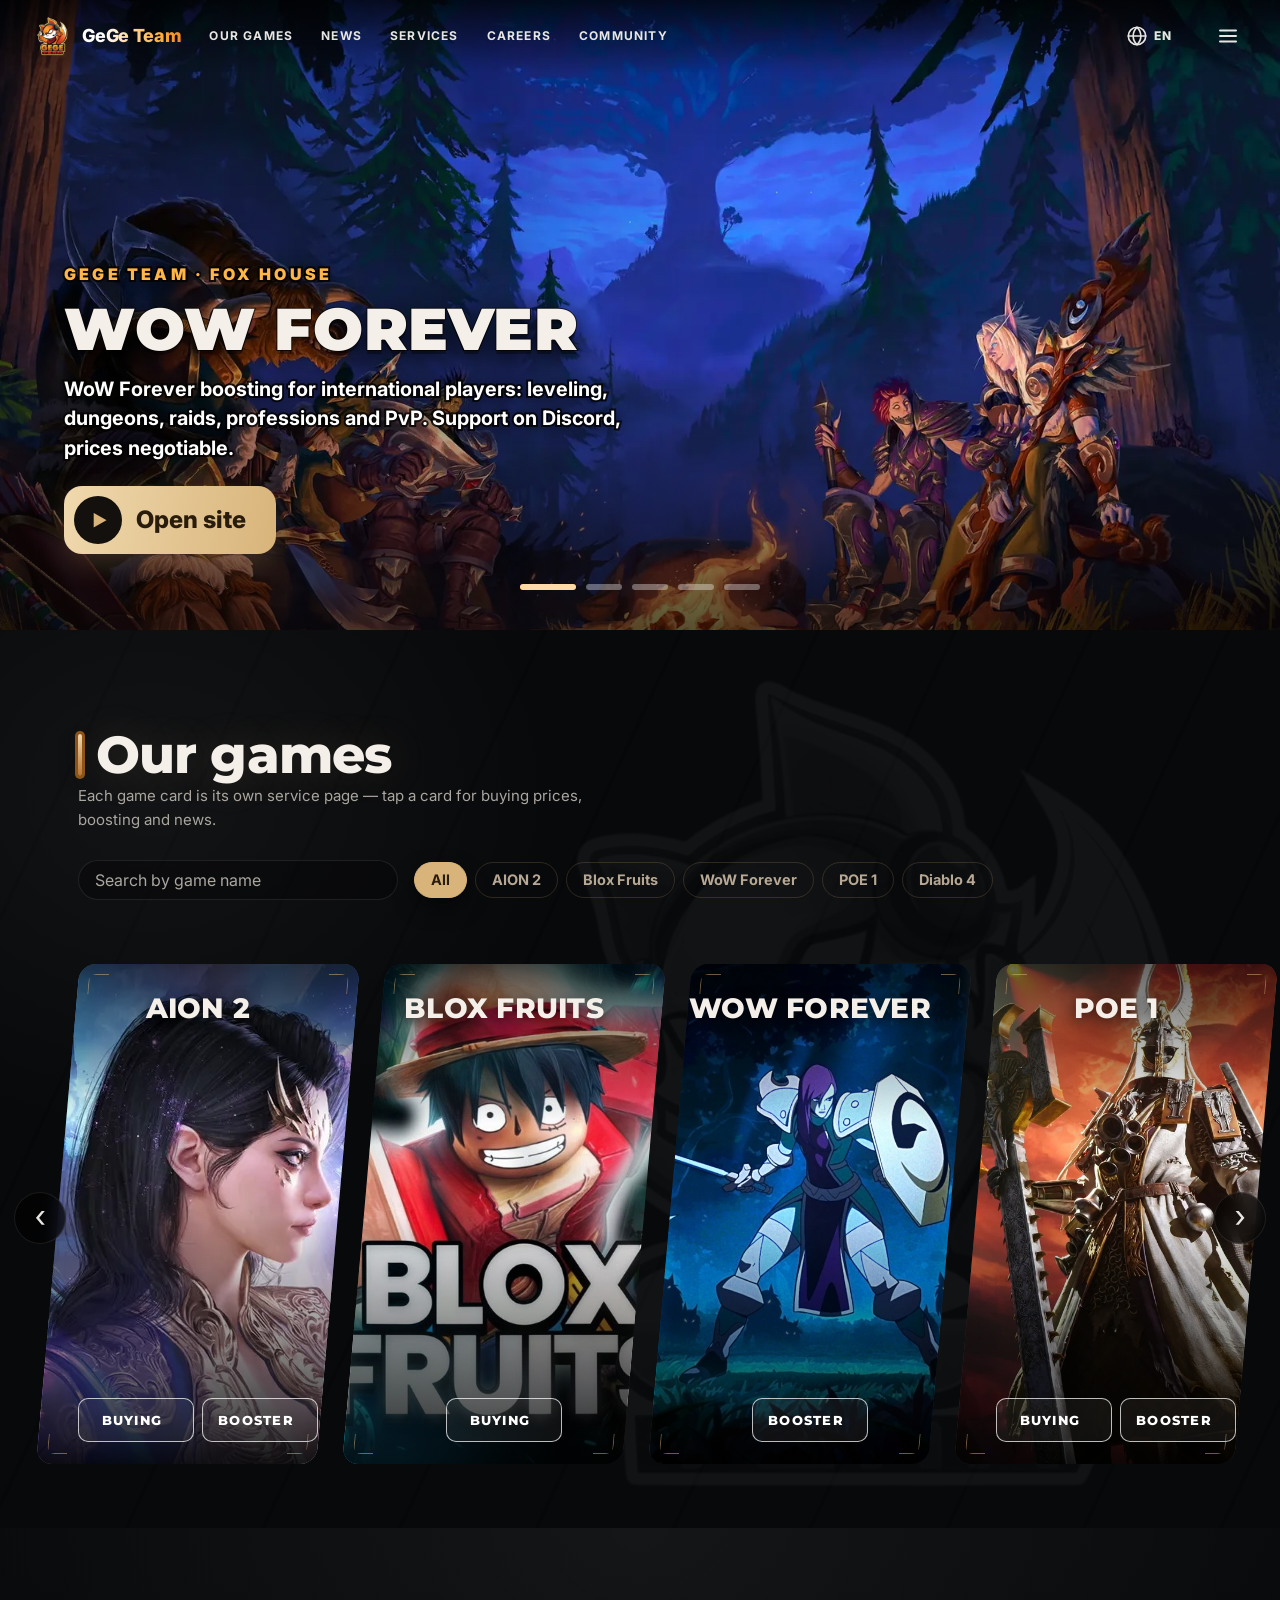
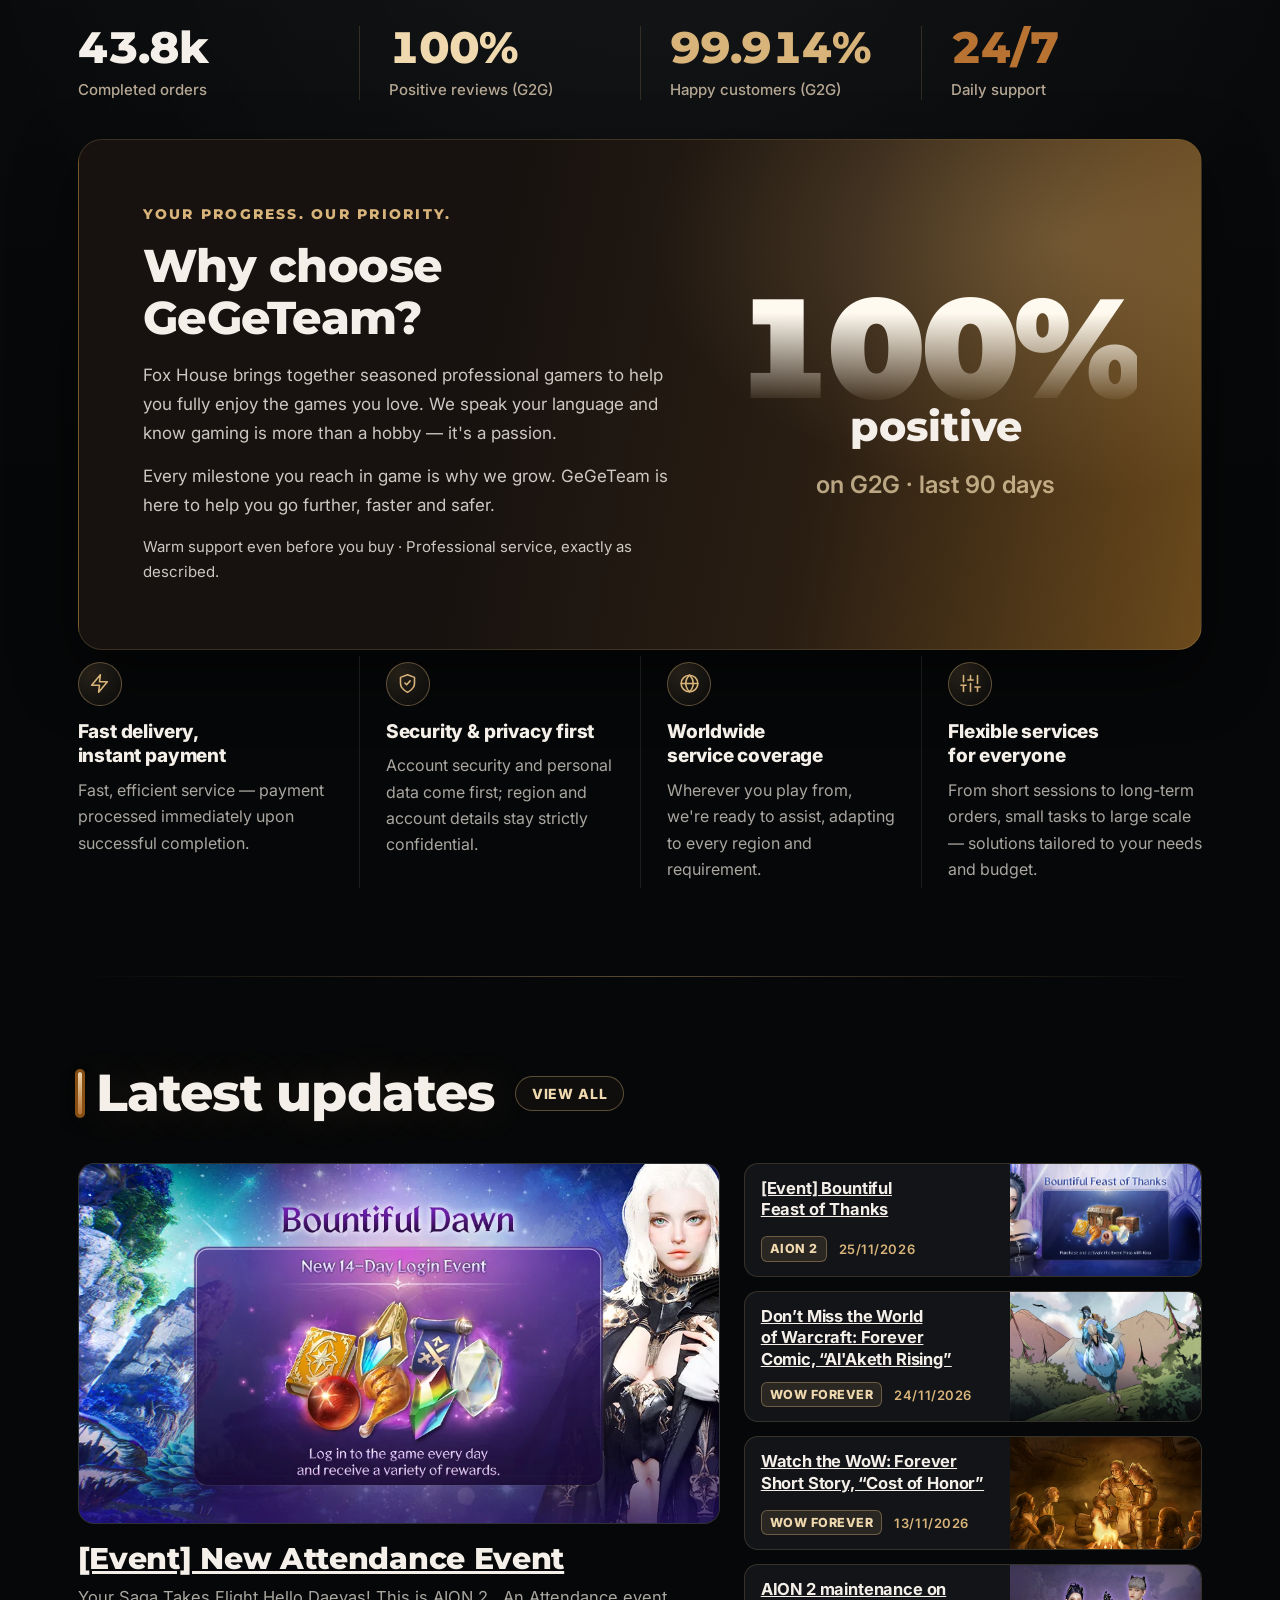
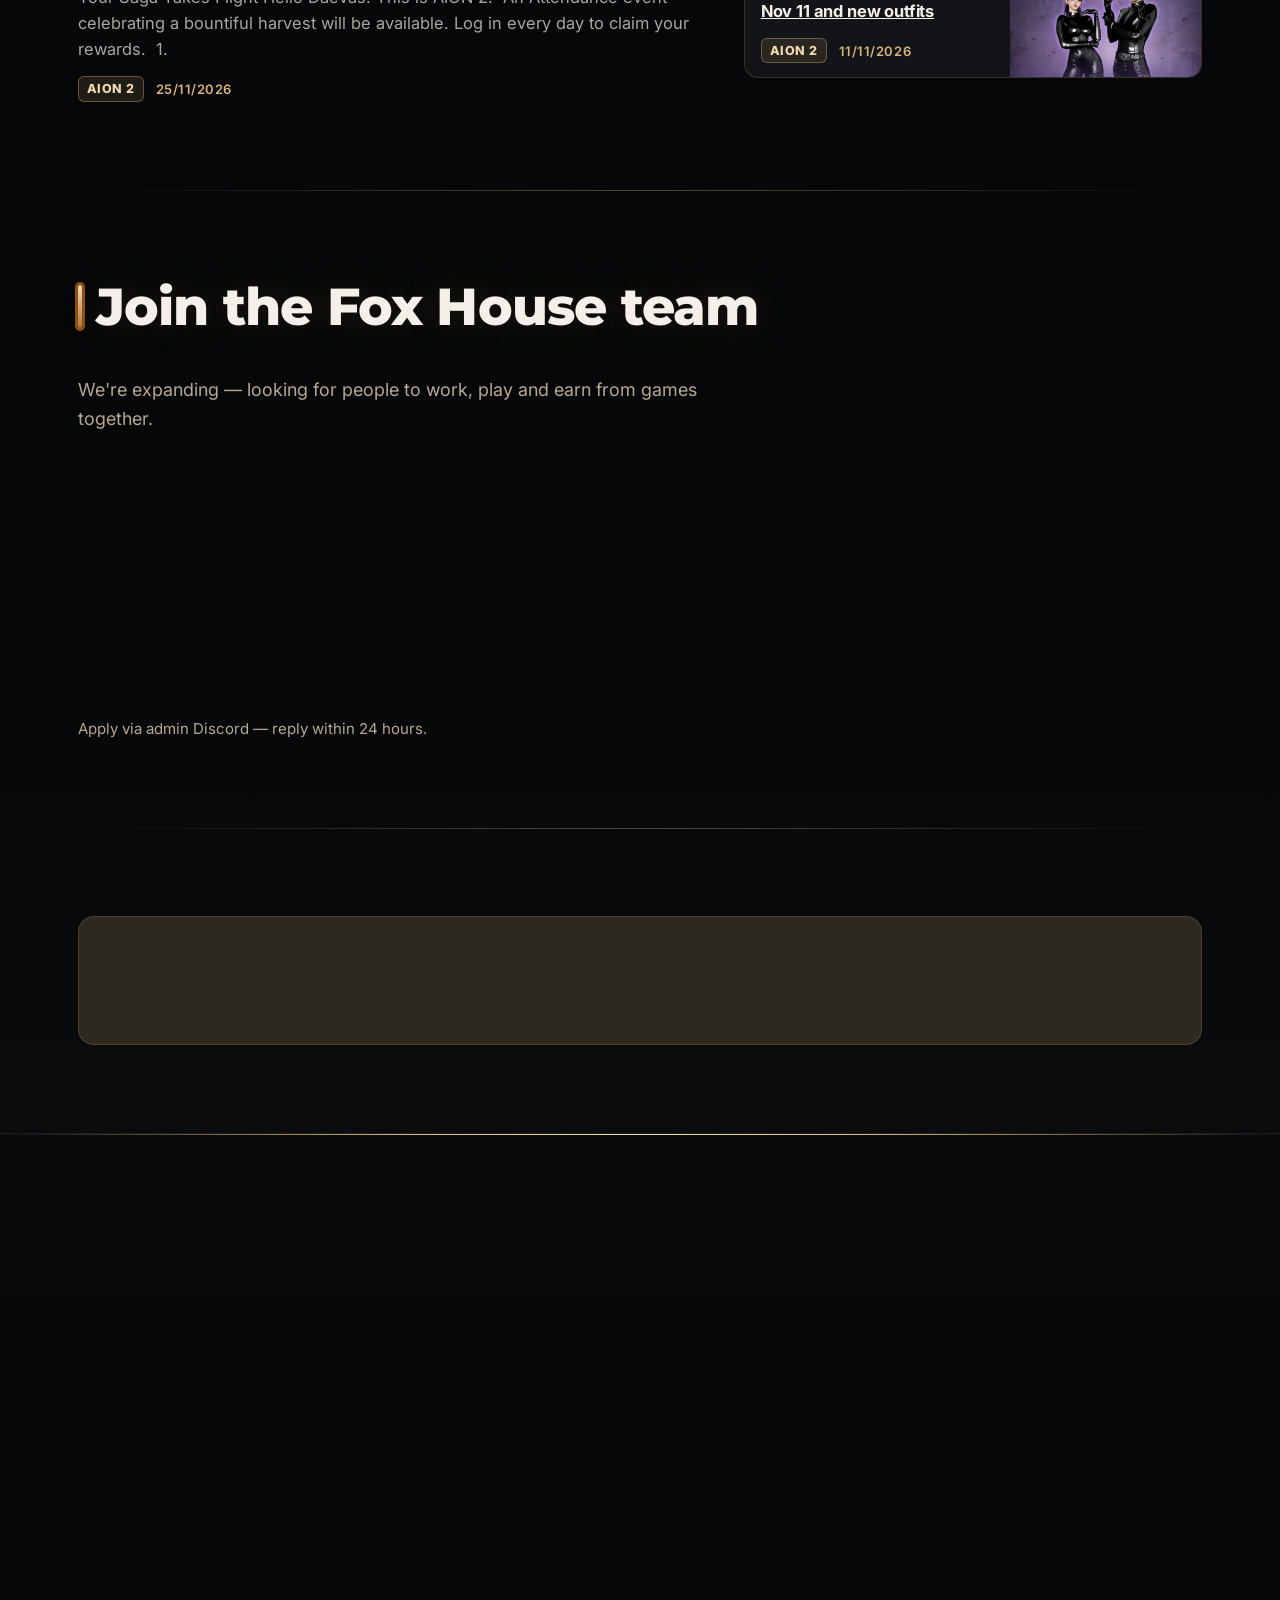
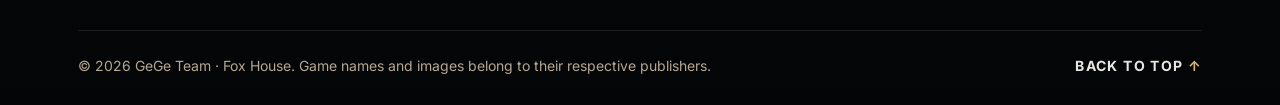
<file: index.html>
<!doctype html>
<html lang="vi">
<head>
  <meta charset="utf-8">
  <meta name="viewport" content="width=device-width, initial-scale=1">
  <title>GeGe Team (Nhà Cáo) — Cộng đồng và giao dịch game</title>
  <meta name="description" content="GeGe Team (Nhà Cáo) là cộng đồng game thủ và đội giao dịch game Việt Nam. Chọn game, xem tin tức và kết nối với team qua Zalo, Facebook.">
  <meta property="og:title" content="GeGe Team (Nhà Cáo)">
  <meta property="og:description" content="Cộng đồng game thủ và đội giao dịch game Việt Nam.">
  <meta property="og:type" content="website">
  <meta property="og:image" content="assets/logo.webp">
  <link rel="icon" href="assets/favicon.png" type="image/png">
  <link rel="preconnect" href="https://fonts.googleapis.com">
  <link rel="preconnect" href="https://fonts.gstatic.com" crossorigin>
  <link href="https://fonts.googleapis.com/css2?family=Inter:wght@400;500;600;700;800&family=Montserrat:wght@700;800;900&display=swap" rel="stylesheet">
  <meta name="theme-color" content="#131211">
  <link rel="stylesheet" href="css/styles.css?v=82">
</head>
<body>
  <a class="skip" href="#games" data-i18n="skip">Đến danh mục game</a>

  <header class="topbar">
    <div class="topbar-in">
      <a class="brand" href="#top">
        <img src="assets/logo.webp" alt="" width="40" height="40">
        <span>GeGe Team</span>
      </a>
      <nav class="nav" aria-label="Điều hướng chính" data-i18n-aria="navLabel">
        <a href="#games" data-i18n="navGames">Game của chúng tôi</a>
        <a href="#news" data-i18n="navNews">Tin tức</a>
        <a href="#about" data-i18n="navAbout">Dịch vụ</a>
        <a href="#recruit" data-i18n="navRecruit">Tuyển dụng</a>
        <a href="#community" data-i18n="navCommunity">Cộng đồng</a>
      </nav>
      <div class="menu-wrap">
      <button class="icon-btn lang-btn" id="lang-btn" type="button" aria-expanded="false" aria-controls="lang-panel" aria-label="Language / Ngôn ngữ">
        <svg viewBox="0 0 24 24" width="22" height="22" fill="none" stroke="currentColor" stroke-width="1.8" stroke-linecap="round" aria-hidden="true"><circle cx="12" cy="12" r="9.5"/><path d="M2.5 12h19M12 2.5c2.8 2.6 4.2 5.8 4.2 9.5s-1.4 6.9-4.2 9.5c-2.8-2.6-4.2-5.8-4.2-9.5S9.2 5.1 12 2.5z"/></svg>
        <span id="lang-label">EN</span>
      </button>
        <div class="menu-panel lang-panel" id="lang-panel" role="group" aria-label="Language" hidden>
          <button type="button" class="lang-item" data-lang="en" aria-pressed="true">English <small>EN</small></button>
          <button type="button" class="lang-item" data-lang="vi" aria-pressed="false">Tiếng Việt <small>VI</small></button>
          <button type="button" class="lang-item" data-lang="id" aria-pressed="false">Bahasa Indonesia <small>ID</small></button>
          <button type="button" class="lang-item" data-lang="fil" aria-pressed="false">Filipino <small>PH</small></button>
          <button type="button" class="lang-item" data-lang="ru" aria-pressed="false">Русский <small>RU</small></button>
        </div>
      </div>
      <div class="menu-wrap">
        <button class="icon-btn" id="menu-btn" type="button" aria-expanded="false" aria-controls="menu-panel" aria-label="Menu">
          <svg viewBox="0 0 24 24" width="24" height="24" fill="none" stroke="currentColor" stroke-width="2" stroke-linecap="round" aria-hidden="true"><path d="M4 6.5h16M4 12h16M4 17.5h16"/></svg>
        </button>
        <div class="menu-panel" id="menu-panel" hidden>
          <button type="button" class="menu-item" data-action="login" data-i18n="menuLogin">Đăng nhập</button>
          <button type="button" class="menu-item" data-action="register" data-i18n="menuRegister">Đăng ký</button>
          <button type="button" class="menu-item" data-action="find" data-i18n="menuFind">Tìm game</button>
          <a class="menu-item" href="https://discord.gg/t2fPyUPGY" target="_blank" rel="noopener" data-i18n="menuZalo">Liên hệ Discord</a>
          <button type="button" class="menu-item" data-action="settings" data-i18n="menuSettings">Cài đặt</button>
        </div>
      </div>
    </div>
  </header>

  <main id="top">
    <section class="hero" aria-roledescription="carousel" aria-label="Nổi bật" data-i18n-aria="heroLabel">
      <div class="hero-slides" id="hero-slides"></div>
      <div class="hero-dots" id="hero-dots" role="group" aria-label="Chọn slide"></div>
    </section>

    <section class="games-section" id="games" aria-labelledby="games-title">
      <div class="wrap">
        <div class="head-row">
          <h2 id="games-title" data-i18n="gamesTitle">Trò chơi của chúng tôi</h2>
          
        </div>
        <p class="games-lead" data-i18n="gamesLead">Mỗi thẻ game là một trang dịch vụ — bấm vào thẻ để xem bảng giá thu mua, booster và tin tức của game đó.</p>
        <div class="filters">
          <label class="search">
            <span class="sr-only" data-i18n="menuFind">Tìm game</span>
            <input id="game-search" type="search" placeholder="Tìm theo tên game" data-i18n-placeholder="searchPh" autocomplete="off">
          </label>
          <div class="chips" id="genre-filters" role="group" aria-label="Lọc theo thể loại" data-i18n-aria="genreLabel"></div>
        </div>
      </div>
      <div class="carousel-wrap">
        <button class="arrow arrow-prev" id="games-prev" type="button" aria-label="Game trước" data-i18n-aria="prevGame">‹</button>
        <div class="carousel" id="game-grid" tabindex="0" aria-label="Danh sách game" data-i18n-aria="gameList"></div>
        <button class="arrow arrow-next" id="games-next" type="button" aria-label="Game sau" data-i18n-aria="nextGame">›</button>
      </div>
      <div class="wrap"><p class="empty" id="game-empty" hidden data-i18n="gameEmpty">Không có game phù hợp. Thử từ khóa khác hoặc chọn "Tất cả".</p></div>
    </section>

    <div class="flow">
    <section class="why" id="why" aria-labelledby="why-title">
      <div class="wrap">
        <div class="why-stats">
          <div class="why-stat"><strong>43.8k</strong><span data-i18n="whyS1">Đơn hàng hoàn tất</span></div>
          <div class="why-stat"><strong>100%</strong><span data-i18n="whyS2">Đánh giá tốt (G2G)</span></div>
          <div class="why-stat"><strong>99.914%</strong><span data-i18n="whyS3">Khách hàng hài lòng (G2G)</span></div>
          <div class="why-stat"><strong>24/7</strong><span data-i18n="whyS4">Hỗ trợ mỗi ngày</span></div>
        </div>
        <div class="why-statement">
          <div>
            <p class="why-eyebrow" data-i18n="whyLead">Tiến độ của bạn. Ưu tiên của chúng tôi.</p>
            <h2 id="why-title" data-i18n="whyTitle">Tại sao chọn GeGeTeam?</h2>
            <p class="why-story" data-i18n="whyStory1">Nhà Cáo quy tụ anh em game thủ chuyên nghiệp để giúp bạn tận hưởng trọn vẹn tựa game mình yêu. Chúng tôi nói ngôn ngữ của bạn và hiểu rằng game không chỉ là sở thích — đó là đam mê.</p>
            <p class="why-story" data-i18n="whyStory2">Mỗi cột mốc bạn đạt được trong game cũng là lý do chúng tôi lớn lên. GeGeTeam ở đây để giúp bạn đi xa hơn, nhanh hơn và an toàn hơn.</p>
            <p class="why-story why-note-inline" data-i18n="whyNote">Hỗ trợ tận tình kể cả khi bạn chưa mua hàng · Dịch vụ chuyên nghiệp, đúng như mô tả.</p>
          </div>
          <div class="why-giant">
            <strong>100%</strong>
            <span class="why-giant-word" data-i18n="whyGiantWord">đánh giá tốt</span>
            <span class="why-giant-sub" data-i18n="whyGiantSub">trên G2G · 90 ngày qua</span>
          </div>
        </div>
        <div class="why-panel">
          <div class="why-grid">
            <article class="why-card">
              <span class="why-icon" aria-hidden="true"><svg viewBox="0 0 24 24"><path d="M13 2 3 14h9l-1 8 10-12h-9l1-8z"/></svg></span>
              <h3 data-i18n="why1Title">Giao hàng nhanh, thanh toán ngay</h3>
              <p data-i18n="why1Text">Dịch vụ nhanh chóng, hiệu quả; thanh toán ngay sau khi hoàn tất thành công.</p>
            </article>
            <article class="why-card">
              <span class="why-icon" aria-hidden="true"><svg viewBox="0 0 24 24"><path d="M12 22s8-3.5 8-10V5l-8-3-8 3v7c0 6.5 8 10 8 10z"/><path d="m9 11.5 2 2 4-4.5"/></svg></span>
              <h3 data-i18n="why2Title">Ưu tiên an toàn & bảo mật</h3>
              <p data-i18n="why2Text">An toàn tài khoản và thông tin cá nhân đặt lên hàng đầu; thông tin khu vực, tài khoản được giữ bí mật.</p>
            </article>
            <article class="why-card">
              <span class="why-icon" aria-hidden="true"><svg viewBox="0 0 24 24"><circle cx="12" cy="12" r="9.5"/><path d="M2.5 12h19M12 2.5c2.8 2.6 4.2 5.8 4.2 9.5s-1.4 6.9-4.2 9.5c-2.8-2.6-4.2-5.8-4.2-9.5S9.2 5.1 12 2.5z"/></svg></span>
              <h3 data-i18n="why3Title">Phục vụ khách hàng toàn cầu</h3>
              <p data-i18n="why3Text">Dù bạn ở đâu, chúng tôi luôn sẵn sàng hỗ trợ, linh hoạt theo từng khu vực và yêu cầu.</p>
            </article>
            <article class="why-card">
              <span class="why-icon" aria-hidden="true"><svg viewBox="0 0 24 24"><path d="M4 21v-7M4 10V3M12 21v-9M12 8V3M20 21v-5M20 12V3M1 14h6M9 8h6M17 16h6"/></svg></span>
              <h3 data-i18n="why4Title">Dịch vụ linh hoạt cho mọi nhu cầu</h3>
              <p data-i18n="why4Text">Từ đơn ngắn hạn đến dài hạn, nhỏ lẻ đến quy mô lớn — luôn có giải pháp hợp nhu cầu và ngân sách.</p>
            </article>
          </div>
        </div>
      </div>
    </section>

    <section class="news-section" id="news" aria-labelledby="news-title">
      <div class="wrap">
        <div class="head-row">
          <h2 id="news-title" data-i18n="newsTitle">Cập nhật mới nhất</h2>
          <button class="tag-btn" id="news-more" type="button">Xem tất cả</button>
        </div>
        <div class="news-grid">
          <div id="news-featured"></div>
          <div class="news-list" id="news-list"></div>
        </div>
      </div>
    </section>

    <section class="recruit" id="recruit" aria-labelledby="recruit-title">
      <div class="wrap">
        <div class="head-row"><h2 id="recruit-title" data-i18n="recruitTitle">Tuyển dụng Nhà Cáo</h2></div>
        <p class="services-lead" data-i18n="recruitLead">Team đang mở rộng — tìm anh em cùng làm, cùng chơi, cùng kiếm tiền từ game.</p>
        <div class="rec-grid">
          <article class="rec-card">
            <span class="why-icon" aria-hidden="true"><svg viewBox="0 0 24 24"><path d="M13 2 3 14h9l-1 8 10-12h-9l1-8z"/></svg></span>
            <h3 data-i18n="recruit1Title">Booster (cày thuê)</h3>
            <p data-i18n="recruit1Text">Nhận đơn cày cấp, dungeon, raid, PvP theo game bạn thạo. Chủ động thời gian, chia sẻ doanh thu rõ ràng.</p>
            <a class="rec-apply" href="https://discord.gg/t2fPyUPGY" target="_blank" rel="noopener"><span data-i18n="recruitApply">Ứng tuyển</span> →</a>
          </article>
          <article class="rec-card">
            <span class="why-icon" aria-hidden="true"><svg viewBox="0 0 24 24"><path d="M4 14v-2a8 8 0 0 1 16 0v2"/><rect x="3" y="14" width="4" height="6" rx="1.5"/><rect x="17" y="14" width="4" height="6" rx="1.5"/></svg></span>
            <h3 data-i18n="recruit2Title">Support & trực đơn</h3>
            <p data-i18n="recruit2Text">Trực Discord/Zalo, báo giá và chăm sóc khách. Ca linh hoạt, đào tạo từ đầu.</p>
            <a class="rec-apply" href="https://discord.gg/t2fPyUPGY" target="_blank" rel="noopener"><span data-i18n="recruitApply">Ứng tuyển</span> →</a>
          </article>
        </div>
        <p class="rec-note" data-i18n="recruitNote">Ứng tuyển qua Discord admin — phản hồi trong 24 giờ.</p>
      </div>
    </section>

    <section class="cta" id="community">
      <div class="wrap">
        <div class="community-grid" id="community-grid"></div>
      </div>
    </section>
    </div>
  </main>

  <footer class="footer">
    <div class="wrap">
      <div class="footer-top">
        <div class="footer-brand">
          <a class="fox-home" href="/" title="Về trang chủ GeGe Team"><img src="assets/logo.webp" alt="Về trang chủ GeGe Team" width="64" height="64"></a>
          <div>
            <strong>GeGe Team</strong>
            <span data-i18n="footerTag">Nhà Cáo · Cộng đồng và giao dịch game</span>
          </div>
        </div>
        <p class="footer-about" data-i18n="footerAbout">Cộng đồng game thủ và đội giao dịch game Việt Nam: tin tức, thu mua và booster cho các game anh em đang chơi.</p>
        <div class="footer-socials" id="footer-socials"></div>
      </div>
      <div class="footer-cols">
        <nav aria-labelledby="f-games">
          <h3 id="f-games" data-i18n="footerGamesTitle">Game</h3>
          <ul id="footer-games"></ul>
        </nav>
        <nav aria-labelledby="f-explore">
          <h3 id="f-explore" data-i18n="footerExplore">Khám phá</h3>
          <ul>
            <li><a href="#games" data-i18n="navGames">Game của chúng tôi</a></li>
            <li><a href="#news" data-i18n="navNews">Tin tức</a></li>
            <li><a href="#about" data-i18n="navAbout">Dịch vụ</a></li>
            <li><a href="#why" data-i18n="navWhy">Vì sao chọn chúng tôi</a></li>
            <li><a href="#recruit" data-i18n="navRecruit">Tuyển dụng</a></li>
            <li><a href="#community" data-i18n="navCommunity">Cộng đồng</a></li>
          </ul>
        </nav>
        <nav aria-labelledby="f-contact">
          <h3 id="f-contact" data-i18n="footerContact">Liên hệ</h3>
          <ul id="footer-contact"></ul>
        </nav>
        <div class="footer-card">
          <span data-i18n="footerHours">Hỗ trợ qua Discord mỗi ngày</span>
          <a class="footer-phone" href="https://discord.gg/t2fPyUPGY" target="_blank" rel="noopener">Discord GeGe Team</a>
          <a class="btn btn-primary" href="https://discord.gg/t2fPyUPGY" target="_blank" rel="noopener" data-i18n="zaloFull">Liên hệ qua Discord</a>
        </div>
      </div>
      <div class="footer-bottom">
        <p class="legal">© <span id="year"></span> <span data-i18n="brandTag">GeGe Team · Nhà Cáo</span>. <span data-i18n="legal">Tên và hình ảnh game thuộc về nhà phát hành tương ứng.</span></p>
        <a class="to-top" href="#top" data-i18n="backTop">Lên đầu trang</a>
      </div>
    </div>
  </footer>

  <dialog class="dialog" id="soon-dialog" aria-labelledby="soon-title">
    <h2 id="soon-title"></h2>
    <p id="soon-text" data-i18n="soonText">Website riêng của game này sắp ra mắt. Trong lúc chờ, bạn có thể liên hệ admin để được hỗ trợ.</p>
    <div class="actions">
      <a class="btn btn-primary" href="https://discord.gg/t2fPyUPGY" target="_blank" rel="noopener" data-i18n="zaloFull">Liên hệ qua Discord</a>
      <button class="btn btn-ghost" data-close type="button" data-i18n="close">Đóng</button>
    </div>
  </dialog>

  <dialog class="dialog" id="account-dialog" aria-labelledby="account-title">
    <h2 id="account-title"></h2>
    <p data-i18n="accountText">Tài khoản thành viên chưa mở. Hiện tại bạn không cần đăng nhập để xem tin và bảng giá. Cần hỗ trợ thì liên hệ admin qua Zalo.</p>
    <div class="actions">
      <a class="btn btn-primary" href="https://discord.gg/t2fPyUPGY" target="_blank" rel="noopener" data-i18n="zaloFull">Liên hệ qua Discord</a>
      <button class="btn btn-ghost" data-close type="button" data-i18n="close">Đóng</button>
    </div>
  </dialog>

  <dialog class="dialog" id="settings-dialog" aria-labelledby="settings-title">
    <h2 id="settings-title" data-i18n="menuSettings">Cài đặt</h2>
    <div class="setting">
      <label for="set-lang" data-i18n="setLang">Ngôn ngữ</label>
      <select id="set-lang">
        <option value="en">English</option>
        <option value="vi">Tiếng Việt</option>
        <option value="id">Bahasa Indonesia</option>
        <option value="fil">Filipino</option>
        <option value="ru">Русский</option>
      </select>
    </div>
    <div class="setting">
      <label for="set-auto" data-i18n="setAuto">Tự chuyển slide ở đầu trang</label>
      <input id="set-auto" type="checkbox">
    </div>
    <div class="actions">
      <button class="btn btn-primary" data-close type="button" data-i18n="close">Đóng</button>
    </div>
  </dialog>

  <!-- ?v= là số phiên bản: tăng lên mỗi khi sửa data.js/app.js/styles.css để trình duyệt không dùng bản cũ đã lưu -->
  <script src="js/data.js?v=70"></script>
  <script src="js/news-auto.js"></script>
  <script src="js/app.js?v=82"></script>
</body>
</html>
</file>
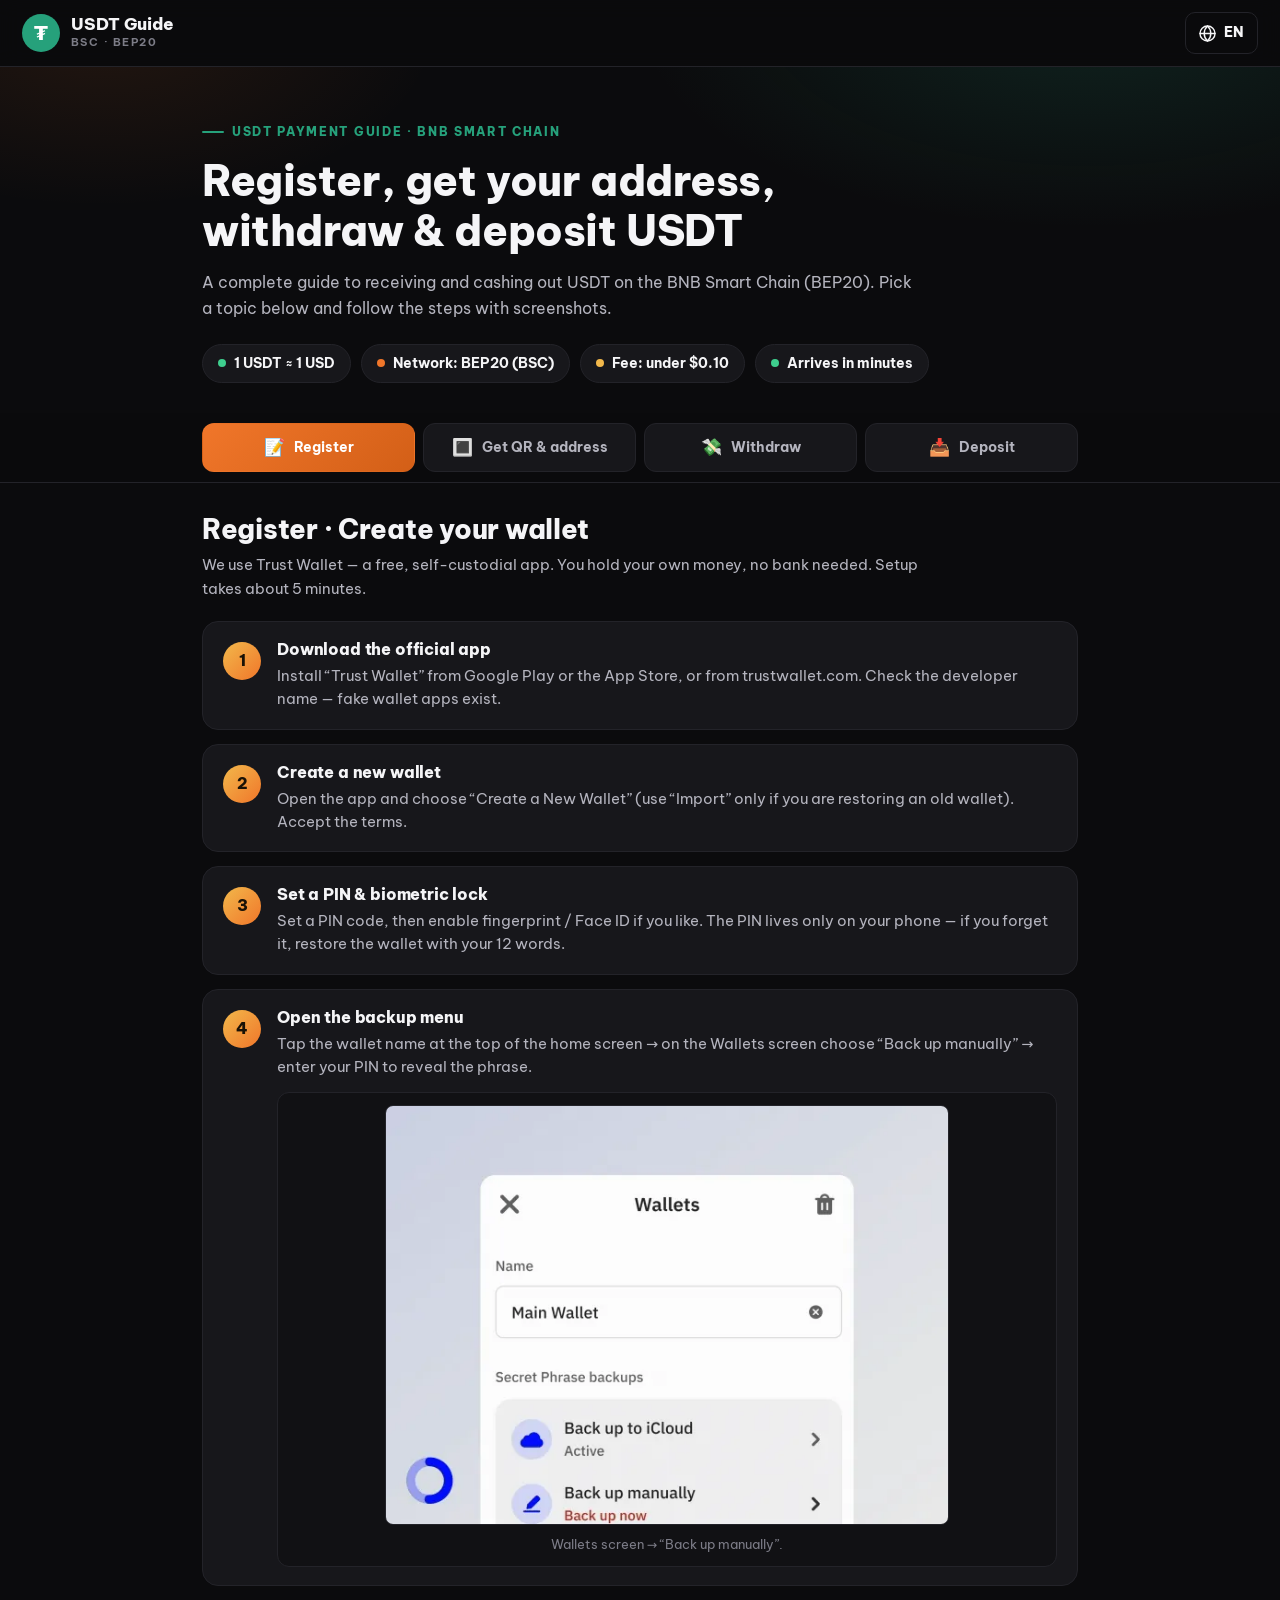
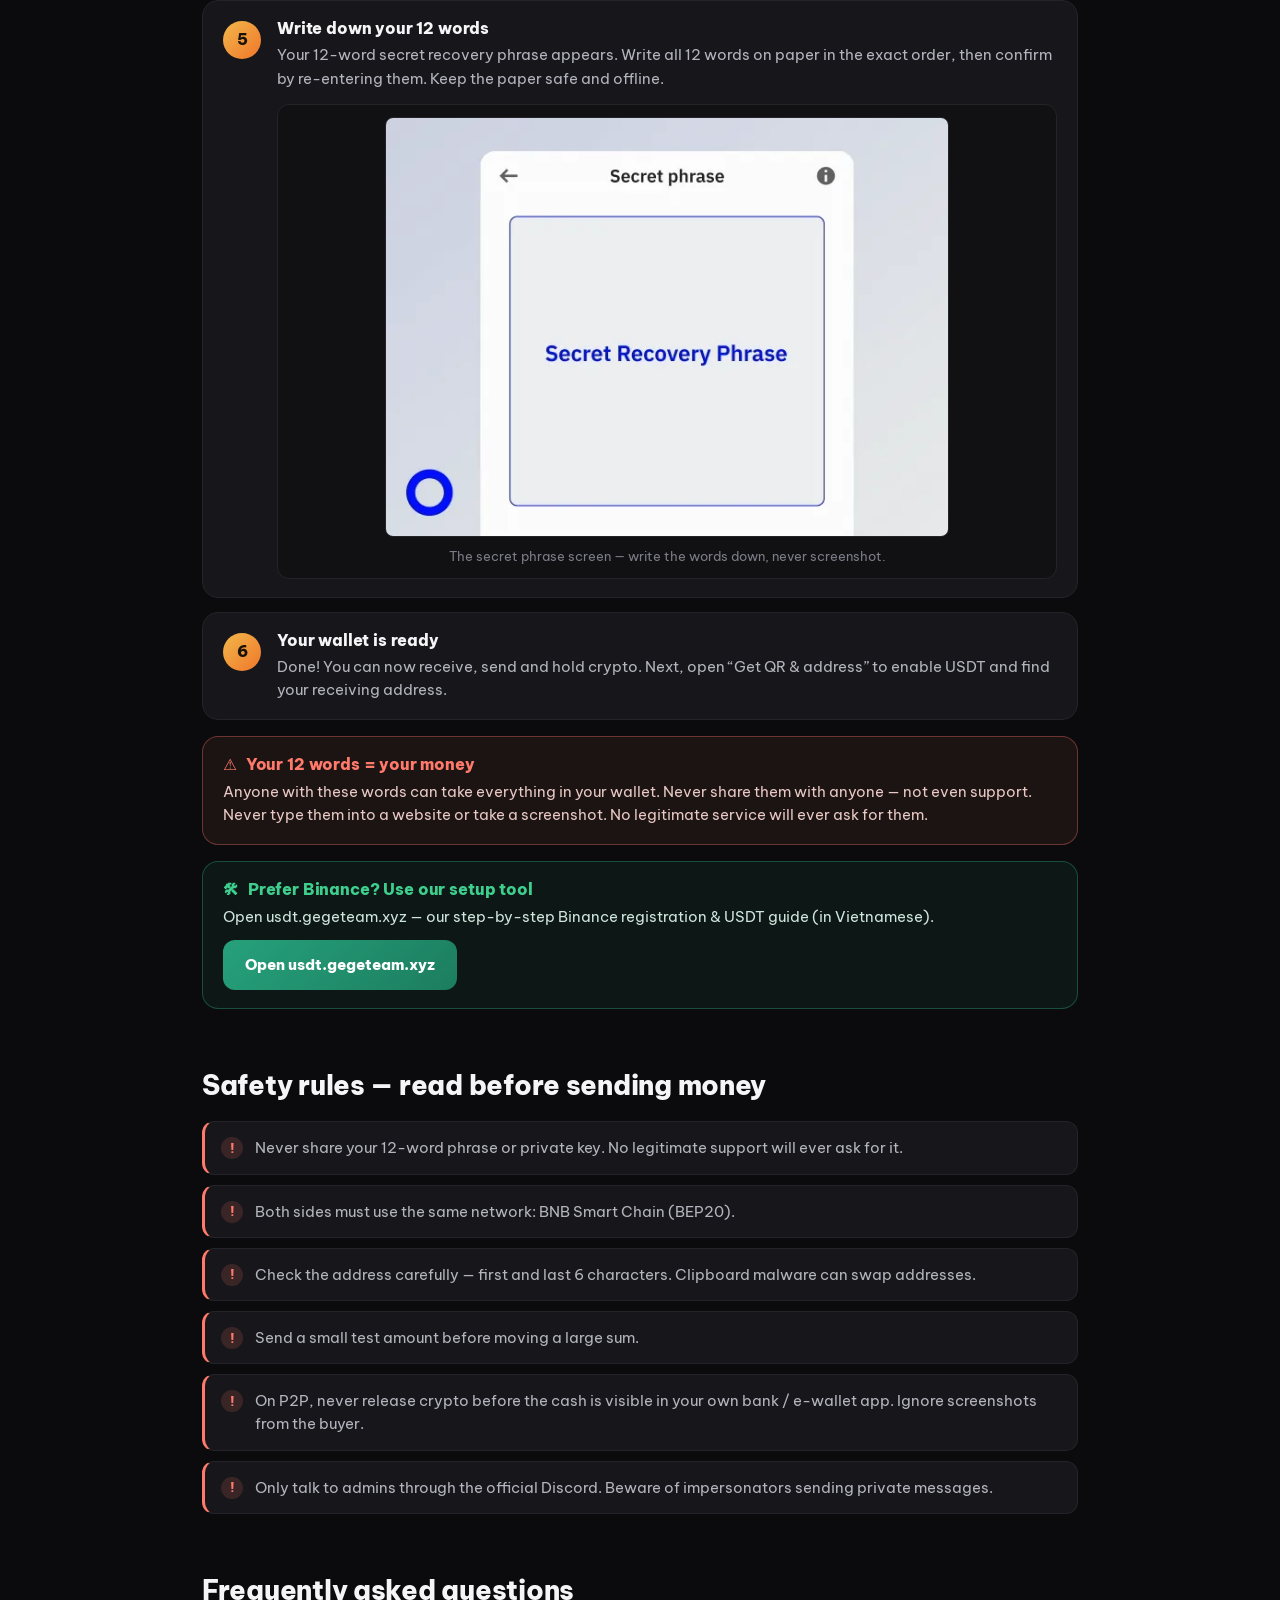
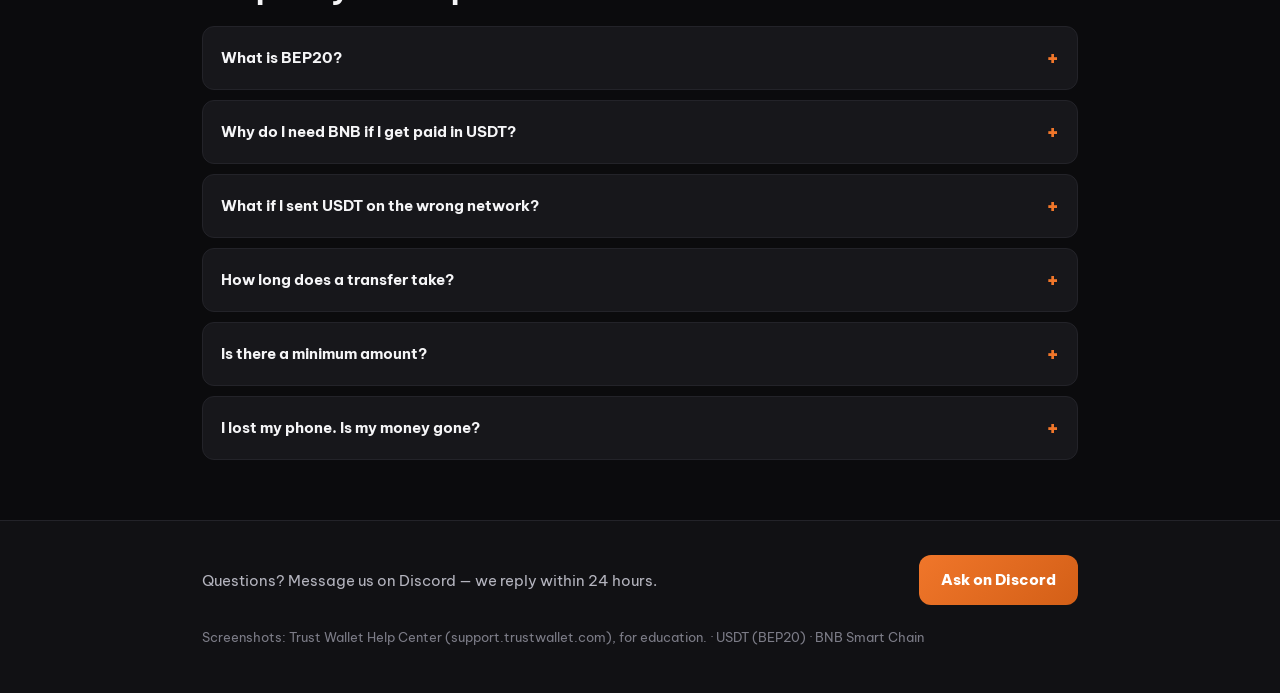
<file: guides/usdt-wallet/index.html>
<!doctype html>
<html lang="en">
<head>
<meta charset="utf-8" />
<meta name="viewport" content="width=device-width, initial-scale=1, viewport-fit=cover" />
<meta name="color-scheme" content="dark" />
<link rel="icon" href="data:image/svg+xml,%3Csvg xmlns='http://www.w3.org/2000/svg' viewBox='0 0 32 32'%3E%3Ccircle cx='16' cy='16' r='16' fill='%2326a17b'/%3E%3Ctext x='16' y='22' font-size='18' font-family='Arial' font-weight='bold' fill='white' text-anchor='middle'%3E%E2%82%AE%3C/text%3E%3C/svg%3E" type="image/svg+xml" />
<title>USDT Wallet Guide — BSC BEP20</title>
<meta name="description" content="Step-by-step USDT guide on BNB Smart Chain (BEP20): register a wallet, get your QR code & address, withdraw to cash, and deposit. English, Tiếng Việt, Bahasa Indonesia, Filipino." />
<link rel="preconnect" href="https://fonts.googleapis.com" />
<link rel="preconnect" href="https://fonts.gstatic.com" crossorigin />
<link href="https://fonts.googleapis.com/css2?family=Be+Vietnam+Pro:wght@400;500;600;700;800&display=swap" rel="stylesheet" />
<style>
  :root{
    --bg:#0b0b0d; --bg2:#111114; --panel:#17171b; --panel2:#1f1f24;
    --line:#2e2e36; --line-soft:#232329;
    --fox:#f0762a; --fox-deep:#d35f17; --gold:#f2b84b;
    --green:#3ecf8e; --usdt:#26a17b; --red:#ff7a6b;
    --ink:#f5f5f7; --ink-dim:#b4b4be; --ink-faint:#7c7c87; --radius:16px;
  }
  *{box-sizing:border-box}
  html{scroll-behavior:smooth}
  body{margin:0;background:var(--bg);color:var(--ink);font-family:"Be Vietnam Pro",system-ui,-apple-system,"Segoe UI",sans-serif;font-size:16px;line-height:1.6}
  h1,h2,h3{font-weight:800;letter-spacing:-.01em;line-height:1.2;margin:0}
  p{margin:0}
  a{color:var(--gold)}
  button{font:inherit;cursor:pointer;color:inherit}
  img{display:block;max-width:100%}
  :focus-visible{outline:2px solid var(--fox);outline-offset:2px}
  [hidden]{display:none !important}
  .wrap{max-width:920px;margin:0 auto;padding:0 22px}

  /* topbar */
  .topbar{position:sticky;top:0;z-index:40;display:flex;align-items:center;gap:14px;padding:12px 22px;background:rgba(11,11,13,.92);backdrop-filter:blur(10px);border-bottom:1px solid var(--line-soft)}
  .brand{display:flex;align-items:center;gap:11px;color:var(--ink);text-decoration:none}
  .brand .logo{width:38px;height:38px;border-radius:50%;background:var(--usdt);display:flex;align-items:center;justify-content:center;font-weight:800;font-size:20px;color:#fff;flex:0 0 auto}
  .brand .bname{display:block;font-weight:800;font-size:17px;line-height:1.1}
  .brand .bsub{display:block;font-size:10.5px;color:var(--ink-faint);letter-spacing:.14em;text-transform:uppercase;font-weight:700}
  .top-tools{display:flex;align-items:center;gap:10px;margin-left:auto}
  .lang-menu{position:relative}
  .lang-btn{display:flex;align-items:center;gap:7px;background:transparent;border:1px solid var(--line-soft);border-radius:10px;color:var(--ink);padding:8px 12px;min-height:42px;font-weight:800;font-size:13.5px;letter-spacing:.04em}
  .lang-btn:hover,.lang-btn[aria-expanded="true"]{background:var(--panel)}
  .lang-list{position:absolute;right:0;top:calc(100% + 8px);min-width:210px;background:var(--panel);border:1px solid var(--line);border-radius:12px;padding:6px;box-shadow:0 14px 40px rgba(0,0,0,.5);display:flex;flex-direction:column;gap:2px}
  .lang-list button{display:flex;align-items:center;justify-content:space-between;gap:10px;background:transparent;border:0;border-radius:8px;padding:9px 12px;font-size:14px;font-weight:600;text-align:left}
  .lang-list button small{color:var(--ink-faint);font-weight:700}
  .lang-list button:hover{background:var(--panel2)}
  .lang-list button[aria-pressed="true"],.lang-list button[aria-pressed="true"] small{color:var(--fox)}

  /* hero */
  .hero{position:relative;padding:48px 0 30px;background:radial-gradient(700px 340px at 85% -60px, rgba(38,161,123,.16), transparent 65%),radial-gradient(560px 300px at 8% -40px, rgba(240,118,42,.10), transparent 60%)}
  .kicker{display:inline-flex;align-items:center;gap:8px;font-size:12px;font-weight:800;letter-spacing:.14em;text-transform:uppercase;color:var(--usdt);margin-bottom:14px}
  .kicker::before{content:"";width:22px;height:2px;background:var(--usdt);border-radius:2px}
  .hero h1{font-size:clamp(27px,5vw,42px);max-width:760px}
  .hero .lead{margin-top:14px;color:var(--ink-dim);font-size:16px;max-width:720px}
  .chips{display:flex;flex-wrap:wrap;gap:10px;margin-top:22px}
  .chip{display:inline-flex;align-items:center;gap:8px;background:var(--panel);border:1px solid var(--line-soft);border-radius:999px;padding:8px 15px;font-size:13.5px;font-weight:700}
  .chip .dot{width:8px;height:8px;border-radius:50%;background:var(--green);flex:0 0 auto}
  .chip.gold .dot{background:var(--gold)}
  .chip.fox .dot{background:var(--fox)}

  /* topic tabs */
  .tabbar{position:sticky;top:63px;z-index:30;background:rgba(11,11,13,.94);backdrop-filter:blur(10px);border-bottom:1px solid var(--line-soft)}
  .tabbar-in{max-width:920px;margin:0 auto;padding:10px 22px;display:flex;gap:8px;overflow-x:auto;scrollbar-width:none}
  .tabbar-in::-webkit-scrollbar{display:none}
  .tab{flex:1 1 0;min-width:130px;display:flex;align-items:center;justify-content:center;gap:9px;background:var(--panel);border:1px solid var(--line-soft);border-radius:12px;padding:12px 14px;font-weight:700;font-size:14px;color:var(--ink-dim);white-space:nowrap;transition:.15s}
  .tab .ic{font-size:17px;line-height:1}
  .tab:hover{color:var(--ink);border-color:var(--ink-faint)}
  .tab[aria-selected="true"]{background:linear-gradient(135deg,var(--fox),var(--fox-deep));border-color:transparent;color:#fff}

  /* sections / steps */
  section{padding:30px 0}
  .sec-head{margin-bottom:20px}
  .sec-head h2{font-size:clamp(21px,3.4vw,27px)}
  .sec-head .sub{margin-top:8px;color:var(--ink-dim);font-size:15px;max-width:720px}
  .steps{display:flex;flex-direction:column;gap:14px}
  .step{display:flex;gap:16px;background:var(--panel);border:1px solid var(--line-soft);border-radius:var(--radius);padding:18px 20px}
  .step .num{flex:0 0 auto;width:38px;height:38px;border-radius:50%;display:flex;align-items:center;justify-content:center;font-weight:800;font-size:16px;color:#1a1206;background:linear-gradient(135deg,var(--gold),var(--fox));margin-top:2px}
  .step .body{flex:1 1 auto;min-width:0}
  .step h3{font-size:16px;margin-bottom:5px}
  .step p{color:var(--ink-dim);font-size:14.5px}
  .step p b{color:var(--ink)}
  .step p code{background:var(--bg2);border:1px solid var(--line-soft);border-radius:6px;padding:1px 6px;font-family:ui-monospace,Menlo,Consolas,monospace;font-size:13px;color:var(--green)}

  /* figures */
  figure{margin:14px 0 0;background:var(--bg2);border:1px solid var(--line-soft);border-radius:12px;padding:12px;text-align:center}
  figure img{margin:0 auto;border-radius:8px;max-height:420px;width:auto;border:1px solid var(--line-soft)}
  figcaption{margin-top:9px;color:var(--ink-faint);font-size:12.5px}

  /* callouts */
  .callout{border-radius:var(--radius);padding:18px 20px;margin-top:16px;border:1px solid}
  .callout h3{font-size:15.5px;margin-bottom:6px;display:flex;align-items:center;gap:9px}
  .callout p{font-size:14.5px}
  .callout.danger{background:rgba(255,122,107,.07);border-color:rgba(255,122,107,.35)}
  .callout.danger h3{color:var(--red)} .callout.danger p{color:#e8c9c4}
  .callout.warn{background:rgba(242,184,75,.07);border-color:rgba(242,184,75,.35)}
  .callout.warn h3{color:var(--gold)} .callout.warn p{color:#e5d9bd}
  .callout.tool{background:rgba(38,161,123,.08);border-color:rgba(38,161,123,.4)}
  .callout.tool h3{color:var(--green)} .callout.tool p{color:#cfe6dc}
  .callout .btn{margin-top:12px}

  .addr-example{margin-top:16px;background:var(--bg2);border:1px dashed var(--line);border-radius:12px;padding:14px 16px;font-size:14px}
  .addr-example code{font-family:ui-monospace,Menlo,Consolas,monospace;font-size:14.5px;color:var(--green);word-break:break-all}
  .addr-example .note{display:block;margin-top:6px;color:var(--ink-faint);font-size:12.5px}

  .pay-row{display:flex;flex-direction:column;gap:10px;margin-top:16px}
  .pay-item{display:flex;align-items:center;gap:12px;background:var(--panel);border:1px solid var(--line-soft);border-radius:12px;padding:13px 16px;font-size:14px;color:var(--ink-dim)}
  .pay-item .flag{font-size:20px;line-height:1}
  .pay-item b{color:var(--ink)}

  .safe-list{display:flex;flex-direction:column;gap:10px;margin:0;padding:0;list-style:none}
  .safe-list li{display:flex;gap:12px;background:var(--panel);border:1px solid var(--line-soft);border-left:3px solid var(--red);border-radius:12px;padding:14px 16px;font-size:14.5px;color:var(--ink-dim)}
  .safe-list li::before{content:"!";flex:0 0 auto;width:22px;height:22px;border-radius:50%;background:rgba(255,122,107,.15);color:var(--red);font-weight:800;font-size:13px;display:flex;align-items:center;justify-content:center;margin-top:1px}

  .faq{display:flex;flex-direction:column;gap:10px}
  .faq details{background:var(--panel);border:1px solid var(--line-soft);border-radius:12px;overflow:hidden}
  .faq summary{cursor:pointer;list-style:none;display:flex;align-items:center;justify-content:space-between;gap:14px;padding:15px 18px;font-weight:700;font-size:15px}
  .faq summary::-webkit-details-marker{display:none}
  .faq summary::after{content:"+";color:var(--fox);font-size:20px;font-weight:800;flex:0 0 auto;transition:transform .15s}
  .faq details[open] summary::after{transform:rotate(45deg)}
  .faq details p{padding:0 18px 16px;color:var(--ink-dim);font-size:14.5px}

  .btn{display:inline-flex;align-items:center;gap:9px;background:linear-gradient(135deg,var(--fox),var(--fox-deep));color:#fff;text-decoration:none;font-weight:800;font-size:15px;border-radius:12px;padding:13px 22px;border:0}
  .btn:hover{filter:brightness(1.08)}
  .btn.green{background:linear-gradient(135deg,var(--usdt),#1c7d5f)}
  .btn.ghost{background:transparent;border:1px solid var(--line);color:var(--ink-dim);font-weight:700}
  .btn.ghost:hover{color:var(--ink);border-color:var(--ink-faint)}

  .footer{border-top:1px solid var(--line-soft);margin-top:30px;padding:34px 0 46px;background:var(--bg2)}
  .footer .cta{display:flex;flex-wrap:wrap;align-items:center;gap:16px;justify-content:space-between}
  .footer .note{color:var(--ink-dim);font-size:14.5px;max-width:520px}
  .footer .legal{margin-top:22px;color:var(--ink-faint);font-size:12.5px}
  .footer .legal a{color:var(--ink-faint)}

  @media (max-width:640px){
    .hero{padding:36px 0 24px}
    .step{padding:16px}
    .tab{min-width:118px;font-size:13px;padding:11px 10px}
    .tabbar{top:62px}
    .footer .cta{flex-direction:column;align-items:flex-start}
  }
</style>
</head>
<body>

<header class="topbar">
  <a class="brand" href="#top">
    <span class="logo">₮</span>
    <span><span class="bname">USDT Guide</span><span class="bsub">BSC · BEP20</span></span>
  </a>
  <div class="top-tools">
    <div class="lang-menu">
      <button type="button" class="lang-btn" id="langBtn" aria-expanded="false" aria-controls="langList" aria-label="Language">
        <svg viewBox="0 0 24 24" width="19" height="19" fill="none" stroke="currentColor" stroke-width="1.8" stroke-linecap="round" aria-hidden="true"><circle cx="12" cy="12" r="9.5"/><path d="M2.5 12h19M12 2.5c2.8 2.6 4.2 5.8 4.2 9.5s-1.4 6.9-4.2 9.5c-2.8-2.6-4.2-5.8-4.2-9.5S9.2 5.1 12 2.5z"/></svg>
        <span id="langLabel">EN</span>
      </button>
      <div class="lang-list" id="langList" role="group" aria-label="Language" hidden>
        <button type="button" data-lang="en" aria-pressed="true">English <small>EN</small></button>
        <button type="button" data-lang="vi" aria-pressed="false">Tiếng Việt <small>VI</small></button>
        <button type="button" data-lang="id" aria-pressed="false">Bahasa Indonesia <small>ID</small></button>
        <button type="button" data-lang="fil" aria-pressed="false">Filipino <small>PH</small></button>
      </div>
    </div>
  </div>
</header>

<main id="top">
  <div class="hero">
    <div class="wrap">
      <span class="kicker" data-i18n="hero_kicker">USDT payment guide · BNB Smart Chain</span>
      <h1 data-i18n="hero_title">Register, get your address, withdraw &amp; deposit USDT</h1>
      <p class="lead" data-i18n="hero_lead">A complete guide to receiving and cashing out USDT on the BNB Smart Chain (BEP20). Pick a topic below and follow the steps with screenshots.</p>
      <div class="chips">
        <span class="chip"><span class="dot"></span><span data-i18n="chip1">1 USDT ≈ 1 USD</span></span>
        <span class="chip fox"><span class="dot"></span><span data-i18n="chip2">Network: BEP20 (BSC)</span></span>
        <span class="chip gold"><span class="dot"></span><span data-i18n="chip3">Fee: under $0.10</span></span>
        <span class="chip"><span class="dot"></span><span data-i18n="chip4">Arrives in minutes</span></span>
      </div>
    </div>
  </div>

  <!-- topic selector -->
  <div class="tabbar">
    <div class="tabbar-in" role="tablist" aria-label="Guide topics">
      <button class="tab" role="tab" id="tab-register" data-tab="register" aria-selected="true" aria-controls="panel-register"><span class="ic">📝</span><span data-i18n="tab_register">Register</span></button>
      <button class="tab" role="tab" id="tab-address" data-tab="address" aria-selected="false" aria-controls="panel-address"><span class="ic">🔳</span><span data-i18n="tab_address">Get QR &amp; address</span></button>
      <button class="tab" role="tab" id="tab-withdraw" data-tab="withdraw" aria-selected="false" aria-controls="panel-withdraw"><span class="ic">💸</span><span data-i18n="tab_withdraw">Withdraw</span></button>
      <button class="tab" role="tab" id="tab-deposit" data-tab="deposit" aria-selected="false" aria-controls="panel-deposit"><span class="ic">📥</span><span data-i18n="tab_deposit">Deposit</span></button>
    </div>
  </div>

  <!-- ===== REGISTER ===== -->
  <section id="panel-register" role="tabpanel" aria-labelledby="tab-register">
    <div class="wrap">
      <div class="sec-head">
        <h2 data-i18n="reg_title">Register · Create your wallet</h2>
        <p class="sub" data-i18n="reg_lead">We use Trust Wallet — a free, self-custodial app. You hold your own money, no bank needed. Setup takes about 5 minutes.</p>
      </div>
      <div class="steps">
        <div class="step"><span class="num">1</span><div class="body"><h3 data-i18n="reg1_t">Download the official app</h3><p data-i18n="reg1_p">Install “Trust Wallet” from Google Play or the App Store, or from trustwallet.com. Check the developer name — fake wallet apps exist.</p></div></div>
        <div class="step"><span class="num">2</span><div class="body"><h3 data-i18n="reg2_t">Create a new wallet</h3><p data-i18n="reg2_p">Open the app and choose “Create a New Wallet” (use “Import” only if you are restoring an old wallet). Accept the terms.</p></div></div>
        <div class="step"><span class="num">3</span><div class="body"><h3 data-i18n="reg3_t">Set a PIN &amp; biometric lock</h3><p data-i18n="reg3_p">Set a PIN code, then enable fingerprint / Face ID if you like. The PIN lives only on your phone — if you forget it, restore the wallet with your 12 words.</p></div></div>
        <div class="step"><span class="num">4</span><div class="body"><h3 data-i18n="reg4_t">Open the backup menu</h3><p data-i18n="reg4_p">Tap the wallet name at the top of the home screen → on the Wallets screen choose “Back up manually” → enter your PIN to reveal the phrase.</p>
          <figure><img src="assets/backup-menu.webp" alt="Trust Wallet — Wallets screen, Back up manually" loading="lazy" /><figcaption data-i18n="cap_backup">Wallets screen → “Back up manually”.</figcaption></figure>
        </div></div>
        <div class="step"><span class="num">5</span><div class="body"><h3 data-i18n="reg5_t">Write down your 12 words</h3><p data-i18n="reg5_p">Your 12-word secret recovery phrase appears. Write all 12 words on paper in the exact order, then confirm by re-entering them. Keep the paper safe and offline.</p>
          <figure><img src="assets/secret-phrase.webp" alt="Trust Wallet — Secret phrase screen" loading="lazy" /><figcaption data-i18n="cap_phrase">The secret phrase screen — write the words down, never screenshot.</figcaption></figure>
        </div></div>
        <div class="step"><span class="num">6</span><div class="body"><h3 data-i18n="reg6_t">Your wallet is ready</h3><p data-i18n="reg6_p">Done! You can now receive, send and hold crypto. Next, open “Get QR &amp; address” to enable USDT and find your receiving address.</p></div></div>
      </div>
      <div class="callout danger">
        <h3>⚠ <span data-i18n="warn_seed_t">Your 12 words = your money</span></h3>
        <p data-i18n="warn_seed_p">Anyone with these words can take everything in your wallet. Never share them with anyone — not even support. Never type them into a website or take a screenshot. No legitimate service will ever ask for them.</p>
      </div>
      <div class="callout tool">
        <h3>🛠 <span data-i18n="tool_title">Prefer Binance? Use our setup tool</span></h3>
        <p data-i18n="tool_text">Open usdt.gegeteam.xyz — our step-by-step Binance registration &amp; USDT guide (in Vietnamese).</p>
        <a class="btn green" href="https://usdt.gegeteam.xyz" target="_blank" rel="noopener" data-i18n="tool_btn">Open usdt.gegeteam.xyz</a>
      </div>
    </div>
  </section>

  <!-- ===== GET QR & ADDRESS ===== -->
  <section id="panel-address" role="tabpanel" aria-labelledby="tab-address" hidden>
    <div class="wrap">
      <div class="sec-head">
        <h2 data-i18n="addr_title">Get your QR code &amp; USDT address</h2>
        <p class="sub" data-i18n="addr_lead">This is the address you send to GeGe Team (or anyone paying you) so they can send USDT to your wallet on BEP20.</p>
      </div>
      <div class="steps">
        <div class="step"><span class="num">1</span><div class="body"><h3 data-i18n="ad1_t">Enable USDT on BNB Smart Chain</h3><p data-i18n="ad1_p">On the home screen tap the filter / toggle icon → “Manage crypto” → search “USDT” → turn on the one labelled “BNB Smart Chain” (BEP20).</p>
          <figure><img src="assets/manage-crypto.webp" alt="Trust Wallet — Manage crypto, enable USDT BNB Smart Chain" loading="lazy" /><figcaption data-i18n="cap_manage">Manage crypto → enable “USDT · BNB Smart Chain”.</figcaption></figure>
        </div></div>
        <div class="step"><span class="num">2</span><div class="body"><h3 data-i18n="ad2_t">Open USDT (BNB Smart Chain)</h3><p data-i18n="ad2_p">Back on the home screen, tap the USDT entry that shows “BNB Smart Chain”.</p></div></div>
        <div class="step"><span class="num">3</span><div class="body"><h3 data-i18n="ad3_t">Tap Receive — see the QR &amp; address</h3><p data-i18n="ad3_p">Tap “Receive”. A QR code and your address (starting with 0x) appear, with the network shown as BNB Smart Chain.</p>
          <figure><img src="assets/receive-qr.webp" alt="Trust Wallet — Receive screen with QR code and BNB Smart Chain address" loading="lazy" /><figcaption data-i18n="cap_qr">Receive screen: QR code + address on BNB Smart Chain.</figcaption></figure>
        </div></div>
        <div class="step"><span class="num">4</span><div class="body"><h3 data-i18n="ad4_t">Copy the address or share the QR</h3><p data-i18n="ad4_p">Tap “Copy” to copy the address, or “Share” to send the QR. The address is like a bank account number — safe to share. The QR lets the sender scan instead of typing.</p></div></div>
        <div class="step"><span class="num">5</span><div class="body"><h3 data-i18n="ad5_t">Send it to GeGe Team</h3><p data-i18n="ad5_p">Message your USDT BEP20 address to the admin on Discord with your order details. Double-check the first and last characters before sending.</p></div></div>
      </div>
      <div class="addr-example">
        <code>0x1a2B3c4D5e6F7a8B9c0D1e2F3a4B5c6D7e8F9F3c</code>
        <span class="note" data-i18n="addr_note">Example address only — always copy the address shown in your own wallet.</span>
      </div>
      <div class="callout warn">
        <h3>⚠ <span data-i18n="net_warn_t">Always use the BEP20 network</span></h3>
        <p data-i18n="net_warn_p">When receiving or sending, both sides must select BNB Smart Chain (BEP20). Money sent on a different network can be lost forever.</p>
      </div>
    </div>
  </section>

  <!-- ===== WITHDRAW ===== -->
  <section id="panel-withdraw" role="tabpanel" aria-labelledby="tab-withdraw" hidden>
    <div class="wrap">
      <div class="sec-head">
        <h2 data-i18n="wd_title">Withdraw · Turn USDT into cash</h2>
        <p class="sub" data-i18n="wd_lead">Send USDT to an exchange, then sell it via P2P to your bank or e-wallet (IDR / PHP).</p>
      </div>
      <div class="steps">
        <div class="step"><span class="num">1</span><div class="body"><h3 data-i18n="wd1_t">Create an exchange account</h3><p data-i18n="wd1_p">Register on Binance, OKX or Bybit and complete identity verification (KYC) with your ID. This is required before you can sell.</p></div></div>
        <div class="step"><span class="num">2</span><div class="body"><h3 data-i18n="wd2_t">Get your USDT deposit address</h3><p data-i18n="wd2_p">In the exchange: Deposit → USDT → network “BNB Smart Chain (BEP20)” → copy the deposit address. The network must match or funds can be lost.</p></div></div>
        <div class="step"><span class="num">3</span><div class="body"><h3 data-i18n="wd3_t">Send USDT from Trust Wallet</h3><p data-i18n="wd3_p">Trust Wallet → USDT (BEP20) → Send → paste the exchange deposit address → enter the amount → confirm. You need a little BNB (usually under $0.10) for the network fee. Tip: send a small test amount first.</p></div></div>
        <div class="step"><span class="num">4</span><div class="body"><h3 data-i18n="wd4_t">Sell via P2P and get cash</h3><p data-i18n="wd4_p">In the exchange open P2P Trading → Sell → USDT → choose your currency (IDR / PHP) and payment method. Pick a buyer with many orders and a high completion rate. Release the USDT only after the money has actually arrived in your bank / e-wallet.</p></div></div>
      </div>
      <div class="pay-row">
        <div class="pay-item"><span class="flag">🇮🇩</span><span><b>Indonesia:</b> <span data-i18n="pay_id_list">bank transfer (BCA, Mandiri, BRI…), DANA, OVO, GoPay</span></span></div>
        <div class="pay-item"><span class="flag">🇵🇭</span><span><b>Philippines:</b> <span data-i18n="pay_ph_list">GCash, Maya, bank transfer (BDO, BPI, UnionBank…)</span></span></div>
      </div>
      <div class="callout warn">
        <h3>⚠ <span data-i18n="wd_warn_t">P2P safety</span></h3>
        <p data-i18n="wd_warn_p">Never release your crypto before the cash is visible in your own bank / e-wallet app. Ignore payment screenshots from the buyer — check your real balance.</p>
      </div>
      <div class="callout tool">
        <h3>🛠 <span data-i18n="tool_title">Prefer Binance? Use our setup tool</span></h3>
        <p data-i18n="tool_text">Open usdt.gegeteam.xyz — our step-by-step Binance registration &amp; USDT guide (in Vietnamese).</p>
        <a class="btn green" href="https://usdt.gegeteam.xyz" target="_blank" rel="noopener" data-i18n="tool_btn">Open usdt.gegeteam.xyz</a>
      </div>
    </div>
  </section>

  <!-- ===== DEPOSIT ===== -->
  <section id="panel-deposit" role="tabpanel" aria-labelledby="tab-deposit" hidden>
    <div class="wrap">
      <div class="sec-head">
        <h2 data-i18n="dp_title">Deposit · Put funds into your wallet</h2>
        <p class="sub" data-i18n="dp_lead">Top up your wallet with USDT (to hold) or a little BNB (to pay sending fees). Receiving is always free.</p>
      </div>
      <div class="steps">
        <div class="step"><span class="num">1</span><div class="body"><h3 data-i18n="dp1_t">From an exchange</h3><p data-i18n="dp1_p">In your exchange: Withdraw → USDT (or BNB) → network “BNB Smart Chain (BEP20)” → paste YOUR wallet address from “Get QR &amp; address” → confirm. Funds arrive in 1–5 minutes.</p>
          <figure><img src="assets/receive-qr.webp" alt="Trust Wallet — Receive / Deposit from exchange" loading="lazy" /><figcaption data-i18n="cap_qr">Your Receive screen — use this address (or “Deposit from exchange”).</figcaption></figure>
        </div></div>
        <div class="step"><span class="num">2</span><div class="body"><h3 data-i18n="dp2_t">Buy inside the app</h3><p data-i18n="dp2_p">Trust Wallet → Buy → choose USDT or BNB → pay by card or local method where available. The crypto lands straight in your wallet.</p></div></div>
        <div class="step"><span class="num">3</span><div class="body"><h3 data-i18n="dp3_t">From another wallet</h3><p data-i18n="dp3_p">In the other wallet: Send → paste your address → select the BNB Smart Chain (BEP20) network → confirm.</p></div></div>
        <div class="step"><span class="num">4</span><div class="body"><h3 data-i18n="dp4_t">Receive payment from GeGe Team</h3><p data-i18n="dp4_p">Send your address to the admin on Discord (see “Get QR &amp; address”). After the in-game trade we send the agreed USDT — it arrives in 1–5 minutes.</p></div></div>
      </div>
      <div class="callout warn">
        <h3>⚠ <span data-i18n="dp_note_t">Only send BEP20 assets here</span></h3>
        <p data-i18n="dp_note_p">This address receives BNB Smart Chain (BEP20) assets. Receiving is free; you only need a little BNB when you later send. Keep about $1 of BNB for fees.</p>
      </div>
    </div>
  </section>

  <!-- ===== SAFETY ===== -->
  <section id="safety">
    <div class="wrap">
      <div class="sec-head"><h2 data-i18n="safe_title">Safety rules — read before sending money</h2></div>
      <ul class="safe-list">
        <li data-i18n="safe1">Never share your 12-word phrase or private key. No legitimate support will ever ask for it.</li>
        <li data-i18n="safe2">Both sides must use the same network: BNB Smart Chain (BEP20).</li>
        <li data-i18n="safe3">Check the address carefully — first and last 6 characters. Clipboard malware can swap addresses.</li>
        <li data-i18n="safe4">Send a small test amount before moving a large sum.</li>
        <li data-i18n="safe5">On P2P, never release crypto before the cash is visible in your own bank / e-wallet app. Ignore screenshots from the buyer.</li>
        <li data-i18n="safe6">Only talk to admins through the official Discord. Beware of impersonators sending private messages.</li>
      </ul>
    </div>
  </section>

  <!-- ===== FAQ ===== -->
  <section id="faq">
    <div class="wrap">
      <div class="sec-head"><h2 data-i18n="faq_title">Frequently asked questions</h2></div>
      <div class="faq">
        <details><summary data-i18n="q1">What is BEP20?</summary><p data-i18n="a1">BEP20 is the token standard of BNB Smart Chain (BSC), the blockchain built by Binance. USDT on BEP20 transfers in minutes and costs only a few cents, which is why we use it for payments.</p></details>
        <details><summary data-i18n="q2">Why do I need BNB if I get paid in USDT?</summary><p data-i18n="a2">Every transaction on BNB Smart Chain pays its network fee in BNB. Keeping about $1 of BNB covers many USDT transfers. Receiving USDT is free — you only need BNB when you send.</p></details>
        <details><summary data-i18n="q3">What if I sent USDT on the wrong network?</summary><p data-i18n="a3">Contact the receiving platform's support immediately with the transaction ID (TXID). Recovery is sometimes possible if both networks share the same address format, but it is not guaranteed — always double-check the network before sending.</p></details>
        <details><summary data-i18n="q4">How long does a transfer take?</summary><p data-i18n="a4">Wallet ↔ exchange: usually 1–5 minutes. P2P sale: depends on the buyer, often 5–30 minutes. Bank / e-wallet transfers are usually instant.</p></details>
        <details><summary data-i18n="q5">Is there a minimum amount?</summary><p data-i18n="a5">There is no minimum to receive USDT in your wallet. Exchanges and P2P buyers set their own minimums, usually a few dollars.</p></details>
        <details><summary data-i18n="q6">I lost my phone. Is my money gone?</summary><p data-i18n="a6">No — if you kept your 12-word phrase. Install Trust Wallet on a new phone, choose “Import wallet” and enter the 12 words. Your USDT will be there. If you lost both the phrase and the phone, the funds cannot be recovered.</p></details>
      </div>
    </div>
  </section>
</main>

<footer class="footer">
  <div class="wrap">
    <div class="cta">
      <p class="note" data-i18n="footer_note">Questions? Message us on Discord — we reply within 24 hours.</p>
      <a class="btn" href="https://discord.gg/t2fPyUPGY" target="_blank" rel="noopener" data-i18n="discord_btn">Ask on Discord</a>
    </div>
    <p class="legal"><span data-i18n="credit">Screenshots: Trust Wallet Help Center (support.trustwallet.com), for education.</span> · USDT (BEP20) · BNB Smart Chain</p>
  </div>
</footer>

<script>
(function () {
  "use strict";
  var I18N = {
    en: {
      page_title: "USDT Wallet Guide — BSC BEP20",
      page_desc: "Step-by-step USDT guide on BNB Smart Chain (BEP20): register a wallet, get your QR code & address, withdraw to cash, and deposit.",
      hero_kicker: "USDT payment guide · BNB Smart Chain",
      hero_title: "Register, get your address, withdraw & deposit USDT",
      hero_lead: "A complete guide to receiving and cashing out USDT on the BNB Smart Chain (BEP20). Pick a topic below and follow the steps with screenshots.",
      chip1: "1 USDT ≈ 1 USD", chip2: "Network: BEP20 (BSC)", chip3: "Fee: under $0.10", chip4: "Arrives in minutes",
      tab_register: "Register", tab_address: "Get QR & address", tab_withdraw: "Withdraw", tab_deposit: "Deposit",
      reg_title: "Register · Create your wallet",
      reg_lead: "We use Trust Wallet — a free, self-custodial app. You hold your own money, no bank needed. Setup takes about 5 minutes.",
      reg1_t: "Download the official app", reg1_p: "Install “Trust Wallet” from Google Play or the App Store, or from trustwallet.com. Check the developer name — fake wallet apps exist.",
      reg2_t: "Create a new wallet", reg2_p: "Open the app and choose “Create a New Wallet” (use “Import” only if you are restoring an old wallet). Accept the terms.",
      reg3_t: "Set a PIN & biometric lock", reg3_p: "Set a PIN code, then enable fingerprint / Face ID if you like. The PIN lives only on your phone — if you forget it, restore the wallet with your 12 words.",
      reg4_t: "Open the backup menu", reg4_p: "Tap the wallet name at the top of the home screen → on the Wallets screen choose “Back up manually” → enter your PIN to reveal the phrase.",
      reg5_t: "Write down your 12 words", reg5_p: "Your 12-word secret recovery phrase appears. Write all 12 words on paper in the exact order, then confirm by re-entering them. Keep the paper safe and offline.",
      reg6_t: "Your wallet is ready", reg6_p: "Done! You can now receive, send and hold crypto. Next, open “Get QR & address” to enable USDT and find your receiving address.",
      cap_backup: "Wallets screen → “Back up manually”.", cap_phrase: "The secret phrase screen — write the words down, never screenshot.",
      warn_seed_t: "Your 12 words = your money",
      warn_seed_p: "Anyone with these words can take everything in your wallet. Never share them with anyone — not even support. Never type them into a website or take a screenshot. No legitimate service will ever ask for them.",
      tool_title: "Prefer Binance? Use our setup tool",
      tool_text: "Open usdt.gegeteam.xyz — our step-by-step Binance registration & USDT guide (in Vietnamese).",
      tool_btn: "Open usdt.gegeteam.xyz",
      addr_title: "Get your QR code & USDT address",
      addr_lead: "This is the address you send to GeGe Team (or anyone paying you) so they can send USDT to your wallet on BEP20.",
      ad1_t: "Enable USDT on BNB Smart Chain", ad1_p: "On the home screen tap the filter / toggle icon → “Manage crypto” → search “USDT” → turn on the one labelled “BNB Smart Chain” (BEP20).",
      ad2_t: "Open USDT (BNB Smart Chain)", ad2_p: "Back on the home screen, tap the USDT entry that shows “BNB Smart Chain”.",
      ad3_t: "Tap Receive — see the QR & address", ad3_p: "Tap “Receive”. A QR code and your address (starting with 0x) appear, with the network shown as BNB Smart Chain.",
      ad4_t: "Copy the address or share the QR", ad4_p: "Tap “Copy” to copy the address, or “Share” to send the QR. The address is like a bank account number — safe to share. The QR lets the sender scan instead of typing.",
      ad5_t: "Send it to GeGe Team", ad5_p: "Message your USDT BEP20 address to the admin on Discord with your order details. Double-check the first and last characters before sending.",
      cap_manage: "Manage crypto → enable “USDT · BNB Smart Chain”.", cap_qr: "Receive screen: QR code + address on BNB Smart Chain.",
      addr_note: "Example address only — always copy the address shown in your own wallet.",
      net_warn_t: "Always use the BEP20 network", net_warn_p: "When receiving or sending, both sides must select BNB Smart Chain (BEP20). Money sent on a different network can be lost forever.",
      wd_title: "Withdraw · Turn USDT into cash", wd_lead: "Send USDT to an exchange, then sell it via P2P to your bank or e-wallet (IDR / PHP).",
      wd1_t: "Create an exchange account", wd1_p: "Register on Binance, OKX or Bybit and complete identity verification (KYC) with your ID. This is required before you can sell.",
      wd2_t: "Get your USDT deposit address", wd2_p: "In the exchange: Deposit → USDT → network “BNB Smart Chain (BEP20)” → copy the deposit address. The network must match or funds can be lost.",
      wd3_t: "Send USDT from Trust Wallet", wd3_p: "Trust Wallet → USDT (BEP20) → Send → paste the exchange deposit address → enter the amount → confirm. You need a little BNB (usually under $0.10) for the network fee. Tip: send a small test amount first.",
      wd4_t: "Sell via P2P and get cash", wd4_p: "In the exchange open P2P Trading → Sell → USDT → choose your currency (IDR / PHP) and payment method. Pick a buyer with many orders and a high completion rate. Release the USDT only after the money has actually arrived in your bank / e-wallet.",
      pay_id_list: "bank transfer (BCA, Mandiri, BRI…), DANA, OVO, GoPay", pay_ph_list: "GCash, Maya, bank transfer (BDO, BPI, UnionBank…)",
      wd_warn_t: "P2P safety", wd_warn_p: "Never release your crypto before the cash is visible in your own bank / e-wallet app. Ignore payment screenshots from the buyer — check your real balance.",
      dp_title: "Deposit · Put funds into your wallet", dp_lead: "Top up your wallet with USDT (to hold) or a little BNB (to pay sending fees). Receiving is always free.",
      dp1_t: "From an exchange", dp1_p: "In your exchange: Withdraw → USDT (or BNB) → network “BNB Smart Chain (BEP20)” → paste YOUR wallet address from “Get QR & address” → confirm. Funds arrive in 1–5 minutes.",
      dp2_t: "Buy inside the app", dp2_p: "Trust Wallet → Buy → choose USDT or BNB → pay by card or local method where available. The crypto lands straight in your wallet.",
      dp3_t: "From another wallet", dp3_p: "In the other wallet: Send → paste your address → select the BNB Smart Chain (BEP20) network → confirm.",
      dp4_t: "Receive payment from GeGe Team", dp4_p: "Send your address to the admin on Discord (see “Get QR & address”). After the in-game trade we send the agreed USDT — it arrives in 1–5 minutes.",
      dp_note_t: "Only send BEP20 assets here", dp_note_p: "This address receives BNB Smart Chain (BEP20) assets. Receiving is free; you only need a little BNB when you later send. Keep about $1 of BNB for fees.",
      safe_title: "Safety rules — read before sending money",
      safe1: "Never share your 12-word phrase or private key. No legitimate support will ever ask for it.",
      safe2: "Both sides must use the same network: BNB Smart Chain (BEP20).",
      safe3: "Check the address carefully — first and last 6 characters. Clipboard malware can swap addresses.",
      safe4: "Send a small test amount before moving a large sum.",
      safe5: "On P2P, never release crypto before the cash is visible in your own bank / e-wallet app. Ignore screenshots from the buyer.",
      safe6: "Only talk to admins through the official Discord. Beware of impersonators sending private messages.",
      faq_title: "Frequently asked questions",
      q1: "What is BEP20?", a1: "BEP20 is the token standard of BNB Smart Chain (BSC), the blockchain built by Binance. USDT on BEP20 transfers in minutes and costs only a few cents, which is why we use it for payments.",
      q2: "Why do I need BNB if I get paid in USDT?", a2: "Every transaction on BNB Smart Chain pays its network fee in BNB. Keeping about $1 of BNB covers many USDT transfers. Receiving USDT is free — you only need BNB when you send.",
      q3: "What if I sent USDT on the wrong network?", a3: "Contact the receiving platform's support immediately with the transaction ID (TXID). Recovery is sometimes possible if both networks share the same address format, but it is not guaranteed — always double-check the network before sending.",
      q4: "How long does a transfer take?", a4: "Wallet ↔ exchange: usually 1–5 minutes. P2P sale: depends on the buyer, often 5–30 minutes. Bank / e-wallet transfers are usually instant.",
      q5: "Is there a minimum amount?", a5: "There is no minimum to receive USDT in your wallet. Exchanges and P2P buyers set their own minimums, usually a few dollars.",
      q6: "I lost my phone. Is my money gone?", a6: "No — if you kept your 12-word phrase. Install Trust Wallet on a new phone, choose “Import wallet” and enter the 12 words. Your USDT will be there. If you lost both the phrase and the phone, the funds cannot be recovered.",
      footer_note: "Questions? Message us on Discord — we reply within 24 hours.",
      discord_btn: "Ask on Discord",
      credit: "Screenshots: Trust Wallet Help Center (support.trustwallet.com), for education."
    },
    vi: {
      page_title: "Hướng dẫn ví USDT — BSC BEP20",
      page_desc: "Hướng dẫn USDT từng bước trên BNB Smart Chain (BEP20): đăng ký ví, lấy mã QR & địa chỉ, rút tiền mặt và nạp tiền.",
      hero_kicker: "Hướng dẫn thanh toán USDT · BNB Smart Chain",
      hero_title: "Đăng ký, lấy địa chỉ, rút & nạp USDT",
      hero_lead: "Hướng dẫn đầy đủ để nhận và rút USDT trên mạng BNB Smart Chain (BEP20). Chọn một mục bên dưới và làm theo từng bước có ảnh minh họa.",
      chip1: "1 USDT ≈ 1 USD", chip2: "Mạng: BEP20 (BSC)", chip3: "Phí: dưới $0.10", chip4: "Nhận trong vài phút",
      tab_register: "Đăng ký", tab_address: "Lấy mã QR & địa chỉ", tab_withdraw: "Rút tiền", tab_deposit: "Nạp tiền",
      reg_title: "Đăng ký · Tạo ví của bạn",
      reg_lead: "Chúng tôi dùng Trust Wallet — ứng dụng miễn phí, tự quản lý. Bạn tự giữ tiền, không cần ngân hàng. Cài đặt khoảng 5 phút.",
      reg1_t: "Tải ứng dụng chính thức", reg1_p: "Cài “Trust Wallet” từ Google Play hoặc App Store, hoặc từ trustwallet.com. Kiểm tra tên nhà phát triển — có ứng dụng ví giả mạo.",
      reg2_t: "Tạo ví mới", reg2_p: "Mở ứng dụng và chọn “Create a New Wallet” (chỉ dùng “Import” khi khôi phục ví cũ). Chấp nhận điều khoản.",
      reg3_t: "Đặt mã PIN & khóa sinh trắc", reg3_p: "Đặt mã PIN, rồi bật vân tay / Face ID nếu muốn. PIN chỉ nằm trên điện thoại — nếu quên, khôi phục ví bằng 12 từ.",
      reg4_t: "Mở menu sao lưu", reg4_p: "Bấm tên ví ở đầu màn hình chính → trong màn hình Wallets chọn “Back up manually” → nhập PIN để hiện 12 từ.",
      reg5_t: "Ghi lại 12 từ", reg5_p: "12 từ khôi phục bí mật hiện ra. Ghi đủ 12 từ ra giấy đúng thứ tự, rồi xác nhận bằng cách nhập lại. Cất giấy ở nơi an toàn, offline.",
      reg6_t: "Ví đã sẵn sàng", reg6_p: "Xong! Bạn có thể nhận, gửi và giữ crypto. Tiếp theo, mở “Lấy mã QR & địa chỉ” để bật USDT và tìm địa chỉ nhận.",
      cap_backup: "Màn hình Wallets → “Back up manually”.", cap_phrase: "Màn hình 12 từ — ghi ra giấy, không chụp màn hình.",
      warn_seed_t: "12 từ = tiền của bạn",
      warn_seed_p: "Bất kỳ ai có 12 từ này đều lấy sạch tiền trong ví. Không chia sẻ với ai — kể cả support. Không nhập vào website, không chụp màn hình. Không dịch vụ uy tín nào hỏi 12 từ này.",
      tool_title: "Muốn dùng Binance? Dùng công cụ của chúng tôi",
      tool_text: "Mở usdt.gegeteam.xyz — hướng dẫn đăng ký Binance & USDT từng bước (tiếng Việt).",
      tool_btn: "Mở usdt.gegeteam.xyz",
      addr_title: "Lấy mã QR & địa chỉ USDT",
      addr_lead: "Đây là địa chỉ bạn gửi cho GeGe Team (hoặc người trả tiền) để họ gửi USDT vào ví của bạn trên BEP20.",
      ad1_t: "Bật USDT trên BNB Smart Chain", ad1_p: "Ở màn hình chính bấm biểu tượng lọc / gạt → “Manage crypto” → tìm “USDT” → bật đồng có nhãn “BNB Smart Chain” (BEP20).",
      ad2_t: "Mở USDT (BNB Smart Chain)", ad2_p: "Về màn hình chính, bấm mục USDT có chữ “BNB Smart Chain”.",
      ad3_t: "Bấm Receive — thấy QR & địa chỉ", ad3_p: "Bấm “Receive”. Mã QR và địa chỉ (bắt đầu 0x) hiện ra, mạng hiển thị là BNB Smart Chain.",
      ad4_t: "Sao chép địa chỉ hoặc chia sẻ QR", ad4_p: "Bấm “Copy” để sao chép địa chỉ, hoặc “Share” để gửi QR. Địa chỉ như số tài khoản ngân hàng — an toàn để chia sẻ. QR giúp người gửi quét thay vì gõ.",
      ad5_t: "Gửi cho GeGe Team", ad5_p: "Nhắn địa chỉ USDT BEP20 cho admin trên Discord kèm thông tin đơn hàng. Kiểm tra lại ký tự đầu và cuối trước khi gửi.",
      cap_manage: "Manage crypto → bật “USDT · BNB Smart Chain”.", cap_qr: "Màn hình Receive: mã QR + địa chỉ trên BNB Smart Chain.",
      addr_note: "Đây chỉ là địa chỉ ví dụ — luôn sao chép địa chỉ trong ví của chính bạn.",
      net_warn_t: "Luôn dùng mạng BEP20", net_warn_p: "Khi nhận hoặc gửi, cả hai bên phải chọn BNB Smart Chain (BEP20). Gửi nhầm mạng khác có thể mất tiền vĩnh viễn.",
      wd_title: "Rút tiền · Đổi USDT ra tiền mặt", wd_lead: "Gửi USDT lên sàn, rồi bán qua P2P về ngân hàng hoặc ví điện tử (IDR / PHP).",
      wd1_t: "Tạo tài khoản sàn", wd1_p: "Đăng ký Binance, OKX hoặc Bybit và xác minh danh tính (KYC) bằng giấy tờ. Bắt buộc trước khi bán.",
      wd2_t: "Lấy địa chỉ nạp USDT", wd2_p: "Trên sàn: Deposit → USDT → mạng “BNB Smart Chain (BEP20)” → sao chép địa chỉ nạp. Phải đúng mạng, nếu không tiền có thể mất.",
      wd3_t: "Gửi USDT từ Trust Wallet", wd3_p: "Trust Wallet → USDT (BEP20) → Send → dán địa chỉ nạp của sàn → nhập số lượng → xác nhận. Cần một ít BNB (thường dưới $0.10) trả phí mạng. Mẹo: gửi thử khoản nhỏ trước.",
      wd4_t: "Bán qua P2P và nhận tiền", wd4_p: "Trên sàn mở P2P Trading → Sell → USDT → chọn tiền tệ (IDR / PHP) và phương thức thanh toán. Chọn người mua nhiều lệnh, tỷ lệ hoàn thành cao. Chỉ nhả USDT khi tiền đã thực sự về ngân hàng / ví của bạn.",
      pay_id_list: "chuyển khoản ngân hàng (BCA, Mandiri, BRI…), DANA, OVO, GoPay", pay_ph_list: "GCash, Maya, chuyển khoản ngân hàng (BDO, BPI, UnionBank…)",
      wd_warn_t: "An toàn P2P", wd_warn_p: "Không nhả crypto trước khi tiền hiện trong ứng dụng ngân hàng / ví của chính bạn. Bỏ qua ảnh chụp màn hình của người mua — hãy kiểm tra số dư thật.",
      dp_title: "Nạp tiền · Đưa tiền vào ví", dp_lead: "Nạp USDT (để giữ) hoặc một ít BNB (để trả phí gửi). Nhận tiền luôn miễn phí.",
      dp1_t: "Từ sàn giao dịch", dp1_p: "Trên sàn: Withdraw → USDT (hoặc BNB) → mạng “BNB Smart Chain (BEP20)” → dán địa chỉ ví CỦA BẠN ở mục “Lấy mã QR & địa chỉ” → xác nhận. Tiền về trong 1–5 phút.",
      dp2_t: "Mua ngay trong ứng dụng", dp2_p: "Trust Wallet → Buy → chọn USDT hoặc BNB → trả bằng thẻ hoặc phương thức địa phương (nếu có). Crypto vào thẳng ví.",
      dp3_t: "Từ ví khác", dp3_p: "Ở ví kia: Send → dán địa chỉ của bạn → chọn mạng BNB Smart Chain (BEP20) → xác nhận.",
      dp4_t: "Nhận thanh toán từ GeGe Team", dp4_p: "Gửi địa chỉ cho admin trên Discord (xem “Lấy mã QR & địa chỉ”). Sau giao dịch trong game chúng tôi gửi USDT đã thỏa thuận — về trong 1–5 phút.",
      dp_note_t: "Chỉ gửi tài sản BEP20 vào đây", dp_note_p: "Địa chỉ này nhận tài sản BNB Smart Chain (BEP20). Nhận miễn phí; chỉ cần một ít BNB khi gửi đi. Giữ khoảng $1 BNB để trả phí.",
      safe_title: "Quy tắc an toàn — đọc trước khi gửi tiền",
      safe1: "Không chia sẻ 12 từ khôi phục hoặc private key. Support thật không bao giờ hỏi.",
      safe2: "Cả hai bên phải dùng cùng mạng: BNB Smart Chain (BEP20).",
      safe3: "Kiểm tra kỹ địa chỉ — 6 ký tự đầu và cuối. Malware clipboard có thể tráo địa chỉ.",
      safe4: "Gửi thử khoản nhỏ trước khi chuyển số tiền lớn.",
      safe5: "Bán P2P: không nhả crypto trước khi tiền hiện trong ứng dụng ngân hàng / ví của bạn. Bỏ qua ảnh chụp của người mua.",
      safe6: "Chỉ liên hệ admin qua Discord chính thức. Cẩn thận kẻ giả mạo nhắn tin riêng.",
      faq_title: "Câu hỏi thường gặp",
      q1: "BEP20 là gì?", a1: "BEP20 là chuẩn token của BNB Smart Chain (BSC), blockchain do Binance xây dựng. USDT trên BEP20 chuyển trong vài phút, phí vài xu, nên chúng tôi dùng để thanh toán.",
      q2: "Sao cần BNB nếu được trả USDT?", a2: "Mọi giao dịch trên BNB Smart Chain trả phí mạng bằng BNB. Giữ khoảng $1 BNB đủ cho nhiều lần chuyển USDT. Nhận USDT miễn phí — chỉ cần BNB khi gửi.",
      q3: "Lỡ gửi nhầm mạng thì sao?", a3: "Liên hệ ngay support nền tảng nhận kèm mã giao dịch (TXID). Đôi khi lấy lại được nếu hai mạng chung định dạng địa chỉ, nhưng không đảm bảo — luôn kiểm tra mạng trước khi gửi.",
      q4: "Chuyển tiền mất bao lâu?", a4: "Ví ↔ sàn: thường 1–5 phút. Bán P2P: tùy người mua, thường 5–30 phút. Chuyển khoản ngân hàng / ví thường tức thì.",
      q5: "Có số tiền tối thiểu không?", a5: "Nhận USDT vào ví không có mức tối thiểu. Sàn và người mua P2P có mức riêng, thường vài đô.",
      q6: "Mất điện thoại thì tiền có mất không?", a6: "Không — nếu còn giữ 12 từ. Cài Trust Wallet trên máy mới, chọn “Import wallet” và nhập 12 từ. USDT sẽ ở đó. Mất cả 12 từ lẫn điện thoại thì không khôi phục được.",
      footer_note: "Có câu hỏi? Nhắn cho chúng tôi trên Discord — phản hồi trong 24 giờ.",
      discord_btn: "Hỏi trên Discord",
      credit: "Ảnh minh họa: Trust Wallet Help Center (support.trustwallet.com), dùng cho mục đích hướng dẫn."
    },
    id: {
      page_title: "Panduan Dompet USDT — BSC BEP20",
      page_desc: "Panduan USDT langkah demi langkah di BNB Smart Chain (BEP20): daftar dompet, ambil kode QR & alamat, tarik ke uang tunai, dan deposit.",
      hero_kicker: "Panduan pembayaran USDT · BNB Smart Chain",
      hero_title: "Daftar, ambil alamat, tarik & deposit USDT",
      hero_lead: "Panduan lengkap menerima dan mencairkan USDT di BNB Smart Chain (BEP20). Pilih topik di bawah dan ikuti langkahnya dengan tangkapan layar.",
      chip1: "1 USDT ≈ 1 USD", chip2: "Jaringan: BEP20 (BSC)", chip3: "Biaya: di bawah $0,10", chip4: "Masuk dalam hitungan menit",
      tab_register: "Daftar", tab_address: "Ambil QR & alamat", tab_withdraw: "Tarik", tab_deposit: "Deposit",
      reg_title: "Daftar · Buat dompetmu",
      reg_lead: "Kami memakai Trust Wallet — aplikasi gratis, self-custodial. Kamu memegang uangmu sendiri, tanpa bank. Setup sekitar 5 menit.",
      reg1_t: "Unduh aplikasi resmi", reg1_p: "Instal “Trust Wallet” dari Google Play atau App Store, atau dari trustwallet.com. Periksa nama developer — ada aplikasi palsu.",
      reg2_t: "Buat dompet baru", reg2_p: "Buka aplikasi dan pilih “Create a New Wallet” (pakai “Import” hanya untuk memulihkan dompet lama). Setujui ketentuan.",
      reg3_t: "Atur PIN & kunci biometrik", reg3_p: "Atur kode PIN, lalu aktifkan sidik jari / Face ID jika mau. PIN hanya di ponselmu — jika lupa, pulihkan dompet dengan 12 kata.",
      reg4_t: "Buka menu backup", reg4_p: "Ketuk nama dompet di atas layar utama → di layar Wallets pilih “Back up manually” → masukkan PIN untuk menampilkan frase.",
      reg5_t: "Tulis 12 katamu", reg5_p: "12 kata pemulihan rahasia muncul. Tulis semua 12 kata di kertas sesuai urutan, lalu konfirmasi dengan memasukkannya ulang. Simpan kertas aman dan offline.",
      reg6_t: "Dompet siap", reg6_p: "Selesai! Kamu bisa menerima, mengirim, dan menyimpan kripto. Berikutnya buka “Ambil QR & alamat” untuk mengaktifkan USDT dan menemukan alamat penerima.",
      cap_backup: "Layar Wallets → “Back up manually”.", cap_phrase: "Layar frase rahasia — tulis kata-katanya, jangan screenshot.",
      warn_seed_t: "12 kata = uangmu",
      warn_seed_p: "Siapa pun yang punya 12 kata ini bisa mengambil semua isi dompetmu. Jangan bagikan ke siapa pun — termasuk support. Jangan ketik di situs web atau screenshot. Layanan resmi tidak akan memintanya.",
      tool_title: "Lebih suka Binance? Pakai alat kami",
      tool_text: "Buka usdt.gegeteam.xyz — panduan pendaftaran Binance & USDT langkah demi langkah (bahasa Vietnam).",
      tool_btn: "Buka usdt.gegeteam.xyz",
      addr_title: "Ambil kode QR & alamat USDT",
      addr_lead: "Ini alamat yang kamu kirim ke GeGe Team (atau pembayar) agar mereka bisa mengirim USDT ke dompetmu di BEP20.",
      ad1_t: "Aktifkan USDT di BNB Smart Chain", ad1_p: "Di layar utama ketuk ikon filter / toggle → “Manage crypto” → cari “USDT” → aktifkan yang berlabel “BNB Smart Chain” (BEP20).",
      ad2_t: "Buka USDT (BNB Smart Chain)", ad2_p: "Kembali ke layar utama, ketuk entri USDT yang bertuliskan “BNB Smart Chain”.",
      ad3_t: "Ketuk Receive — lihat QR & alamat", ad3_p: "Ketuk “Receive”. Kode QR dan alamatmu (diawali 0x) muncul, dengan jaringan BNB Smart Chain.",
      ad4_t: "Salin alamat atau bagikan QR", ad4_p: "Ketuk “Copy” untuk menyalin alamat, atau “Share” untuk mengirim QR. Alamat seperti nomor rekening — aman dibagikan. QR memudahkan pemindai daripada mengetik.",
      ad5_t: "Kirim ke GeGe Team", ad5_p: "Kirim alamat USDT BEP20 ke admin lewat Discord beserta detail pesanan. Periksa lagi karakter awal dan akhir sebelum mengirim.",
      cap_manage: "Manage crypto → aktifkan “USDT · BNB Smart Chain”.", cap_qr: "Layar Receive: kode QR + alamat di BNB Smart Chain.",
      addr_note: "Ini hanya contoh alamat — selalu salin alamat yang tampil di dompetmu sendiri.",
      net_warn_t: "Selalu pakai jaringan BEP20", net_warn_p: "Saat menerima atau mengirim, kedua pihak harus memilih BNB Smart Chain (BEP20). Uang di jaringan lain bisa hilang selamanya.",
      wd_title: "Tarik · Ubah USDT jadi uang tunai", wd_lead: "Kirim USDT ke exchange, lalu jual via P2P ke bank atau e-wallet (IDR / PHP).",
      wd1_t: "Buat akun exchange", wd1_p: "Daftar di Binance, OKX atau Bybit dan selesaikan verifikasi identitas (KYC) dengan KTP. Wajib sebelum menjual.",
      wd2_t: "Ambil alamat deposit USDT", wd2_p: "Di exchange: Deposit → USDT → jaringan “BNB Smart Chain (BEP20)” → salin alamat deposit. Jaringan harus sama atau dana bisa hilang.",
      wd3_t: "Kirim USDT dari Trust Wallet", wd3_p: "Trust Wallet → USDT (BEP20) → Send → tempel alamat deposit exchange → masukkan jumlah → konfirmasi. Butuh sedikit BNB (biasanya di bawah $0,10) untuk biaya. Tips: kirim jumlah kecil dulu.",
      wd4_t: "Jual via P2P dan terima uang", wd4_p: "Di exchange buka P2P Trading → Sell → USDT → pilih mata uang (IDR / PHP) dan metode pembayaran. Pilih pembeli dengan banyak order dan tingkat penyelesaian tinggi. Lepas USDT hanya setelah uang benar-benar masuk ke bank / e-wallet kamu.",
      pay_id_list: "transfer bank (BCA, Mandiri, BRI…), DANA, OVO, GoPay", pay_ph_list: "GCash, Maya, transfer bank (BDO, BPI, UnionBank…)",
      wd_warn_t: "Keamanan P2P", wd_warn_p: "Jangan lepas kripto sebelum uang terlihat di aplikasi bank / e-wallet kamu sendiri. Abaikan screenshot pembayaran pembeli — cek saldo aslimu.",
      dp_title: "Deposit · Masukkan dana ke dompet", dp_lead: "Isi dompet dengan USDT (untuk disimpan) atau sedikit BNB (untuk biaya kirim). Menerima selalu gratis.",
      dp1_t: "Dari exchange", dp1_p: "Di exchange: Withdraw → USDT (atau BNB) → jaringan “BNB Smart Chain (BEP20)” → tempel alamat dompetMU dari “Ambil QR & alamat” → konfirmasi. Dana masuk 1–5 menit.",
      dp2_t: "Beli di dalam aplikasi", dp2_p: "Trust Wallet → Buy → pilih USDT atau BNB → bayar dengan kartu atau metode lokal jika tersedia. Kripto langsung masuk dompet.",
      dp3_t: "Dari dompet lain", dp3_p: "Di dompet lain: Send → tempel alamatmu → pilih jaringan BNB Smart Chain (BEP20) → konfirmasi.",
      dp4_t: "Terima pembayaran dari GeGe Team", dp4_p: "Kirim alamatmu ke admin di Discord (lihat “Ambil QR & alamat”). Setelah trade in-game kami kirim USDT yang disepakati — masuk 1–5 menit.",
      dp_note_t: "Hanya kirim aset BEP20 ke sini", dp_note_p: "Alamat ini menerima aset BNB Smart Chain (BEP20). Menerima gratis; hanya butuh sedikit BNB saat mengirim. Simpan sekitar $1 BNB untuk biaya.",
      safe_title: "Aturan keamanan — baca sebelum mengirim uang",
      safe1: "Jangan bagikan 12 kata atau private key. Support resmi tidak akan memintanya.",
      safe2: "Kedua pihak harus memakai jaringan sama: BNB Smart Chain (BEP20).",
      safe3: "Periksa alamat teliti — 6 karakter awal dan akhir. Malware clipboard bisa menukar alamat.",
      safe4: "Kirim jumlah kecil dulu sebelum jumlah besar.",
      safe5: "Di P2P, jangan lepas kripto sebelum uang terlihat di aplikasi bank / e-wallet kamu. Abaikan screenshot pembeli.",
      safe6: "Hubungi admin hanya lewat Discord resmi. Waspadai peniru yang mengirim pesan pribadi.",
      faq_title: "Pertanyaan yang sering diajukan",
      q1: "Apa itu BEP20?", a1: "BEP20 adalah standar token BNB Smart Chain (BSC), blockchain buatan Binance. USDT di BEP20 masuk dalam menit dan biayanya beberapa sen, karena itu kami memakainya.",
      q2: "Kenapa butuh BNB kalau dibayar USDT?", a2: "Setiap transaksi di BNB Smart Chain membayar biaya jaringan dengan BNB. Sekitar $1 BNB cukup untuk banyak transfer USDT. Menerima gratis — BNB hanya saat mengirim.",
      q3: "Bagaimana kalau salah jaringan?", a3: "Segera hubungi support platform penerima dengan TXID. Pemulihan kadang mungkin jika format alamat sama, tapi tidak dijamin — selalu cek jaringan sebelum mengirim.",
      q4: "Berapa lama transfer?", a4: "Dompet ↔ exchange: biasanya 1–5 menit. P2P: tergantung pembeli, 5–30 menit. Transfer bank / e-wallet biasanya instan.",
      q5: "Ada minimum?", a5: "Tidak ada minimum menerima USDT di dompet. Exchange dan pembeli P2P punya minimum sendiri, biasanya beberapa dolar.",
      q6: "Ponsel hilang, uang hilang?", a6: "Tidak — jika 12 kata tersimpan. Instal Trust Wallet di ponsel baru, pilih “Import wallet” dan masukkan 12 kata. USDT-mu ada di sana. Jika keduanya hilang, dana tak bisa dipulihkan.",
      footer_note: "Ada pertanyaan? Hubungi kami di Discord — dibalas dalam 24 jam.",
      discord_btn: "Tanya di Discord",
      credit: "Tangkapan layar: Trust Wallet Help Center (support.trustwallet.com), untuk edukasi."
    },
    fil: {
      page_title: "Gabay sa USDT Wallet — BSC BEP20",
      page_desc: "Hakbang-hakbang na gabay sa USDT sa BNB Smart Chain (BEP20): mag-register ng wallet, kunin ang QR code at address, mag-withdraw sa cash, at mag-deposit.",
      hero_kicker: "Gabay sa pagbabayad ng USDT · BNB Smart Chain",
      hero_title: "Mag-register, kunin ang address, mag-withdraw at mag-deposit ng USDT",
      hero_lead: "Kumpletong gabay sa pagtanggap at pag-cash out ng USDT sa BNB Smart Chain (BEP20). Pumili ng paksa sa ibaba at sundan ang mga hakbang na may screenshot.",
      chip1: "1 USDT ≈ 1 USD", chip2: "Network: BEP20 (BSC)", chip3: "Bayad: mas mababa sa $0.10", chip4: "Dumarating sa ilang minuto",
      tab_register: "Register", tab_address: "Kunin ang QR at address", tab_withdraw: "Withdraw", tab_deposit: "Deposit",
      reg_title: "Register · Gumawa ng wallet",
      reg_lead: "Gumagamit kami ng Trust Wallet — libre at self-custodial na app. Ikaw ang may hawak ng pera mo, hindi kailangan ng bangko. Mga 5 minuto ang setup.",
      reg1_t: "I-download ang opisyal na app", reg1_p: "I-install ang “Trust Wallet” mula sa Google Play o App Store, o mula sa trustwallet.com. Tingnan ang developer — may pekeng app.",
      reg2_t: "Gumawa ng bagong wallet", reg2_p: "Buksan ang app at piliin ang “Create a New Wallet” (“Import” lang kung nagre-restore ng lumang wallet). Tanggapin ang mga tuntunin.",
      reg3_t: "Mag-set ng PIN at biometric lock", reg3_p: "Mag-set ng PIN, pagkatapos i-enable ang fingerprint / Face ID kung gusto. Nasa phone lang ang PIN — kung nakalimutan, i-restore gamit ang 12 salita.",
      reg4_t: "Buksan ang backup menu", reg4_p: "I-tap ang pangalan ng wallet sa itaas ng home screen → sa Wallets screen piliin ang “Back up manually” → ilagay ang PIN para lumabas ang phrase.",
      reg5_t: "Isulat ang 12 salita", reg5_p: "Lalabas ang 12-salitang secret recovery phrase. Isulat lahat ng 12 salita sa papel sa tamang order, pagkatapos kumpirmahin sa pagpasok muli. Itago ang papel nang ligtas at offline.",
      reg6_t: "Ready na ang wallet", reg6_p: "Tapos! Puwede ka nang tumanggap, magpadala, at magtago ng crypto. Susunod, buksan ang “Kunin ang QR at address” para i-enable ang USDT at mahanap ang address.",
      cap_backup: "Wallets screen → “Back up manually”.", cap_phrase: "Secret phrase screen — isulat ang mga salita, huwag i-screenshot.",
      warn_seed_t: "Ang 12 salita = ang pera mo",
      warn_seed_p: "Sinumang may hawak ng 12 salitang ito ay puwedeng kunin ang lahat sa wallet mo. Huwag ibahagi kaninuman — kahit support. Huwag i-type sa website o i-screenshot. Hindi ito hinihingi ng tunay na serbisyo.",
      tool_title: "Mas gusto ang Binance? Gamitin ang tool namin",
      tool_text: "Buksan ang usdt.gegeteam.xyz — hakbang-hakbang na gabay sa pag-register sa Binance at USDT (Vietnamese).",
      tool_btn: "Buksan ang usdt.gegeteam.xyz",
      addr_title: "Kunin ang QR code at USDT address",
      addr_lead: "Ito ang address na ipapadala mo sa GeGe Team (o sinumang magbabayad) para makapagpadala sila ng USDT sa wallet mo sa BEP20.",
      ad1_t: "I-enable ang USDT sa BNB Smart Chain", ad1_p: "Sa home screen i-tap ang filter / toggle icon → “Manage crypto” → hanapin ang “USDT” → i-on ang may label na “BNB Smart Chain” (BEP20).",
      ad2_t: "Buksan ang USDT (BNB Smart Chain)", ad2_p: "Balik sa home screen, i-tap ang USDT entry na may “BNB Smart Chain”.",
      ad3_t: "I-tap ang Receive — tingnan ang QR at address", ad3_p: "I-tap ang “Receive”. Lalabas ang QR code at address mo (nagsisimula sa 0x), na may network na BNB Smart Chain.",
      ad4_t: "Kopyahin ang address o ibahagi ang QR", ad4_p: "I-tap ang “Copy” para kopyahin ang address, o “Share” para ipadala ang QR. Parang bank account number ang address — ligtas ibahagi. Ang QR ay puwedeng i-scan sa halip na i-type.",
      ad5_t: "Ipadala sa GeGe Team", ad5_p: "I-message ang USDT BEP20 address mo sa admin sa Discord kasama ang order details. I-double-check ang unang at huling character bago ipadala.",
      cap_manage: "Manage crypto → i-enable ang “USDT · BNB Smart Chain”.", cap_qr: "Receive screen: QR code + address sa BNB Smart Chain.",
      addr_note: "Halimbawang address lang — palaging kopyahin ang address sa sarili mong wallet.",
      net_warn_t: "Palaging gamitin ang BEP20 network", net_warn_p: "Sa pagtanggap o pagpapadala, dapat parehong piliin ang BNB Smart Chain (BEP20). Ang pera sa ibang network ay puwedeng mawala nang tuluyan.",
      wd_title: "Withdraw · Gawing cash ang USDT", wd_lead: "Ipadala ang USDT sa exchange, pagkatapos ibenta via P2P sa bangko o e-wallet (IDR / PHP).",
      wd1_t: "Gumawa ng exchange account", wd1_p: "Mag-register sa Binance, OKX o Bybit at kumpletuhin ang identity verification (KYC) gamit ang ID. Kailangan bago makapagbenta.",
      wd2_t: "Kunin ang USDT deposit address", wd2_p: "Sa exchange: Deposit → USDT → network “BNB Smart Chain (BEP20)” → kopyahin ang deposit address. Dapat magkapareho ang network o puwedeng mawala ang pondo.",
      wd3_t: "Magpadala ng USDT mula sa Trust Wallet", wd3_p: "Trust Wallet → USDT (BEP20) → Send → i-paste ang exchange deposit address → ilagay ang halaga → kumpirmahin. Kailangan ng kaunting BNB (mas mababa sa $0.10) para sa fee. Tip: magpadala muna ng maliit na test.",
      wd4_t: "Ibenta via P2P at tumanggap ng cash", wd4_p: "Sa exchange buksan ang P2P Trading → Sell → USDT → piliin ang currency (IDR / PHP) at payment method. Pumili ng buyer na maraming order at mataas ang completion rate. I-release lang ang USDT pagkatapos talagang dumating ang pera sa bangko / e-wallet mo.",
      pay_id_list: "bank transfer (BCA, Mandiri, BRI…), DANA, OVO, GoPay", pay_ph_list: "GCash, Maya, bank transfer (BDO, BPI, UnionBank…)",
      wd_warn_t: "Kaligtasan sa P2P", wd_warn_p: "Huwag i-release ang crypto hangga't hindi nakikita ang cash sa sarili mong bank / e-wallet app. Huwag pansinin ang screenshot ng buyer — tingnan ang totoong balanse.",
      dp_title: "Deposit · Maglagay ng pondo sa wallet", dp_lead: "I-top up ang wallet ng USDT (para itago) o kaunting BNB (para sa sending fee). Libre palagi ang pagtanggap.",
      dp1_t: "Mula sa exchange", dp1_p: "Sa exchange: Withdraw → USDT (o BNB) → network “BNB Smart Chain (BEP20)” → i-paste ang address ng wallet MO mula sa “Kunin ang QR at address” → kumpirmahin. Dumarating sa 1–5 minuto.",
      dp2_t: "Bumili sa loob ng app", dp2_p: "Trust Wallet → Buy → piliin ang USDT o BNB → magbayad gamit ang card o lokal na method kung available. Diretso sa wallet ang crypto.",
      dp3_t: "Mula sa ibang wallet", dp3_p: "Sa kabilang wallet: Send → i-paste ang address mo → piliin ang BNB Smart Chain (BEP20) network → kumpirmahin.",
      dp4_t: "Tumanggap ng bayad mula sa GeGe Team", dp4_p: "Ipadala ang address mo sa admin sa Discord (tingnan ang “Kunin ang QR at address”). Pagkatapos ng in-game trade ipapadala namin ang napagkasunduang USDT — dumarating sa 1–5 minuto.",
      dp_note_t: "BEP20 assets lang ang ipadala rito", dp_note_p: "Ang address na ito ay tumatanggap ng BNB Smart Chain (BEP20) assets. Libre ang pagtanggap; kailangan lang ng kaunting BNB kapag nagpadala. Magtago ng mga $1 na BNB para sa fee.",
      safe_title: "Mga tuntunin sa kaligtasan — basahin bago magpadala",
      safe1: "Huwag ibahagi ang 12 salita o private key. Hindi ito hinihingi ng tunay na support.",
      safe2: "Dapat parehong gumamit ng iisang network: BNB Smart Chain (BEP20).",
      safe3: "Suriing mabuti ang address — unang at huling 6 character. Puwedeng palitan ng clipboard malware ang address.",
      safe4: "Magpadala muna ng maliit na test bago ang malaking halaga.",
      safe5: "Sa P2P, huwag i-release ang crypto hangga't hindi nakikita ang cash sa sarili mong bank / e-wallet app. Huwag pansinin ang screenshot ng buyer.",
      safe6: "Kausapin lang ang admin sa opisyal na Discord. Mag-ingat sa nagpapanggap na nagme-message nang pribado.",
      faq_title: "Mga madalas itanong",
      q1: "Ano ang BEP20?", a1: "Ang BEP20 ay ang token standard ng BNB Smart Chain (BSC), blockchain ng Binance. Ang USDT sa BEP20 ay dumarating sa minuto at ilang sentimo lang ang bayad, kaya ito ang gamit namin.",
      q2: "Bakit kailangan ng BNB kung USDT ang bayad?", a2: "Bawat transaksyon sa BNB Smart Chain ay nagbabayad ng fee sa BNB. Ang mga $1 na BNB ay sapat sa maraming USDT transfer. Libre ang pagtanggap — BNB lang kapag nagpadala.",
      q3: "Paano kung maling network?", a3: "Agad kontakin ang support ng receiving platform kasama ang TXID. Minsan posible ang recovery kung parehong format ang address, pero hindi garantisado — palaging i-check ang network.",
      q4: "Gaano katagal ang transfer?", a4: "Wallet ↔ exchange: 1–5 minuto. P2P: depende sa buyer, 5–30 minuto. Bank / e-wallet transfer: karaniwang instant.",
      q5: "May minimum ba?", a5: "Walang minimum sa pagtanggap ng USDT sa wallet. Ang exchange at P2P buyer ay may sariling minimum, karaniwang ilang dolyar.",
      q6: "Nawala ang phone, wala na ang pera?", a6: "Hindi — kung naitago ang 12 salita. Mag-install ng Trust Wallet sa bagong phone, piliin ang “Import wallet” at ilagay ang 12 salita. Nandoon ang USDT mo. Kung parehong nawala, hindi na mare-recover.",
      footer_note: "May tanong? I-message kami sa Discord — sumasagot sa loob ng 24 oras.",
      discord_btn: "Magtanong sa Discord",
      credit: "Screenshots: Trust Wallet Help Center (support.trustwallet.com), para sa edukasyon."
    }
  };

  var LANGS = ["en", "vi", "id", "fil"];
  var LABELS = { en: "EN", vi: "VI", id: "ID", fil: "PH" };
  var lang = "en";
  function t(k) { return (I18N[lang] && I18N[lang][k]) || I18N.en[k] || k; }

  function applyLang() {
    document.documentElement.lang = lang;
    document.title = t("page_title");
    var d = document.querySelector('meta[name="description"]');
    if (d) d.setAttribute("content", t("page_desc"));
    document.querySelectorAll("[data-i18n]").forEach(function (n) { n.textContent = t(n.getAttribute("data-i18n")); });
    document.getElementById("langLabel").textContent = LABELS[lang];
    document.querySelectorAll("#langList [data-lang]").forEach(function (b) {
      b.setAttribute("aria-pressed", b.getAttribute("data-lang") === lang ? "true" : "false");
    });
  }

  /* language menu */
  var langBtn = document.getElementById("langBtn"), langList = document.getElementById("langList");
  function setLangOpen(o) { langList.hidden = !o; langBtn.setAttribute("aria-expanded", String(o)); }
  langBtn.addEventListener("click", function (e) { e.stopPropagation(); setLangOpen(langList.hidden); });
  document.addEventListener("click", function (e) { if (!langList.hidden && !langList.contains(e.target)) setLangOpen(false); });
  document.addEventListener("keydown", function (e) { if (e.key === "Escape" && !langList.hidden) { setLangOpen(false); langBtn.focus(); } });
  langList.addEventListener("click", function (e) {
    var b = e.target.closest("[data-lang]"); if (!b) return;
    lang = b.getAttribute("data-lang");
    try { localStorage.setItem("usdt-guide-lang", lang); } catch (err) {}
    setLangOpen(false); applyLang();
  });

  /* topic tabs */
  var TABS = ["register", "address", "withdraw", "deposit"];
  function showTab(name, scroll) {
    if (TABS.indexOf(name) === -1) name = "register";
    TABS.forEach(function (n) {
      document.getElementById("tab-" + n).setAttribute("aria-selected", String(n === name));
      document.getElementById("panel-" + n).hidden = (n !== name);
    });
    try { localStorage.setItem("usdt-guide-tab", name); } catch (err) {}
    if (history.replaceState) history.replaceState(null, "", "#" + name);
    if (scroll) document.querySelector(".tabbar").scrollIntoView({ behavior: "smooth", block: "start" });
  }
  document.querySelectorAll(".tab").forEach(function (b) {
    b.addEventListener("click", function () { showTab(b.getAttribute("data-tab"), true); });
  });

  /* init */
  try { var sl = localStorage.getItem("usdt-guide-lang"); if (LANGS.indexOf(sl) !== -1) lang = sl; } catch (err) {}
  applyLang();
  var startTab = (location.hash || "").replace("#", "");
  if (TABS.indexOf(startTab) === -1) { try { startTab = localStorage.getItem("usdt-guide-tab"); } catch (err) {} }
  showTab(startTab, false);
})();
</script>
</body>
</html>
</file>
<file: css/styles.css>
:root {
  --bg: #131211;
  --bg-2: #1c1a19;
  --charcoal: #2b2a29;
  --panel: #242221;
  --panel-2: #2f2c2a;
  --line: rgba(255, 255, 255, .1);
  --text: #e7e6e3;
  --soft: #aaa6a0;
  --orange: #f58a1f;
  --orange-bright: #ffb347;
  --on-orange: #1d0f05;
  --font: "Inter", system-ui, -apple-system, "Segoe UI", sans-serif;
  --skew: -5deg;
}

* { box-sizing: border-box; margin: 0; }
[hidden] { display: none !important; }
html { scroll-behavior: smooth; scroll-padding-top: 72px; }
body { background: var(--bg); color: var(--text); font-family: var(--font); line-height: 1.55; -webkit-font-smoothing: antialiased; }
img { display: block; max-width: 100%; }
a { color: inherit; }
button, input { font: inherit; }
:focus-visible { outline: 3px solid var(--orange-bright); outline-offset: 2px; }
h1, h2, h3 { line-height: 1.12; letter-spacing: -.01em; text-wrap: balance; }

.wrap { width: min(1240px, 100%); margin: 0 auto; padding: 0 clamp(16px, 4.5vw, 64px); }
.sr-only { position: absolute; width: 1px; height: 1px; overflow: hidden; clip-path: inset(50%); white-space: nowrap; }
.skip { position: absolute; left: 12px; top: -60px; z-index: 50; padding: 8px 14px; background: var(--orange); color: var(--on-orange); border-radius: 8px; }
.skip:focus { top: 12px; }

/* Thanh trên: nằm đè lên hero, chữ hoa nhỏ như trang gốc */
.topbar { position: fixed; inset: 0 0 auto 0; z-index: 30; background: linear-gradient(to bottom, rgba(0, 0, 0, .72), transparent); }
/* Cuộn khỏi đầu trang: thanh menu có nền đen đặc để luôn đọc và bấm được */
.topbar::before { content: ""; position: absolute; inset: 0; z-index: -1; background: rgba(12, 11, 10, .96); box-shadow: 0 8px 28px rgba(0, 0, 0, .5); border-bottom: 1px solid rgba(255, 255, 255, .06); opacity: 0; transition: opacity .25s ease; }
.topbar.is-scrolled::before { opacity: 1; }
.topbar-in { display: flex; align-items: center; gap: 28px; min-height: 72px; padding: 0 clamp(16px, 2.5vw, 36px); }
.brand { display: flex; align-items: center; gap: 10px; font-size: 18px; font-weight: 800; letter-spacing: -.01em; text-decoration: none; white-space: nowrap; }
.brand img { width: 40px; height: 40px; object-fit: contain; }
.nav { display: flex; flex: 1; gap: 28px; }
.nav a { padding: 8px 0; color: var(--text); font-size: 12px; font-weight: 700; letter-spacing: .1em; text-decoration: none; text-transform: uppercase; white-space: nowrap; border-bottom: 2px solid transparent; transition: border-color .15s, color .15s; }
.nav a:hover { color: var(--orange-bright); border-color: var(--orange); }
.icon-btn { display: inline-flex; align-items: center; justify-content: center; gap: 6px; min-width: 40px; min-height: 40px; padding: 0 8px; background: transparent; border: 0; border-radius: 999px; color: var(--text); font-size: 12px; font-weight: 800; letter-spacing: .08em; cursor: pointer; transition: background-color .15s, color .15s; }
.icon-btn:hover, .icon-btn[aria-expanded="true"] { background: rgba(255, 255, 255, .14); color: var(--orange-bright); }
.menu-wrap { position: relative; }
.menu-panel { position: absolute; top: calc(100% + 10px); right: 0; z-index: 40; display: flex; flex-direction: column; min-width: 220px; padding: 8px; background: #171514; border: 1px solid var(--line); border-radius: 10px; box-shadow: 0 20px 50px rgba(0, 0, 0, .6); }
.menu-item { display: block; width: 100%; padding: 12px 14px; background: transparent; border: 0; border-radius: 6px; color: var(--text); font-size: 14px; font-weight: 600; text-align: left; text-decoration: none; cursor: pointer; }
.menu-item:hover, .menu-item:focus-visible { background: var(--panel-2); color: var(--orange-bright); }
.lang-item { display: flex; justify-content: space-between; align-items: center; gap: 12px; width: 100%; padding: 12px 14px; background: transparent; border: 0; border-radius: 6px; color: var(--text); font-size: 14px; font-weight: 600; text-align: left; cursor: pointer; }
.lang-item small { font-size: 11px; font-weight: 800; letter-spacing: .08em; opacity: .6; }
.lang-item { white-space: nowrap; }
.lang-item:hover, .lang-item:focus-visible { background: var(--panel-2); color: var(--orange-bright); }
.lang-item[aria-pressed="true"] { color: var(--orange-bright); background: var(--panel-2); }
.menu-item:nth-child(2) { border-bottom: 1px solid var(--line); border-radius: 6px 6px 0 0; margin-bottom: 6px; }
.setting { display: flex; align-items: center; justify-content: space-between; gap: 16px; padding: 14px 0; border-bottom: 1px solid var(--line); font-weight: 600; }
.setting select { min-height: 38px; padding: 4px 12px; background: var(--bg); border: 1px solid var(--line); border-radius: 6px; color: var(--text); }
.setting input[type="checkbox"] { width: 22px; height: 22px; accent-color: var(--orange); }
.pill { display: inline-flex; align-items: center; justify-content: center; min-height: 36px; padding: 6px 22px; border: 1px solid transparent; border-radius: 999px; font-size: 12px; font-weight: 800; letter-spacing: .1em; text-decoration: none; text-transform: uppercase; white-space: nowrap; transition: background-color .15s, border-color .15s; }
.pill-line { border-color: rgba(255, 255, 255, .75); color: var(--text); }
.pill-line:hover { background: rgba(255, 255, 255, .14); }
.pill-solid { background: var(--orange); color: var(--on-orange); }
.pill-solid:hover { background: var(--orange-bright); }

/* Hero */
.hero { position: relative; height: min(70vh, 56vw); min-height: 420px; overflow: hidden; background: #0c0b0a; }
.hero-slide { position: absolute; inset: 0; display: flex; align-items: center; opacity: 0; visibility: hidden; transition: opacity .6s, visibility .6s; }
.hero-slide.is-active { opacity: 1; visibility: visible; }
.hero-media { position: absolute; inset: 0; overflow: hidden; }
.hero-img { display: block; width: 100%; height: 100%; object-fit: cover; transform: scale(1); transform-origin: 60% 50%; }
/* Phóng to chậm khi slide đang hiện */
/* Ảnh đứng yên (không phóng to), chỉ chuyển slide mờ dần */
.hero-plain { background: radial-gradient(circle at 75% 40%, rgba(245, 138, 31, .4), transparent 50%), #1c1a19; }
/* Ảnh đầu trang hiển thị nguyên bản: không lớp phủ, không phóng to; chữ dễ đọc nhờ bóng chữ */
.hero-copy { position: relative; z-index: 2; text-shadow: 0 0 18px rgba(0, 0, 0, .9), 0 2px 6px rgba(0, 0, 0, .85), 0 1px 2px rgba(0, 0, 0, .9); width: min(620px, 100%); padding: 96px clamp(16px, 6vw, 96px) 72px; text-align: center; }
.eyebrow { margin-bottom: 14px; color: var(--orange-bright); font-size: 13px; font-weight: 800; letter-spacing: .24em; text-transform: uppercase; }
.hero-title { font-size: clamp(30px, 4.6vw, 54px); font-weight: 800; text-transform: uppercase; }
.hero-text { margin: 18px auto 0; max-width: 52ch; color: #dad7d2; font-size: clamp(15px, 1.5vw, 18px); }
.cta-pill { display: inline-flex; align-items: center; gap: 14px; margin-top: 32px; padding: 10px 30px 10px 10px; background: var(--orange); border-radius: 18px; color: var(--on-orange); font-size: 24px; font-weight: 800; text-decoration: none; transition: transform .15s, background-color .15s; }
.cta-pill { text-shadow: none; }
.cta-pill:hover { background: var(--orange-bright); transform: translateY(-3px); }
.cta-play { display: grid; place-items: center; width: 48px; height: 48px; padding-left: 3px; background: #111; border-radius: 50%; color: #fff; font-size: 16px; }
.hero-dots { position: absolute; left: 50%; bottom: 40px; z-index: 3; display: flex; gap: 10px; transform: translateX(-50%); }
.dot { width: 36px; height: 6px; padding: 0; background: rgba(255, 255, 255, .35); border: 0; border-radius: 3px; cursor: pointer; transition: background-color .2s, width .2s; }
.dot[aria-pressed="true"] { width: 56px; background: var(--orange); }

/* Tiêu đề từng khối */
.head-row { display: flex; flex-wrap: wrap; align-items: center; justify-content: space-between; gap: 12px 20px; margin-bottom: 40px; }
h2 { font-size: clamp(30px, 4.2vw, 52px); font-weight: 700; }
.count, .empty { color: var(--soft); }
.empty { padding: 28px 0; }
.tag-btn { min-height: 34px; padding: 6px 16px; background: #0f0e0d; border: 0; border-radius: 6px; color: var(--text); font-size: 12px; font-weight: 800; letter-spacing: .06em; text-transform: uppercase; cursor: pointer; transition: background-color .15s, color .15s; }
.tag-btn:hover { background: var(--orange); color: var(--on-orange); }

/* Chuyện gì đang xảy ra: bài lớn bên trái, danh sách thẻ ngang bên phải */
.news-section { padding: 96px 0 104px; background: radial-gradient(ellipse at 30% 0%, rgba(120, 30, 40, .22), transparent 60%), linear-gradient(180deg, var(--bg), #181212 60%, var(--bg-2)); }
.news-grid { display: grid; grid-template-columns: 1.4fr 1fr; gap: 24px; align-items: start; }
.feature-art, .side-art { overflow: hidden; background: var(--panel-2); }
.feature-art { aspect-ratio: 16 / 9; border-radius: 6px; }
.feature-art img, .side-art img { width: 100%; height: 100%; object-fit: cover; transition: transform .5s; }
.feature:hover .feature-art img, .side:hover .side-art img { transform: scale(1.06); }
.thumb-blank { display: grid; place-items: center; background: radial-gradient(circle at 50% 40%, rgba(245, 138, 31, .35), transparent 60%), var(--panel-2); }
.thumb-blank img { width: 38%; height: auto; max-width: 160px; object-fit: contain; }
.feature h3 { margin-top: 18px; font-size: clamp(22px, 2.6vw, 32px); font-weight: 700; }
.feature p { margin-top: 10px; color: var(--soft); }
.feature .news-meta { margin-top: 14px; }
.news-list { display: grid; gap: 14px; }
.side { display: grid; grid-template-columns: 1fr 42%; min-height: 112px; overflow: hidden; background: var(--panel); border-radius: 6px; transition: background-color .2s; }
.side:hover { background: var(--panel-2); }
.side-text { display: flex; flex-direction: column; justify-content: space-between; gap: 10px; padding: 14px 16px; }
.side h3 { font-size: 15px; font-weight: 700; line-height: 1.3; }
.side-art { height: 100%; min-height: 112px; }
.news-meta { display: flex; flex-wrap: wrap; align-items: center; gap: 4px 12px; color: var(--soft); font-size: 12px; font-weight: 600; text-transform: uppercase; letter-spacing: .04em; }
.badge { padding: 2px 8px; background: rgba(245, 138, 31, .16); border-radius: 3px; color: var(--orange-bright); font-weight: 800; }
.news-grid a:hover { color: var(--orange-bright); }

/* Trò chơi của chúng tôi: poster nghiêng cuộn ngang trên nền xám than */
.games-section { position: relative; padding: 96px 0 88px; overflow: hidden; background: var(--charcoal); }
.games-section::before { content: ""; position: absolute; inset: 0; background:
  radial-gradient(ellipse 40% 60% at 85% 30%, rgba(255, 255, 255, .05), transparent 70%),
  repeating-linear-gradient(115deg, transparent 0 120px, rgba(0, 0, 0, .12) 120px 124px); pointer-events: none; }
.games-section > * { position: relative; z-index: 1; }
.games-section .head-row { margin-bottom: 20px; }
.filters { display: flex; flex-wrap: wrap; align-items: center; gap: 12px 16px; margin-bottom: 8px; }
.search { flex: 1 1 240px; max-width: 320px; }
.search input { width: 100%; min-height: 40px; padding: 6px 16px; background: rgba(0, 0, 0, .3); border: 1px solid var(--line); border-radius: 999px; color: var(--text); }
.search input::placeholder { color: var(--soft); }
.chips { display: flex; flex-wrap: wrap; gap: 8px; }
.chip { min-height: 36px; padding: 4px 16px; background: transparent; border: 1px solid var(--line); border-radius: 999px; color: var(--soft); font-size: 13px; font-weight: 700; cursor: pointer; transition: border-color .15s, color .15s; }
.chip:hover { border-color: var(--orange); color: var(--text); }
.chip[aria-pressed="true"] { background: var(--orange); border-color: var(--orange); color: var(--on-orange); }

.carousel-wrap { position: relative; }
.carousel { display: flex; align-items: center; justify-content: safe center; gap: 26px; padding: 56px clamp(16px, 4.5vw, 64px) 64px; overflow-x: auto; scroll-snap-type: x proximity; scrollbar-width: none; }
.carousel::-webkit-scrollbar { display: none; }
.arrow { position: absolute; top: 50%; z-index: 5; display: grid; place-items: center; width: 52px; height: 52px; padding: 0 0 4px; background: rgba(0, 0, 0, .6); border: 1px solid var(--line); border-radius: 50%; color: var(--text); font-size: 32px; line-height: 1; cursor: pointer; transform: translateY(-50%); transition: background-color .15s, color .15s; }
.arrow:hover { background: var(--orange); color: var(--on-orange); }
.arrow-prev { left: 14px; }
.arrow-next { right: 14px; }

.game-card { position: relative; flex: 0 0 auto; display: block; width: 280px; height: 500px; padding: 0; overflow: hidden; isolation: isolate; background: var(--panel-2); border: 0; color: inherit; text-align: center; text-decoration: none; cursor: pointer; scroll-snap-align: center; transform: skewX(var(--skew)); transition: transform .3s, box-shadow .3s; }
.game-card:hover, .game-card:focus-visible { z-index: 2; transform: skewX(var(--skew)) translateY(-10px) scale(1.04); box-shadow: 0 24px 50px rgba(0, 0, 0, .55); }
.game-art { position: absolute; inset: -4% -9%; z-index: -2; transform: skewX(calc(var(--skew) * -1)); background: var(--panel-2); }
.game-art img { width: 100%; height: 100%; object-fit: cover; transition: transform .6s; }
.game-card:hover .game-art img { transform: scale(1.08); }
.game-art-blank span { display: none; }
.game-art-blank { display: grid; place-items: center; background: linear-gradient(160deg, #5a2a1a, #1c1a19 75%); }
.game-card::after { content: ""; position: absolute; inset: 0; z-index: -1; background: linear-gradient(to bottom, rgba(0, 0, 0, .6), transparent 32%, transparent 50%, rgba(0, 0, 0, .88)); }
.game-body { display: flex; flex-direction: column; height: 100%; padding: 30px 18px 22px; transform: skewX(calc(var(--skew) * -1)); }
.game-body h3 { order: 1; font-size: 30px; font-weight: 800; line-height: 1; text-transform: uppercase; text-shadow: 0 2px 14px rgba(0, 0, 0, .7); }
/* Mô tả hiện khi rê chuột: nằm trong khung tối sát chân thẻ để chữ luôn đọc rõ trên mọi ảnh */
.game-body p { order: 2; margin-top: auto; max-height: 0; padding: 0 14px; overflow: hidden; background: rgba(12, 11, 10, .78); border-left: 3px solid var(--orange); border-radius: 4px; color: #f2f0ec; font-size: 14px; font-weight: 500; line-height: 1.5; text-align: left; opacity: 0; -webkit-backdrop-filter: blur(6px); backdrop-filter: blur(6px); transition: max-height .35s, opacity .35s, padding .35s; }
.game-card:hover .game-body p, .game-card:focus-visible .game-body p { max-height: 160px; margin-bottom: 14px; padding: 12px 14px; opacity: 1; }
.game-card:hover::after, .game-card:focus-visible::after { background: linear-gradient(to bottom, rgba(0, 0, 0, .6), transparent 30%, rgba(0, 0, 0, .35) 50%, rgba(0, 0, 0, .92)); }
.game-meta { order: 3; display: flex; justify-content: center; gap: 8px; margin-top: 0; color: #e7e6e3; font-size: 11px; font-weight: 800; letter-spacing: .14em; text-transform: uppercase; }
.status { color: var(--orange-bright); }
.status-live { color: #7ce0a8; }
.tags { order: 4; display: flex; flex-wrap: wrap; justify-content: center; gap: 6px; margin-top: 10px; }
.tag { padding: 2px 10px; background: rgba(0, 0, 0, .55); border-radius: 3px; color: var(--text); font-size: 11px; font-weight: 700; }

/* Dịch vụ */
.about-section { padding: 96px 0; background: var(--bg-2); }
.about-grid { display: grid; grid-template-columns: repeat(3, 1fr); gap: 24px; counter-reset: step; }
.about-grid article { padding: 32px 28px; background: var(--panel); border-top: 3px solid var(--orange); border-radius: 6px; transition: background-color .2s, transform .2s; }
.about-grid article:hover { background: var(--panel-2); transform: translateY(-4px); }
.about-grid article::before { counter-increment: step; content: "0" counter(step); display: block; margin-bottom: 14px; color: var(--orange); font-size: 40px; font-weight: 800; line-height: 1; }
.about-grid h3 { margin-bottom: 8px; font-size: 24px; font-weight: 700; }
.about-grid p { color: var(--soft); }
.about-list { display: grid; gap: 8px; margin-top: 18px; padding: 16px 0 0; border-top: 1px solid var(--line); list-style: none; }
.about-list li { position: relative; padding-left: 20px; color: var(--text); font-size: 15px; font-weight: 600; }
.about-list li::before { content: ""; position: absolute; left: 0; top: .55em; width: 8px; height: 8px; background: var(--orange); transform: rotate(45deg); }

/* Cộng đồng */
.cta { padding: 104px 0; background: radial-gradient(ellipse at 50% 0%, rgba(245, 138, 31, .26), transparent 60%), var(--bg); text-align: center; }
.cta .lead { max-width: 52ch; margin: 16px auto 0; color: var(--soft); font-size: 18px; }
.community-grid { display: grid; grid-template-columns: repeat(auto-fit, minmax(200px, 1fr)); gap: 14px; margin-top: 44px; text-align: left; }
/* Thẻ kênh: rê chuột thì logo nền tảng trượt vào bên phải, viền và nền ánh theo màu nền tảng */
.community-card { --brand: var(--orange); position: relative; display: flex; align-items: center; gap: 12px; min-height: 92px; padding: 16px 16px 16px 20px; overflow: hidden; background: var(--panel); border: 1px solid var(--line); border-radius: 8px; text-decoration: none; transition: background-color .25s, border-color .25s, transform .25s, box-shadow .25s; }
.community-card::before { content: ""; position: absolute; inset: 0 auto 0 0; width: 3px; background: var(--brand); transform: scaleY(0); transition: transform .25s; }
.community-text { display: flex; flex: 1; flex-direction: column; gap: 2px; min-width: 0; }
.community-card strong { font-size: 16px; line-height: 1.25; }
.community-card .community-text span { color: var(--soft); font-size: 13px; line-height: 1.4; }
.community-icon { display: grid; flex: none; place-items: center; width: 40px; height: 40px; background: var(--brand); border-radius: 10px; color: #fff; opacity: 0; transform: translateX(16px) scale(.7); transition: opacity .25s, transform .3s cubic-bezier(.2, .8, .2, 1.2); }
.community-icon svg { width: 22px; height: 22px; fill: currentColor; }
.community-icon svg.is-stroke { fill: none; stroke: currentColor; stroke-width: 2.2; stroke-linecap: round; stroke-linejoin: round; }
.icon-text { font-size: 11px; font-weight: 800; letter-spacing: -.01em; }
a.community-card:hover, a.community-card:focus-visible { background: linear-gradient(100deg, var(--panel-2) 40%, color-mix(in srgb, var(--brand) 22%, var(--panel-2))); border-color: color-mix(in srgb, var(--brand) 60%, transparent); box-shadow: 0 14px 34px rgba(0, 0, 0, .45); transform: translateY(-3px); }
a.community-card:hover::before, a.community-card:focus-visible::before { transform: scaleY(1); }
a.community-card:hover .community-icon, a.community-card:focus-visible .community-icon { opacity: 1; transform: none; }
.brand-zalo { --brand: #0068ff; }
.brand-facebook { --brand: #1877f2; }
.brand-discord { --brand: #5865f2; }
.brand-link { --brand: var(--orange); }
/* Màn hình cảm ứng không rê chuột được: luôn hiện logo */
@media (hover: none) {
  .community-icon { opacity: 1; transform: none; }
}
.community-card.is-off { opacity: .55; }

/* Chân trang: dải thương hiệu + 4 cột (game, khám phá, liên hệ, thẻ Zalo) + dòng bản quyền */
.footer { position: relative; padding: 72px 0 28px; background: radial-gradient(ellipse 60% 80% at 0% 0%, rgba(245, 138, 31, .1), transparent 60%), #0c0b0a; border-top: 1px solid var(--line); }
.footer::before { content: ""; position: absolute; inset: 0 0 auto; height: 3px; background: linear-gradient(90deg, transparent, var(--orange) 30%, var(--orange-bright) 50%, var(--orange) 70%, transparent); }
.footer-top { display: grid; grid-template-columns: auto 1fr auto; gap: 20px 48px; align-items: center; padding-bottom: 40px; border-bottom: 1px solid var(--line); }
.footer-brand { display: flex; align-items: center; gap: 16px; }
.footer-brand img { width: 64px; height: 64px; }
.footer-brand strong { display: block; font-size: 24px; font-weight: 800; line-height: 1.1; }
.footer-brand span { color: var(--soft); font-size: 14px; }
.footer-about { max-width: 52ch; color: var(--soft); }
.footer-socials { display: flex; gap: 10px; }
.social { display: grid; place-items: center; width: 46px; height: 46px; background: var(--panel); border: 1px solid var(--line); border-radius: 50%; color: var(--text); font-size: 12px; font-weight: 800; text-decoration: none; transition: background-color .15s, color .15s, transform .15s; }
.social svg { width: 20px; height: 20px; fill: currentColor; }
.social:hover { background: var(--orange); border-color: var(--orange); color: var(--on-orange); transform: translateY(-3px); }
.social svg.is-stroke { fill: none; stroke: currentColor; stroke-width: 2.2; stroke-linecap: round; stroke-linejoin: round; }
.footer-cols { display: grid; grid-template-columns: repeat(3, 1fr) auto; gap: 32px; padding: 44px 0; }
.footer-cols h3 { margin-bottom: 16px; color: var(--orange-bright); font-size: 12px; font-weight: 800; letter-spacing: .16em; text-transform: uppercase; }
.footer-cols ul { display: grid; gap: 10px; padding: 0; list-style: none; }
.footer-cols li a { color: var(--text); font-size: 15px; text-decoration: none; transition: color .15s; }
.footer-cols li a:hover { color: var(--orange-bright); }
.footer-cols li.is-off { color: var(--soft); font-size: 15px; }
.footer-card { align-self: start; justify-self: start; width: 100%; max-width: 280px; display: flex; flex-direction: column; align-items: flex-start; gap: 4px; padding: 14px 16px; background: var(--panel); border: 1px solid var(--line); border-top: 3px solid var(--orange); border-radius: 8px; }
.footer-card span { color: var(--soft); font-size: 12.5px; }
.footer-card .btn { min-height: 36px; padding: 6px 16px; font-size: 11.5px; }
.footer-phone { margin-bottom: 6px; font-size: 19px; font-weight: 800; letter-spacing: .02em; text-decoration: none; }
.footer-phone:hover { color: var(--orange-bright); }
.footer-bottom { display: flex; flex-wrap: wrap; align-items: center; justify-content: space-between; gap: 12px 24px; padding-top: 24px; border-top: 1px solid var(--line); }
.legal { color: var(--soft); font-size: 13px; }
.to-top { color: var(--text); font-size: 12px; font-weight: 700; letter-spacing: .1em; text-decoration: none; text-transform: uppercase; }
.to-top::after { content: " ↑"; color: var(--orange); }
.to-top:hover { color: var(--orange-bright); }

/* Hộp thoại */
.dialog { width: min(440px, calc(100% - 32px)); margin: auto; padding: 28px; background: var(--panel); border: 1px solid var(--line); border-radius: 8px; color: var(--text); }
.dialog::backdrop { background: rgba(0, 0, 0, .72); }
.dialog h2 { margin-bottom: 8px; font-size: 28px; }
.dialog p { color: var(--soft); }
.actions { display: flex; flex-wrap: wrap; gap: 12px; margin-top: 24px; }
.btn { display: inline-flex; align-items: center; justify-content: center; min-height: 44px; padding: 8px 24px; border: 1px solid transparent; border-radius: 999px; font-size: 13px; font-weight: 800; letter-spacing: .08em; text-decoration: none; text-transform: uppercase; cursor: pointer; }
.btn-primary { background: var(--orange); color: var(--on-orange); }
.btn-primary:hover { background: var(--orange-bright); }
.btn-ghost { background: transparent; border-color: rgba(255, 255, 255, .4); color: var(--text); }
.btn-ghost:hover { border-color: var(--orange-bright); }

@media (max-width: 1000px) {
  .nav { display: none; }
  .footer-top { grid-template-columns: 1fr auto; }
  .footer-about { grid-column: 1 / -1; grid-row: 2; }
  .footer-cols { grid-template-columns: repeat(3, 1fr); }
  .footer-card { grid-column: 1 / -1; }
  .brand { margin-right: auto; }
  .news-grid { grid-template-columns: 1fr; }
}

@media (max-width: 760px) {
  .topbar-in { gap: 12px; min-height: 60px; }
  .brand span { display: none; }
  .hero { height: calc(60px + 56.25vw + 400px); min-height: 0; }
  .hero-media { top: 60px; bottom: auto; height: 56.25vw; }
  .hero-slide { align-items: flex-end; }
  .hero-copy { padding-top: 16px; padding-bottom: 60px; }
  .cta-pill { font-size: 20px; }
  .news-section, .games-section, .about-section, .cta { padding-top: 56px; padding-bottom: 56px; }
  .head-row { margin-bottom: 24px; }
  .about-grid { grid-template-columns: 1fr; }
  .game-card { width: 230px; height: 420px; }
  .arrow { display: none; }
  .hero-img { object-position: var(--focus-m, 50% 50%); }
  .footer-top { grid-template-columns: 1fr; }
  .footer-cols { grid-template-columns: 1fr 1fr; }
  .footer-card { grid-column: 1 / -1; }
  .search { max-width: none; flex-basis: 100%; }
  html { scroll-padding-top: 60px; }
}

@media (prefers-reduced-motion: reduce) {
  html { scroll-behavior: auto; }
  .hero-slide.is-active .hero-img { animation: none; }
  .hero-slide, .hero-img, .game-card, .game-art img, .game-body p, .cta-pill, .about-grid article, .feature-art img, .side-art img { transition: none; }
  .game-card:hover, .game-card:focus-visible { transform: skewX(var(--skew)); }
}

/* ---------- Màn hình rộng: ảnh đầu trang nét hơn, chữ to hơn, nội dung giãn ra hai bên ---------- */

@media (min-width: 1440px) {
  .wrap { width: min(1760px, 92vw); }
  .hero { height: 70vh; max-height: none; }
  .hero-copy { width: min(860px, 46vw); padding-left: 4vw; padding-right: 2vw; }
  .eyebrow { font-size: 15px; }
  .hero-title { font-size: clamp(54px, 3.9vw, 84px); }
  .hero-text { max-width: 44ch; font-size: clamp(18px, 1.15vw, 23px); }
  .cta-pill { font-size: 26px; padding: 12px 34px 12px 12px; }
  .cta-play { width: 54px; height: 54px; }
  h2 { font-size: clamp(52px, 3.4vw, 72px); }
  .feature h3 { font-size: clamp(32px, 2vw, 42px); }
  .feature p, .about-grid p { font-size: 18px; }
  .game-card { width: clamp(280px, 17vw, 400px); height: clamp(500px, 30vw, 700px); }
  .game-body h3 { font-size: clamp(30px, 1.9vw, 40px); }
  .about-grid h3 { font-size: 28px; }
  .side { min-height: 170px; }
  .side-art { min-height: 170px; }
  .side-text { padding: 20px 24px; }
  .side h3 { font-size: 21px; }
  .news-meta { font-size: 13px; }
  .cta .lead { font-size: 20px; }
  .community-grid { grid-template-columns: repeat(auto-fit, minmax(200px, 1fr)); }
  .community-card { min-height: 104px; }
  .community-card strong { font-size: 17px; }
  .community-card .community-text span { font-size: 14px; }
}
@media (min-width: 2000px) {
  .wrap { width: 94vw; }
}

/* Logo cáo luôn dẫn về trang chủ */
.fox-home { display: inline-flex; flex: none; border-radius: 50%; transition: transform .2s; }
.fox-home:hover { transform: scale(1.08); }

/* ---------- Chất GeGe: tiêu đề có huy hiệu cáo, cáo mờ cỡ lớn trong nền mục Trò chơi ---------- */
.head-row h2 { display: flex; align-items: center; gap: 16px; }
.head-row h2::before { content: ""; flex: 0 0 auto; width: 46px; height: 46px; border-radius: 50%; background: url(../assets/logo.webp) center / cover; box-shadow: 0 0 0 3px rgba(245, 138, 31, .55), 0 6px 18px rgba(0, 0, 0, .45); }
.head-row h2::after { content: ""; flex: 0 0 auto; width: 54px; height: 4px; margin-left: 4px; border-radius: 4px; background: linear-gradient(90deg, var(--orange), transparent); align-self: flex-end; margin-bottom: .32em; }
.games-section::after { content: ""; position: absolute; top: 2%; bottom: 2%; right: 0; aspect-ratio: 1 / 1; max-width: 70%; background: url(../assets/logo.webp) right center / contain no-repeat; opacity: .1; filter: grayscale(1) brightness(1.5); pointer-events: none; }
@media (max-width: 760px) {
  .head-row h2::before { width: 34px; height: 34px; }
  .head-row h2::after { display: none; }
  .games-section::after { top: 0; bottom: auto; width: 95%; max-width: none; right: -18%; opacity: .07; }
}
/* Slide tin không chữ: ẩn nhãn, tiêu đề, mô tả; nút "Xem ngay" nhỏ ở góc dưới trái */
.hero-notext { justify-content: flex-end; }
.hero-notext .hero-copy { align-self: flex-end; width: auto; padding: 0 clamp(16px, 4vw, 56px) 30px; }
.hero-notext .eyebrow, .hero-notext .hero-text { display: none; }
.hero-notext .hero-title { position: absolute; width: 1px; height: 1px; overflow: hidden; clip: rect(0 0 0 0); white-space: nowrap; }
.hero-notext .cta-pill { margin-top: 0; font-size: 18px; box-shadow: 0 8px 24px rgba(0, 0, 0, .5); }
@media (max-width: 760px) { .hero-notext .hero-copy { padding-bottom: 60px; } }

/* Mobile: nút chấm chuyển slide và link chân trang dễ bấm hơn bằng ngón tay */
@media (max-width: 760px) {
  .dot { position: relative; }
  .dot::before { content: ""; position: absolute; inset: -14px -4px; }
  .footer-cols a, .to-top { display: inline-block; padding: 6px 0; }
}

/* ---------- Chữ đầu trang nổi rõ trên mọi ảnh (không phủ màu lên ảnh) ---------- */
.hero-copy .eyebrow { display: inline-block; margin-bottom: 16px; padding: 6px 14px; background: var(--orange); color: #1a0d02; border-radius: 999px; font-size: 12.5px; letter-spacing: .18em; text-shadow: none; box-shadow: 0 6px 18px rgba(0, 0, 0, .45); }
.hero-title { font-size: clamp(38px, 5.4vw, 68px); font-weight: 900; color: #fff; -webkit-text-stroke: 2px rgba(10, 8, 6, .75); paint-order: stroke fill; text-shadow: 0 4px 0 rgba(0, 0, 0, .35), 0 8px 28px rgba(0, 0, 0, .85); letter-spacing: .01em; }
.hero-text { display: inline-block; margin-top: 16px; padding: 10px 16px; max-width: 46ch; color: #fff; font-weight: 600; background: rgba(8, 7, 6, .58); -webkit-backdrop-filter: blur(6px); backdrop-filter: blur(6px); border: 1px solid rgba(255, 255, 255, .08); border-radius: 12px; text-shadow: 0 1px 2px rgba(0, 0, 0, .8); }
@media (min-width: 1440px) { .hero-title { font-size: clamp(64px, 4.6vw, 96px); } .hero-copy .eyebrow { font-size: 14px; } }
@media (max-width: 760px) { .hero-title { font-size: clamp(32px, 9vw, 44px); -webkit-text-stroke-width: 1.5px; } .hero-text { font-size: 15px; } }
@media (min-width: 761px) {
  .hero-copy { width: min(780px, 62%); padding-top: 84px; padding-bottom: 64px; }
  .hero-title { font-size: clamp(36px, 4.6vw, 64px); }
  .hero-copy .eyebrow { margin-bottom: 12px; }
  .hero-text { margin-top: 12px; }
  .hero-copy .cta-pill { margin-top: 22px; }
}
@media (min-width: 1440px) { .hero-copy { width: min(1000px, 52vw); } .hero-title { font-size: clamp(60px, 4.4vw, 92px); } }
/* Slide tin tức: tiêu đề dài nên chữ nhỏ hơn, mô tả tối đa 3 dòng */
.hero-news .hero-title { font-size: clamp(26px, 3vw, 42px); text-transform: none; -webkit-text-stroke-width: 1.5px; }
.hero-news .hero-text { display: -webkit-box; -webkit-box-orient: vertical; -webkit-line-clamp: 3; overflow: hidden; }
@media (min-width: 1440px) { .hero-news .hero-title { font-size: clamp(40px, 2.8vw, 60px); } }
@media (max-width: 760px) { .hero-news .hero-title { font-size: clamp(24px, 7vw, 32px); } }

/* ---------- Bỏ nhãn/khung: chữ tự nổi bằng màu + cỡ chữ + viền tối quanh nét ---------- */
.hero-copy .eyebrow { display: block; padding: 0; background: none; box-shadow: none; border-radius: 0; margin-bottom: 10px; color: #ffb547; font-size: clamp(14px, 1.25vw, 18px); font-weight: 900; letter-spacing: .2em; -webkit-text-stroke: 4px rgba(8, 6, 4, .85); paint-order: stroke fill; text-shadow: 0 2px 14px rgba(0, 0, 0, .9); }
.hero-text { display: block; margin-left: auto; margin-right: auto; padding: 0; background: none; -webkit-backdrop-filter: none; backdrop-filter: none; border: 0; border-radius: 0; color: #fff; font-size: clamp(16px, 1.55vw, 21px); font-weight: 700; line-height: 1.5; -webkit-text-stroke: 4px rgba(8, 6, 4, .8); paint-order: stroke fill; text-shadow: 0 2px 16px rgba(0, 0, 0, .9); }
@media (min-width: 1440px) { .hero-copy .eyebrow { font-size: 19px; } .hero-text { font-size: clamp(20px, 1.3vw, 25px); } }
@media (max-width: 760px) { .hero-copy .eyebrow { font-size: 13px; -webkit-text-stroke-width: 3px; } .hero-text { font-size: 15.5px; -webkit-text-stroke-width: 3px; } }
.hero-img { object-position: var(--focus-d, 50% 50%); }
@media (max-width: 760px) { .hero-img { object-position: var(--focus-m, var(--focus-d, 50% 50%)); } }

/* Chữ và nút ở đầu trang: dời xuống góc dưới bên trái */
.hero-copy { text-align: left; }
.hero-text { margin-left: 0; margin-right: 0; }
@media (min-width: 761px) {
  .hero-slide { align-items: flex-end; }
  .hero-copy { padding-top: 84px; padding-bottom: 76px; padding-left: clamp(24px, 5vw, 88px); }
}

/* ============================================================
   GEGETEAM REFRESH v56 — nâng cấp thị giác: chữ display, kính mờ,
   ánh lửa cam, hạt tàn lửa hero, thẻ bo góc phát sáng, reveal khi cuộn
   ============================================================ */

:root {
  --font-display: "Montserrat", "Inter", system-ui, sans-serif;
  --ember: #ff9d3c;
  --glow: rgba(245, 138, 31, .35);
  --radius: 16px;
}

::selection { background: rgba(245, 138, 31, .9); color: #1d0f05; }
html { scrollbar-color: #4a443f #171514; }
::-webkit-scrollbar { width: 10px; height: 10px; }
::-webkit-scrollbar-track { background: #171514; }
::-webkit-scrollbar-thumb { background: #3d3833; border-radius: 8px; border: 2px solid #171514; }
::-webkit-scrollbar-thumb:hover { background: var(--orange); }

/* Nhiễu hạt mịn phủ toàn trang cho chất ảnh game */
body::after { content: ""; position: fixed; inset: 0; z-index: 2000; pointer-events: none; opacity: .05;
  background: url("data:image/svg+xml,%3Csvg xmlns='http://www.w3.org/2000/svg' width='160' height='160'%3E%3Cfilter id='n'%3E%3CfeTurbulence type='fractalNoise' baseFrequency='0.9' numOctaves='2'/%3E%3C/filter%3E%3Crect width='160' height='160' filter='url(%23n)' opacity='0.55'/%3E%3C/svg%3E"); }

/* Tiêu đề khối dùng font display, ánh cam nhẹ */
h2, .hero-title, .game-body h3, .dialog h2, .footer-brand strong { font-family: var(--font-display); }
.head-row h2 { font-weight: 800; letter-spacing: -.015em; text-shadow: 0 0 38px rgba(245, 138, 31, .3); }

/* ---------- Thanh điều hướng: kính mờ, chữ brand gradient, gạch chân chạy ---------- */
.topbar.is-scrolled::before { background: rgba(14, 12, 10, .78); -webkit-backdrop-filter: blur(14px) saturate(1.3); backdrop-filter: blur(14px) saturate(1.3); border-bottom-color: rgba(245, 138, 31, .18); }
.brand span { background: linear-gradient(92deg, #fff 20%, #ffb347 75%, #f58a1f); -webkit-background-clip: text; background-clip: text; color: transparent; }
.brand img { filter: drop-shadow(0 0 10px rgba(245, 138, 31, .45)); }
.nav a { position: relative; border-bottom: 0; }
.nav a::after { content: ""; position: absolute; left: 0; right: 0; bottom: 0; height: 2px; border-radius: 2px; background: linear-gradient(90deg, var(--orange), var(--orange-bright)); transform: scaleX(0); transform-origin: left; transition: transform .25s ease; }
.nav a:hover::after, .nav a:focus-visible::after { transform: scaleX(1); }
.menu-panel { background: rgba(23, 21, 20, .92); -webkit-backdrop-filter: blur(14px); backdrop-filter: blur(14px); border-radius: 14px; border-color: rgba(255, 255, 255, .12); }

/* ---------- Hero: zoom chậm, tàn lửa bay, chữ vào theo nhịp, chấm tiến trình ---------- */
.hero-media::after { content: ""; position: absolute; inset: 0; pointer-events: none;
  background: linear-gradient(to top, rgba(8, 6, 4, .68), transparent 42%), linear-gradient(100deg, rgba(8, 6, 4, .38), transparent 55%); }
.hero-slide.is-active .hero-img { animation: heroZoom 9s ease-out forwards; }
@keyframes heroZoom { from { transform: scale(1.02); } to { transform: scale(1.09); } }
.hero-slide.is-active .hero-copy > * { animation: copyIn .7s cubic-bezier(.2, .7, .2, 1) both; }
.hero-slide.is-active .hero-copy > *:nth-child(1) { animation-delay: .1s; }
.hero-slide.is-active .hero-copy > *:nth-child(2) { animation-delay: .22s; }
.hero-slide.is-active .hero-copy > *:nth-child(3) { animation-delay: .34s; }
.hero-slide.is-active .hero-copy > *:nth-child(4) { animation-delay: .46s; }
@keyframes copyIn { from { opacity: 0; transform: translateY(26px); } to { opacity: 1; transform: none; } }

.dot { position: relative; overflow: hidden; }
.hero.is-auto .dot[aria-pressed="true"]::after { content: ""; position: absolute; inset: 0; width: 0; border-radius: inherit; background: #ffd9a8; animation: dotFill 4.5s linear forwards; }
.hero:hover .dot::after, .hero:focus-within .dot::after { animation-play-state: paused; }
@keyframes dotFill { from { width: 0; } to { width: 100%; } }

.cta-pill { position: relative; overflow: hidden; background: linear-gradient(92deg, #f58a1f, #ffb347); box-shadow: 0 10px 30px rgba(245, 138, 31, .35), 0 4px 14px rgba(0, 0, 0, .4); }
.cta-pill::after { content: ""; position: absolute; top: 0; bottom: 0; left: -70%; width: 45%; background: linear-gradient(100deg, transparent, rgba(255, 255, 255, .55), transparent); transform: skewX(-20deg); transition: left .6s ease; }
.cta-pill:hover::after { left: 130%; }
.cta-pill:hover { background: linear-gradient(92deg, #ffa040, #ffc069); box-shadow: 0 14px 40px rgba(245, 138, 31, .5), 0 6px 18px rgba(0, 0, 0, .4); }
.cta-play { box-shadow: 0 0 0 0 rgba(255, 255, 255, .35); animation: playPulse 2.4s ease-out infinite; }
@keyframes playPulse { 0% { box-shadow: 0 0 0 0 rgba(255, 255, 255, .35); } 70% { box-shadow: 0 0 0 12px rgba(255, 255, 255, 0); } 100% { box-shadow: 0 0 0 0 rgba(255, 255, 255, 0); } }

/* ---------- Mục game: nền thêm ánh lửa, thẻ bo góc + viền sáng khi hover ---------- */
.games-section::before { background:
  radial-gradient(ellipse 45% 55% at 12% 18%, rgba(245, 138, 31, .09), transparent 70%),
  radial-gradient(ellipse 40% 60% at 85% 30%, rgba(255, 255, 255, .05), transparent 70%),
  repeating-linear-gradient(115deg, transparent 0 120px, rgba(0, 0, 0, .12) 120px 124px); }
.game-card { border-radius: var(--radius); }
.game-card::before { content: ""; position: absolute; inset: 0; z-index: 3; border-radius: inherit; border: 1px solid rgba(255, 255, 255, .14); pointer-events: none; transition: border-color .3s, box-shadow .3s; }
.game-card:hover, .game-card:focus-visible { box-shadow: 0 26px 60px rgba(0, 0, 0, .6), 0 0 44px rgba(245, 138, 31, .3); }
.game-card:hover::before, .game-card:focus-visible::before { border-color: rgba(255, 179, 71, .75); box-shadow: inset 0 0 26px rgba(245, 138, 31, .18); }
.game-body h3 { letter-spacing: .01em; }
.arrow { -webkit-backdrop-filter: blur(8px); backdrop-filter: blur(8px); transition: background-color .2s, color .2s, box-shadow .2s, transform .2s; }
.arrow:hover { box-shadow: 0 0 26px rgba(245, 138, 31, .45); transform: translateY(-50%) scale(1.07); }
.chip { transition: border-color .15s, color .15s, background-color .15s, box-shadow .15s; }
.chip:hover { box-shadow: 0 0 16px rgba(245, 138, 31, .2); }
.chip[aria-pressed="true"] { box-shadow: 0 4px 18px rgba(245, 138, 31, .4); }
.search input { transition: border-color .2s, box-shadow .2s; }
.search input:focus-visible { outline: none; border-color: var(--orange); box-shadow: 0 0 0 3px rgba(245, 138, 31, .22); }
.tag-btn { border: 1px solid var(--line); border-radius: 999px; transition: background-color .15s, color .15s, border-color .15s, box-shadow .15s; }
.tag-btn:hover { border-color: var(--orange); box-shadow: 0 4px 18px rgba(245, 138, 31, .35); }

/* ---------- Tin tức: ảnh bo góc viền sáng, thẻ ngang trượt nhẹ khi hover ---------- */
.feature-art { border-radius: var(--radius); border: 1px solid var(--line); transition: border-color .3s, box-shadow .3s; }
.feature:hover .feature-art { border-color: rgba(245, 138, 31, .5); box-shadow: 0 18px 44px rgba(0, 0, 0, .5), 0 0 34px rgba(245, 138, 31, .16); }
.feature h3 { font-family: var(--font-display); font-weight: 800; }
.side { border-radius: 14px; border: 1px solid var(--line); transition: background-color .2s, border-color .2s, translate .25s, box-shadow .25s; }
.side:hover { border-color: rgba(245, 138, 31, .45); translate: 4px 0; box-shadow: 0 10px 28px rgba(0, 0, 0, .4); }
.side-art { border-radius: 0 13px 13px 0; }
.badge { background: linear-gradient(90deg, rgba(245, 138, 31, .28), rgba(245, 138, 31, .12)); border: 1px solid rgba(245, 138, 31, .35); border-radius: 6px; }

/* ---------- Dịch vụ: số gradient, thẻ nổi phát sáng ---------- */
.about-grid article { position: relative; border-radius: var(--radius); border: 1px solid var(--line); border-top: 3px solid var(--orange); transition: background-color .2s, transform .25s, box-shadow .25s, border-color .25s; }
.about-grid article::before { background: linear-gradient(180deg, #ffb347, #f58a1f); -webkit-background-clip: text; background-clip: text; color: transparent; filter: drop-shadow(0 0 14px rgba(245, 138, 31, .35)); }
.about-grid article:hover { transform: translateY(-6px); border-color: rgba(245, 138, 31, .35); box-shadow: 0 22px 48px rgba(0, 0, 0, .5), 0 0 36px rgba(245, 138, 31, .16); }
.about-list li::before { box-shadow: 0 0 8px rgba(245, 138, 31, .6); }

/* ---------- Cộng đồng + chân trang ---------- */
.cta { background: radial-gradient(ellipse 70% 55% at 50% 0%, rgba(245, 138, 31, .3), transparent 65%), var(--bg); }
.community-card { border-radius: 14px; }
.footer-card { border-radius: 14px; }
.social { transition: background-color .15s, color .15s, transform .15s, box-shadow .15s; }
.social:hover { box-shadow: 0 8px 22px rgba(245, 138, 31, .4); }

/* ---------- Hộp thoại + nút ---------- */
.dialog { border-radius: 18px; border-color: rgba(245, 138, 31, .28); box-shadow: 0 30px 80px rgba(0, 0, 0, .7), 0 0 50px rgba(245, 138, 31, .12); }
.dialog::backdrop { background: rgba(5, 4, 3, .7); -webkit-backdrop-filter: blur(6px); backdrop-filter: blur(6px); }
.btn { transition: background-color .15s, border-color .15s, box-shadow .2s, transform .15s; }
.btn-primary { background: linear-gradient(92deg, #f58a1f, #ffab3d); }
.btn-primary:hover { background: linear-gradient(92deg, #ffa040, #ffc069); box-shadow: 0 8px 24px rgba(245, 138, 31, .4); transform: translateY(-1px); }

/* ---------- Hiện dần khi cuộn (JS thêm .reveal, dùng translate riêng để không đè transform hover) ---------- */
.reveal { opacity: 0; translate: 0 26px; transition: opacity .7s ease var(--rd, 0s), translate .7s cubic-bezier(.2, .7, .2, 1) var(--rd, 0s); }
.reveal.in-view { opacity: 1; translate: 0 0; }

@media (prefers-reduced-motion: reduce) {
  .hero-slide.is-active .hero-img, .hero-slide.is-active .hero-copy > *, .cta-play { animation: none; }
  .hero.is-auto .dot[aria-pressed="true"]::after { animation: none; width: 100%; }
  .reveal { opacity: 1; translate: none; transition: none; }
  .cta-pill::after { display: none; }
}

/* ============================================================
   v58 — Dịch vụ lên giữa trang, dải rộng nổi bật; thẻ tinh giản;
   khối "Why choose GeGeTeam" cuối trang; bỏ tàn lửa hero
   ============================================================ */

/* ---------- Dịch vụ của Nhà Cáo: dải rộng, nổi bật giữa trang ---------- */
.about-section {
  padding: 104px 0 100px;
  background:
    radial-gradient(ellipse 72% 62% at 50% 0%, rgba(245, 138, 31, .17), transparent 66%),
    linear-gradient(180deg, var(--bg-2), #1b1714 55%, var(--bg-2));
  border-top: 1px solid var(--line);
  border-bottom: 1px solid var(--line);
}
.about-section .wrap { width: min(1440px, 100%); }
.about-section .head-row { justify-content: center; text-align: center; margin-bottom: 12px; }
.about-section .head-row h2 { justify-content: center; }
.services-lead {
  max-width: 62ch;
  margin: 0 auto 46px;
  color: var(--soft);
  font-size: clamp(15px, 1.5vw, 18px);
  line-height: 1.6;
  text-align: center;
}
.about-grid { gap: 22px; }
.about-grid article {
  display: flex;
  flex-direction: column;
  padding: 34px 30px 28px;
  border-top: 1px solid var(--line);
}
/* Vạch cam nhỏ tinh tế thay cho viền dày đầu thẻ */
.about-grid article::after {
  content: "";
  position: absolute;
  top: -1px;
  left: 30px;
  width: 46px;
  height: 3px;
  border-radius: 0 0 4px 4px;
  background: linear-gradient(90deg, var(--orange), var(--orange-bright));
}
.about-grid article::before { font-size: 30px; margin-bottom: 10px; }
.about-grid h3 { font-size: 23px; }
.about-grid p { margin-bottom: 18px; }
.about-list { margin-top: auto; }

/* ---------- Why choose GeGeTeam: kiểu Skycoach — panel tuyên ngôn + hàng số liệu + panel trụ cột ---------- */
.why { padding: 88px 0; background: var(--bg); border-top: 1px solid var(--line); }
.why-statement {
  position: relative;
  display: grid;
  grid-template-columns: 1.15fr .85fr;
  gap: clamp(28px, 4vw, 56px);
  align-items: center;
  padding: clamp(30px, 5vw, 64px);
  overflow: hidden;
  background: linear-gradient(100deg, #181410 38%, #33210f 68%, #b4560f 100%);
  border: 1px solid var(--line);
  border-radius: 24px;
}
.why-statement::before {
  content: "";
  position: absolute;
  inset: 0;
  background: radial-gradient(ellipse 60% 80% at 88% 20%, rgba(255, 179, 71, .35), transparent 60%);
  pointer-events: none;
}
.why-statement > * { position: relative; }
.why-eyebrow {
  margin-bottom: 14px;
  color: var(--orange-bright);
  font-family: var(--font-display);
  font-size: 12.5px;
  font-weight: 800;
  letter-spacing: .16em;
  text-transform: uppercase;
}
.why-statement h2 { margin-bottom: 18px; font-size: clamp(28px, 3.6vw, 46px); font-weight: 800; text-align: left; text-shadow: none; }
.why-story { max-width: 56ch; color: rgba(243, 241, 237, .82); font-size: 15px; line-height: 1.7; }
.why-story + .why-story { margin-top: 14px; }
.why-giant { text-align: center; }
.why-giant strong {
  display: block;
  font-family: var(--font-display);
  font-size: clamp(84px, 11vw, 180px);
  font-weight: 900;
  line-height: .9;
  letter-spacing: -.04em;
  font-variant-numeric: tabular-nums;
  background: linear-gradient(180deg, #fff 25%, rgba(255, 255, 255, .04) 92%);
  -webkit-background-clip: text;
  background-clip: text;
  color: transparent;
}
.why-giant-word {
  position: relative;
  display: block;
  margin-top: -.42em;
  font-family: var(--font-display);
  font-size: clamp(24px, 3.2vw, 42px);
  font-weight: 800;
  color: #fff;
}
.why-giant-sub { display: block; margin-top: 8px; color: rgba(255, 255, 255, .68); font-size: clamp(14px, 1.7vw, 21px); font-weight: 600; }
.why-dashes { display: flex; justify-content: center; gap: 8px; margin-top: 28px; }
.why-dashes span { width: 26px; height: 3px; border-radius: 2px; background: rgba(255, 255, 255, .32); }
.why-dashes span:first-child { background: #fff; }

/* Hàng 4 thẻ số liệu */
.why-stats { display: grid; grid-template-columns: repeat(4, 1fr); gap: 16px; margin: 18px 0; }
.why-stat {
  padding: 26px 28px;
  background: var(--panel);
  border: 1px solid var(--line);
  border-radius: 18px;
  text-align: left;
  transition: border-color .25s ease;
}
.why-stat:hover { border-color: rgba(245, 138, 31, .45); }
.why-stat strong {
  display: block;
  font-family: var(--font-display);
  font-size: clamp(28px, 3vw, 40px);
  font-weight: 800;
  line-height: 1.1;
  letter-spacing: -.02em;
  font-variant-numeric: tabular-nums;
  color: var(--text);
}
.why-stat span { display: block; margin-top: 6px; color: var(--soft); font-size: 14px; font-weight: 500; }

/* 4 trụ cột trong một panel liền, ngăn bằng kẻ dọc */
.why-panel { padding: clamp(24px, 4vw, 44px); background: var(--panel); border: 1px solid var(--line); border-radius: 24px; }
.why-grid { display: grid; grid-template-columns: repeat(4, 1fr); text-align: left; }
.why-card { padding: 6px 26px; border-left: 1px solid var(--line); }
.why-card:first-child { border-left: 0; padding-left: 0; }
.why-card:last-child { padding-right: 0; }
.why-icon {
  display: grid;
  place-items: center;
  width: 44px;
  height: 44px;
  margin-bottom: 14px;
  border: 1px solid rgba(245, 138, 31, .45);
  border-radius: 50%;
  color: var(--orange-bright);
  transition: box-shadow .25s ease, background-color .25s ease;
}
.why-card:hover .why-icon { background: rgba(245, 138, 31, .12); box-shadow: 0 0 22px rgba(245, 138, 31, .3); }
.why-icon svg { width: 21px; height: 21px; fill: none; stroke: currentColor; stroke-width: 1.8; stroke-linecap: round; stroke-linejoin: round; }
.why-card h3 { margin-bottom: 8px; font-size: 16.5px; font-weight: 800; line-height: 1.3; transition: color .2s ease; }
.why-card:hover h3 { color: var(--orange-bright); }
.why-card p { color: var(--soft); font-size: 14px; line-height: 1.65; }
.why-note { margin-top: 26px; color: var(--soft); font-size: 13.5px; text-align: center; }

/* ---------- Cộng đồng: một dải liền khối, ngăn bằng kẻ mảnh ---------- */
.community-grid {
  display: flex;
  flex-wrap: wrap;
  gap: 1px;
  background: var(--line);
  border: 1px solid var(--line);
  border-radius: var(--radius);
  overflow: hidden;
}
.community-card { flex: 1 1 220px; border: 0; border-radius: 0; background: var(--panel); min-height: 96px; }
.community-card::before { width: 3px; opacity: 0; transform: none; }
a.community-card:hover, a.community-card:focus-visible {
  background: var(--panel-2);
  border-color: transparent;
  box-shadow: none;
  transform: none;
}
a.community-card:hover::before, a.community-card:focus-visible::before { opacity: 1; transform: none; }
.community-icon {
  opacity: 1;
  transform: none;
  background: transparent;
  border: 1px solid var(--line-strong);
  color: var(--soft);
}
a.community-card:hover .community-icon, a.community-card:focus-visible .community-icon {
  background: var(--brand);
  border-color: var(--brand);
  color: #fff;
  transform: none;
}

@media (max-width: 1024px) {
  .why-statement { grid-template-columns: 1fr; }
  .why-stats { grid-template-columns: 1fr 1fr; }
  .why-grid { grid-template-columns: 1fr 1fr; gap: 26px; }
  .why-card { border-left: 0; padding: 0; }
  .about-section { padding: 80px 0; }
}
@media (max-width: 760px) {
  .about-section { padding: 60px 0; }
  .services-lead { margin-bottom: 30px; }
  .about-grid article { padding: 26px 22px 22px; }
  .about-grid article::after { left: 22px; }
  .why { padding: 60px 0; }
  .why-stats { gap: 12px; margin: 14px 0; }
  .why-stat { padding: 18px 20px; }
  .why-stat strong { font-size: 26px; }
  .why-grid { grid-template-columns: 1fr; gap: 22px; }
  .why-note { margin-top: 22px; }
}
@media (prefers-reduced-motion: reduce) {
  .why-card, .why-stat, .about-grid article { transition: none; }
  .why-card:hover, .about-grid article:hover { transform: none; }
}

/* ============================================================
   v63 — Quy tắc khối: mọi tiêu đề nằm ĐẦU khối, căn trái, kèm
   huy hiệu cáo + vạch cam; nền liền mạch một dải (.flow) từ
   Dịch vụ tới hết Cộng đồng; Dịch vụ dạng accordion bấm mở
   ============================================================ */
.flow {
  background:
    radial-gradient(ellipse 85% 34% at 50% 0%, rgba(245, 138, 31, .10), transparent 62%),
    linear-gradient(180deg, #1b1613 0%, #131211 16%, #131211 84%, #17120e 100%);
}
.flow > section { padding: 88px 0; background: none; border-top: 0; border-bottom: 0; }
.flow .head-row { justify-content: flex-start; text-align: left; }
.flow .head-row h2 { justify-content: flex-start; }
.services-lead { margin: 0 0 36px; text-align: left; }
.cta { text-align: left; }
.cta .lead { margin: 14px 0 0; }
.community-grid { margin-top: 36px; }

/* ---------- Dịch vụ: accordion mở ra chọn đích đến ---------- */
.svc-list { display: grid; gap: 14px; }
.svc-item { background: var(--panel); border: 1px solid var(--line); border-radius: var(--radius); overflow: hidden; transition: border-color .25s ease; }
.svc-item.is-open { border-color: rgba(245, 138, 31, .45); }
.svc-head { display: flex; align-items: center; gap: 20px; width: 100%; padding: 22px 26px; background: none; border: 0; color: var(--text); text-align: left; cursor: pointer; }
.svc-head:hover .svc-titles strong { color: var(--orange-bright); }
.svc-num {
  flex: none;
  min-width: 44px;
  font-family: var(--font-display);
  font-size: 26px;
  font-weight: 900;
  letter-spacing: -.02em;
  background: linear-gradient(180deg, #ffb347, #f58a1f);
  -webkit-background-clip: text;
  background-clip: text;
  color: transparent;
}
.svc-titles { flex: 1; display: flex; flex-direction: column; gap: 4px; min-width: 0; }
.svc-titles strong { font-family: var(--font-display); font-size: 20px; font-weight: 800; line-height: 1.2; transition: color .18s ease; }
.svc-titles small { color: var(--soft); font-size: 13.5px; line-height: 1.5; }
.svc-chevron {
  flex: none;
  display: grid;
  place-items: center;
  width: 34px;
  height: 34px;
  border: 1px solid var(--line-strong);
  border-radius: 50%;
  color: var(--orange-bright);
  transition: transform .3s ease, background-color .3s ease;
}
.svc-item.is-open .svc-chevron { transform: rotate(180deg); background: rgba(245, 138, 31, .14); }
.svc-body { border-top: 1px solid var(--line); padding: 12px 26px 20px; animation: svcIn .3s ease; }
@keyframes svcIn { from { opacity: 0; transform: translateY(-6px); } to { opacity: 1; transform: none; } }
.svc-links { display: grid; gap: 6px; padding: 0; list-style: none; }
.svc-links a { display: flex; align-items: center; gap: 12px; padding: 12px 14px; border-radius: 10px; color: var(--text); text-decoration: none; transition: background-color .18s ease; }
.svc-links a:hover { background: rgba(245, 138, 31, .09); }
.svc-link-name { font-weight: 700; font-size: 15px; }
.svc-link-tag { margin-left: auto; color: var(--orange-bright); font-size: 11.5px; font-weight: 800; letter-spacing: .08em; text-transform: uppercase; }
.svc-arrow { color: var(--soft); transition: transform .18s ease, color .18s ease; }
.svc-links a:hover .svc-arrow { transform: translateX(4px); color: var(--orange-bright); }

@media (max-width: 760px) {
  .flow > section { padding: 60px 0; }
  .svc-head { padding: 18px; gap: 14px; }
  .svc-num { min-width: 34px; font-size: 22px; }
  .svc-titles strong { font-size: 17px; }
  .svc-body { padding: 10px 14px 16px; }
  .svc-link-tag { display: none; }
}
@media (prefers-reduced-motion: reduce) {
  .svc-body { animation: none; }
  .svc-chevron, .svc-arrow { transition: none; }
}

/* ============================================================
   v64 — Hover thẻ: BỎ viền phát sáng; tin tức nổi khối phóng to
   kiểu thẻ boosting trang game; nhuộm màu đặc trưng từng game
   (--card-brand sinh từ data.js)
   ============================================================ */
.game-card:hover, .game-card:focus-visible { box-shadow: 0 26px 60px rgba(0, 0, 0, .6); }
.game-card:hover::before, .game-card:focus-visible::before { border-color: var(--card-brand, rgba(255, 255, 255, .38)); box-shadow: none; }

.feature { border-radius: var(--radius); transition: transform .28s cubic-bezier(.2, .7, .2, 1), box-shadow .28s ease; }
.feature:hover { transform: translateY(-6px) scale(1.03); box-shadow: 0 22px 44px rgba(0, 0, 0, .55); }
.feature:hover .feature-art { border-color: var(--card-brand, var(--line-strong)); box-shadow: none; }

.side { transition: background-color .2s ease, border-color .2s ease, transform .28s cubic-bezier(.2, .7, .2, 1), box-shadow .28s ease; }
.side:hover {
  translate: none;
  transform: translateY(-4px) scale(1.02);
  border-color: var(--card-brand, var(--line-strong));
  background: color-mix(in srgb, var(--card-brand, #ffffff) 7%, var(--panel-2));
  box-shadow: 0 16px 36px rgba(0, 0, 0, .5);
}

.why-stat:hover { border-color: var(--line-strong); }
.why-card:hover .why-icon { box-shadow: none; }

@media (prefers-reduced-motion: reduce) {
  .feature, .side { transition: none; }
  .feature:hover, .side:hover { transform: none; }
}

/* ============================================================
   v65 — Dịch vụ: 2 thẻ lớn Thu mua / Booster (bỏ Cộng đồng);
   Hover toàn trang: KHÔNG sáng viền — ô thông tin/chữ nhuộm
   xám để báo vị trí chuột, viền giữ trung tính
   ============================================================ */
.svc-list { display: grid; grid-template-columns: 1fr 1fr; gap: 20px; }
.svc-card {
  display: flex;
  flex-direction: column;
  background: var(--panel);
  border: 1px solid var(--line);
  border-radius: 20px;
  overflow: hidden;
  transition: transform .25s cubic-bezier(.2, .7, .2, 1), border-color .25s ease, box-shadow .25s ease;
}
.svc-card:hover { transform: translateY(-4px); border-color: var(--line-strong); box-shadow: 0 18px 40px rgba(0, 0, 0, .45); }
.svc-card-head { display: flex; align-items: flex-start; gap: 16px; padding: 26px 26px 18px; }
.svc-card .svc-num { font-size: 30px; min-width: 44px; }
.svc-card .svc-titles strong { font-size: 22px; }
.svc-card .svc-links { flex: 1; padding: 10px 14px 14px; border-top: 1px solid var(--line); }
.svc-cta {
  display: flex;
  align-items: center;
  justify-content: center;
  gap: 10px;
  margin: 0 14px 14px;
  padding: 13px 18px;
  background: linear-gradient(92deg, #f58a1f, #ffab3d);
  border-radius: 12px;
  color: var(--on-orange);
  font-family: var(--font-display);
  font-size: 13px;
  font-weight: 800;
  letter-spacing: .06em;
  text-transform: uppercase;
  text-decoration: none;
  transition: filter .2s ease, transform .2s ease;
}
.svc-cta:hover { filter: brightness(1.08); transform: translateY(-1px); }
.svc-cta .svc-arrow { color: var(--on-orange); }

/* Hover báo bằng nền xám, không sáng viền */
.game-card:hover::before, .game-card:focus-visible::before { border-color: rgba(255, 255, 255, .14); box-shadow: none; }
.game-card:hover .game-body p, .game-card:focus-visible .game-body p { background: rgba(255, 255, 255, .16); }
.side:hover { border-color: var(--line-strong); background: rgba(255, 255, 255, .07); }
.feature:hover .feature-art { border-color: var(--line-strong); }
.svc-links a:hover { background: rgba(255, 255, 255, .07); }
.svc-links a:hover .svc-arrow { color: var(--text); }

@media (max-width: 760px) {
  .svc-list { grid-template-columns: 1fr; }
  .svc-card-head { padding: 22px 20px 14px; }
}

/* ============================================================
   v66 — Why: bỏ khung ô số liệu & khung panel trụ cột để lộ chữ;
   bỏ 5 gạch dưới số khổng lồ; câu chốt đưa vào panel tuyên ngôn
   ============================================================ */
.why-stats { gap: 0; margin: 30px 0 40px; }
.why-stat { position: relative; background: none; border: 0; border-radius: 0; padding: 8px 30px; }
.why-stat:first-child { padding-left: 0; }
.why-stat + .why-stat::before {
  content: "";
  position: absolute;
  left: 0;
  top: 10%;
  bottom: 10%;
  width: 1px;
  background: var(--line);
}
.why-stat:hover { border-color: transparent; }
.why-stat strong { font-size: clamp(30px, 3.4vw, 46px); }
.why-stat span { font-size: 13.5px; }
.why-panel { background: none; border: 0; padding: 6px 0 0; }
.why-note-inline { margin-top: 18px; color: rgba(243, 241, 237, .62); font-size: 13.5px; }
@media (max-width: 1024px) {
  .why-stat { padding: 8px 22px; }
}
@media (max-width: 760px) {
  .why-stats { grid-template-columns: 1fr 1fr; gap: 18px 0; margin: 24px 0 30px; }
  .why-stat { padding: 0 14px; }
  .why-stat:first-child { padding-left: 14px; }
  .why-stat + .why-stat::before { display: none; }
  .why-stat:nth-child(3) { padding-left: 14px; }
  .why-stat:nth-child(even)::before { display: block; }
}

/* ============================================================
   v67 — Bỏ gạch sáng kế tiêu đề; topbar cuộn = đen đặc, không
   viền sáng; chữ khối Why to rõ hơn; dịch vụ thêm thông tin;
   khối Tuyển dụng trước cộng đồng
   ============================================================ */
.head-row h2::after { display: none; }

.topbar.is-scrolled::before {
  background: #0a0908;
  -webkit-backdrop-filter: none;
  backdrop-filter: none;
  border-bottom-color: transparent;
  box-shadow: 0 10px 26px rgba(0, 0, 0, .55);
}

/* Typography khối Why: tăng cỡ chữ nội dung cho dễ đọc */
.why-eyebrow { font-size: 13px; }
.why-story { font-size: 16px; line-height: 1.7; }
.why-note-inline { font-size: 14px; }
.why-giant-sub { font-size: clamp(15px, 1.8vw, 22px); }
.why-stat span { font-size: 14px; }
.why-card h3 { font-size: 18px; }
.why-card p { font-size: 15px; line-height: 1.65; }

/* Dịch vụ: dòng meta nổi bật + chi tiết từng game trong hàng */
.svc-card-meta {
  margin: -6px 0 0;
  padding: 0 26px 14px;
  color: var(--orange-bright);
  font-size: 12.5px;
  font-weight: 700;
  letter-spacing: .05em;
}
.svc-link-text { display: flex; flex-direction: column; gap: 2px; min-width: 0; }
.svc-link-text strong { font-size: 15px; font-weight: 700; }
.svc-link-text small { color: var(--soft); font-size: 12.5px; line-height: 1.4; }

/* Tuyển dụng: hai cột mở, kẻ mảnh, không khung */
.rec-grid { display: grid; grid-template-columns: 1fr 1fr; }
.rec-card { padding: 6px 30px; border-left: 1px solid var(--line); }
.rec-card:first-child { border-left: 0; padding-left: 0; }
.rec-card h3 { margin: 0 0 8px; font-size: 18px; font-weight: 800; }
.rec-card p { max-width: 46ch; color: var(--soft); font-size: 15px; line-height: 1.65; }
.rec-apply {
  display: inline-flex;
  align-items: center;
  gap: 8px;
  margin-top: 14px;
  color: var(--orange-bright);
  font-family: var(--font-display);
  font-size: 13px;
  font-weight: 800;
  letter-spacing: .08em;
  text-transform: uppercase;
  text-decoration: none;
  transition: color .18s ease;
}
.rec-apply:hover { color: #ffc069; }
.rec-note { margin-top: 28px; color: var(--soft); font-size: 13.5px; }

@media (max-width: 760px) {
  .svc-card-meta { padding: 0 20px 12px; }
  .rec-grid { grid-template-columns: 1fr; }
  .rec-card { border-left: 0; padding: 0; }
  .rec-card + .rec-card { margin-top: 26px; padding-top: 26px; border-top: 1px solid var(--line); }
}

/* ============================================================
   v68 — Game + Dịch vụ gộp một khối liền nền; số liệu Why nằm
   TRÊN panel; cộng đồng chỉ còn dải kênh
   ============================================================ */
.games-section { padding-bottom: 0; }
.svc-in-games { padding: 26px 0 92px; }
.svc-in-games .head-row { margin-bottom: 12px; }
.svc-in-games .services-lead { margin-bottom: 34px; }
.why-stats { margin: 0 0 30px; }
.cta { padding: 72px 0 84px; }
.cta .community-grid { margin-top: 0; }
@media (max-width: 760px) {
  .svc-in-games { padding: 10px 0 60px; }
  .why-stats { margin: 0 0 24px; }
  .cta { padding: 56px 0 60px; }
}

/* v69 — thẻ game có nhãn dịch vụ + nút "Xem dịch vụ" để người chơi biết bấm đâu */
.game-body .tags { order: 4; margin-top: 10px; }
.tag-svc { padding: 3px 10px; background: rgba(245, 138, 31, .18); border: 1px solid rgba(245, 138, 31, .45); border-radius: 999px; color: var(--orange-bright); font-size: 11px; font-weight: 800; letter-spacing: .06em; text-transform: uppercase; }
.game-cta {
  order: 5;
  display: inline-flex;
  align-items: center;
  justify-content: center;
  gap: 10px;
  margin: 14px auto 0;
  padding: 9px 18px;
  background: var(--orange);
  border-radius: 999px;
  color: var(--on-orange);
  font-family: var(--font-display);
  font-size: 12px;
  font-weight: 800;
  letter-spacing: .08em;
  text-transform: uppercase;
  box-shadow: 0 8px 20px rgba(0, 0, 0, .4);
  transition: transform .2s ease, filter .2s ease;
}
.game-card:hover .game-cta { transform: translateY(-1px); filter: brightness(1.08); }
.game-cta.is-soon { background: rgba(255, 255, 255, .14); color: var(--text); box-shadow: none; }
.games-lead { margin: -20px 0 28px; color: var(--soft); font-size: 15px; line-height: 1.6; max-width: 62ch; }

/* v70 — bỏ logo trước tiêu đề; nhãn Thu mua/Booster trên thẻ game là liên kết */
.head-row h2::before { display: none; }
.head-row h2 { gap: 0; }
a.tag-svc { text-decoration: none; transition: background-color .18s ease, border-color .18s ease, color .18s ease; }
a.tag-svc:hover { background: var(--orange); border-color: var(--orange); color: var(--on-orange); }

/* ============================================================
   v71 — Nút Thu mua / Booster to, rõ, đa màu; tăng cỡ chữ nhỏ;
   thêm màu nhấn đa dạng (không đụng nút cam CTA)
   ============================================================ */
:root {
  --c-buy: #2fd39a;
  --c-boost: #a98bff;
  --c-accent-2: #4dc3ff;
  --c-accent-3: #ff6fa3;
}

/* Hai nút trên thẻ game: to, rõ, mỗi nút một màu */
.game-card .game-body .tags { margin-top: 14px; gap: 10px; justify-content: center; }
.game-card a.tag-svc {
  display: inline-flex;
  align-items: center;
  gap: 8px;
  min-height: 40px;
  padding: 9px 20px;
  border-radius: 999px;
  border: 2px solid currentColor;
  font-family: var(--font-display);
  font-size: 14.5px;
  font-weight: 900;
  letter-spacing: .06em;
  text-transform: uppercase;
  background: rgba(10, 9, 8, .72);
  box-shadow: 0 6px 18px rgba(0, 0, 0, .45);
  -webkit-backdrop-filter: blur(6px);
  backdrop-filter: blur(6px);
}
.game-card a.tag-svc:nth-child(1) { color: var(--c-buy); }
.game-card a.tag-svc:nth-child(2) { color: var(--c-boost); }
.game-card a.tag-svc::after { content: "→"; font-size: 15px; transition: transform .2s ease; }
.game-card a.tag-svc:nth-child(1):hover { background: var(--c-buy); color: #04140d; }
.game-card a.tag-svc:nth-child(2):hover { background: var(--c-boost); color: #120b25; }
.game-card a.tag-svc:hover::after { transform: translateX(3px); }

/* Tăng cỡ chữ nhỏ trên toàn trang */
.news-meta { font-size: 13px; }
.badge { font-size: 12.5px; }
.side h3 { font-size: 16.5px; }
.feature p { font-size: 16.5px; }
.feature h3 { font-size: clamp(22px, 2.4vw, 30px); }
.side-text { gap: 12px; }
.game-meta { font-size: 12.5px; }
.tag { font-size: 12.5px; }
.game-body p { font-size: 15px; }
.game-body h3 { font-size: 28px; }
.game-card .game-body .tags:empty { display: none; }
.community-card strong { font-size: 18px; }
.community-card .community-text span { font-size: 14.5px; }
.about-grid p, .about-list li { font-size: 16px; }
.about-grid h3 { font-size: 24px; }
.services-lead, .lead { font-size: 18px; }
.why-story { font-size: 17px; }
.why-note-inline { font-size: 15px; }
.why-stat span { font-size: 15px; }
.why-card h3 { font-size: 19px; }
.why-card p { font-size: 16px; }
.why-eyebrow { font-size: 14px; }
.why-giant-sub { font-size: clamp(16px, 2vw, 24px); }
.rec-card p { font-size: 17px; }
.rec-card h3 { font-size: 22px; }
.rec-apply { font-size: 15px; }
.rec-note, .why-note { font-size: 15px; }
.step p { font-size: 15.5px; }
.step h3 { font-size: 19px; }
.faq-item summary { font-size: 17px; }
.faq-item p { font-size: 16px; }
.footer-cols li a, .footer-cols li.is-off { font-size: 16px; }
.footer-cols h3 { font-size: 14px; }
.footer-about { font-size: 16px; }
.legal, .to-top { font-size: 14px; }
.chip { font-size: 14.5px; }
.search input { font-size: 16px; }
.tag-btn { font-size: 14px; }
.stat span { font-size: 15px; }
.svc-card-meta { font-size: 14px; }
.svc-link-text small { font-size: 14px; }

/* Màu nhấn đa dạng */
.why-stat:nth-child(1) strong { color: #ffb347; }
.why-stat:nth-child(2) strong { color: var(--c-buy); }
.why-stat:nth-child(3) strong { color: var(--c-accent-2); }
.why-stat:nth-child(4) strong { color: var(--c-boost); }
.why-icon { border-color: transparent; background: linear-gradient(135deg, rgba(255, 179, 71, .22), rgba(255, 111, 163, .18)); }
.why-card:nth-child(2) .why-icon { background: linear-gradient(135deg, rgba(47, 211, 154, .22), rgba(77, 195, 255, .18)); }
.why-card:nth-child(3) .why-icon { background: linear-gradient(135deg, rgba(77, 195, 255, .22), rgba(169, 139, 255, .18)); }
.why-card:nth-child(4) .why-icon { background: linear-gradient(135deg, rgba(169, 139, 255, .24), rgba(255, 111, 163, .18)); }
.why-icon { color: #fff; }
.rec-card:nth-child(1) .why-icon { background: linear-gradient(135deg, rgba(47, 211, 154, .25), rgba(77, 195, 255, .2)); }
.rec-card:nth-child(2) .why-icon { background: linear-gradient(135deg, rgba(169, 139, 255, .25), rgba(255, 111, 163, .2)); }
.rec-card:nth-child(1) .rec-apply { color: var(--c-buy); }
.rec-card:nth-child(2) .rec-apply { color: var(--c-boost); }
.rec-apply { font-size: 16px; padding: 10px 18px; border: 2px solid currentColor; border-radius: 999px; }
.rec-card:nth-child(1) .rec-apply:hover { background: var(--c-buy); color: #04140d; }
.rec-card:nth-child(2) .rec-apply:hover { background: var(--c-boost); color: #120b25; }
.tag { background: rgba(77, 195, 255, .16); border-color: rgba(77, 195, 255, .4); color: #bfe6ff; }
.tag:nth-child(3n+2) { background: rgba(47, 211, 154, .16); border-color: rgba(47, 211, 154, .4); color: #b8f5dc; }
.tag:nth-child(3n) { background: rgba(255, 111, 163, .16); border-color: rgba(255, 111, 163, .4); color: #ffc4da; }
.side:nth-child(odd) .badge { background: rgba(77, 195, 255, .18); border-color: rgba(77, 195, 255, .4); color: #bfe6ff; }
.side:nth-child(even) .badge { background: rgba(255, 111, 163, .18); border-color: rgba(255, 111, 163, .4); color: #ffc4da; }
.community-card:nth-child(1) { --brand: #0068ff; }
.community-card:nth-child(2) { --brand: #1877f2; }
.community-card:nth-child(3) { --brand: #5865f2; }
.community-card:nth-child(4) { --brand: #5865f2; }
.community-card:nth-child(5) { --brand: var(--orange); }

/* ============================================================
   v72 — Nút rõ ràng cho người dùng điện thoại: màu đặc, có chữ
   hành động, không dùng viền/bóng sáng
   ============================================================ */

/* Nhãn Thu mua / Booster trên thẻ game: nền đặc, chữ tối */
.game-card a.tag-svc {
  border: 0;
  box-shadow: none;
  -webkit-backdrop-filter: none;
  backdrop-filter: none;
  color: #0b0a09;
  background: var(--c-buy);
  padding: 10px 22px;
}
.game-card a.tag-svc:nth-child(2) { background: var(--c-boost); }
.game-card a.tag-svc:nth-child(1):hover { background: #5ff0bd; color: #0b0a09; }
.game-card a.tag-svc:nth-child(2):hover { background: #c4b1ff; color: #0b0a09; }
.game-card a.tag-svc::after { content: ""; }

/* Thẻ kênh cộng đồng: icon màu đặc + nhãn MỞ rõ ràng */
.community-card {
  padding-right: 96px;
  background: var(--panel-2);
  border-color: transparent;
  min-height: 104px;
}
.community-card::before { display: none; }
.community-icon {
  position: absolute;
  right: 18px;
  top: 50%;
  width: 46px;
  height: 46px;
  transform: translateY(-50%);
  background: var(--brand);
  border: 0;
  color: #fff;
  opacity: 1;
}
.community-icon svg { width: 22px; height: 22px; }
.community-card::after {
  content: "MỞ →";
  position: absolute;
  right: 14px;
  bottom: 9px;
  padding: 2px 8px;
  background: var(--brand);
  border-radius: 6px;
  color: #fff;
  font-family: var(--font-display);
  font-size: 11px;
  font-weight: 800;
  letter-spacing: .08em;
}
.community-card.is-off::after { display: none; }
a.community-card:hover, a.community-card:focus-visible {
  background: color-mix(in srgb, var(--brand) 26%, var(--panel-2));
  border-color: transparent;
  box-shadow: none;
  transform: none;
}
a.community-card:hover .community-icon, a.community-card:focus-visible .community-icon {
  background: #fff;
  color: var(--brand);
  transform: translateY(-50%) scale(1.06);
}
.community-card.is-off { opacity: .6; }

/* Nút ứng tuyển: nền đặc */
.rec-apply { border: 0; border-radius: 12px; padding: 12px 20px; color: #0b0a09; }
.rec-card:nth-child(1) .rec-apply { background: var(--c-buy); }
.rec-card:nth-child(2) .rec-apply { background: var(--c-boost); }
.rec-card:nth-child(1) .rec-apply:hover { background: #5ff0bd; color: #0b0a09; }
.rec-card:nth-child(2) .rec-apply:hover { background: #c4b1ff; color: #0b0a09; }
.game-card .game-body .tags a.tag-svc { color: #0b0a09; }
.game-card .game-body .tags a.tag-svc:nth-child(1) { background: var(--c-buy); }
.game-card .game-body .tags a.tag-svc:nth-child(2) { background: var(--c-boost); }

/* ============================================================
   v74 — Hệ thống nút & màu đồng bộ cho GeGe Team
   • Một ngôn ngữ nút: nền tối mờ + viền mảnh → hover đổ cam
   • Bảng màu tinh tế: hổ phách / đồng / kem (bỏ mint, tím, hồng)
   • Sửa lỗi chữ cùng màu nền ở nút Ứng tuyển
   ============================================================ */
:root {
  --btn-bg: rgba(255, 255, 255, .05);
  --btn-line: rgba(255, 255, 255, .18);
  --accent-1: #ffb347;
  --accent-2: #e08a3c;
  --accent-3: #b9702c;
  --accent-4: #f2e6d8;
}

/* --- Nút phụ dùng chung: Thu mua, Booster, Ứng tuyển --- */
.game-card .game-body .tags a.tag-svc,
.rec-apply {
  display: inline-flex;
  align-items: center;
  justify-content: center;
  gap: 8px;
  min-height: 42px;
  padding: 10px 22px;
  background: var(--btn-bg);
  border: 1px solid var(--btn-line);
  border-radius: 12px;
  color: var(--text) !important;
  font-family: var(--font-display);
  font-size: 14px;
  font-weight: 800;
  letter-spacing: .07em;
  text-transform: uppercase;
  text-decoration: none;
  box-shadow: none;
  -webkit-backdrop-filter: blur(8px);
  backdrop-filter: blur(8px);
  transition: background-color .18s ease, border-color .18s ease, color .18s ease, transform .18s ease;
}
.game-card .game-body .tags a.tag-svc::after { content: ""; }
.game-card .game-body .tags a.tag-svc:hover,
.game-card .game-body .tags a.tag-svc:focus-visible,
.rec-apply:hover,
.rec-apply:focus-visible {
  background: var(--orange);
  border-color: var(--orange);
  color: var(--on-orange) !important;
  transform: translateY(-1px);
}
.game-card .game-body .tags a.tag-svc:hover::after,
.rec-apply:hover::after { color: var(--on-orange); }

.rec-card:nth-child(1) .rec-apply,
.rec-card:nth-child(2) .rec-apply {
  background: var(--btn-bg);
  color: var(--text) !important;
}
.rec-apply { margin-top: 16px; font-size: 14.5px; }

/* --- Thẻ kênh cộng đồng: bỏ badge MỞ, icon màu thương hiệu, hover tinh tế --- */
.community-card { padding: 20px 20px 20px 22px; min-height: 100px; }
.community-card::after { display: none !important; }
.community-icon {
  position: static;
  transform: none;
  flex: none;
  width: 42px;
  height: 42px;
  background: color-mix(in srgb, var(--brand) 22%, transparent);
  border: 1px solid color-mix(in srgb, var(--brand) 45%, transparent);
  color: var(--brand);
}
.community-icon svg { width: 20px; height: 20px; }
a.community-card:hover, a.community-card:focus-visible {
  background: color-mix(in srgb, var(--brand) 10%, var(--panel));
  border-color: color-mix(in srgb, var(--brand) 45%, transparent);
  transform: none;
}
a.community-card:hover .community-icon, a.community-card:focus-visible .community-icon {
  background: var(--brand);
  border-color: var(--brand);
  color: #fff;
  transform: none;
}

/* --- Bảng màu tinh tế cho số liệu & icon (thay mint/tím/hồng) --- */
.why-stat:nth-child(1) strong { color: var(--accent-4); }
.why-stat:nth-child(2) strong { color: var(--accent-1); }
.why-stat:nth-child(3) strong { color: var(--accent-2); }
.why-stat:nth-child(4) strong { color: var(--accent-3); }
.why-icon,
.why-card:nth-child(2) .why-icon,
.why-card:nth-child(3) .why-icon,
.why-card:nth-child(4) .why-icon,
.rec-card:nth-child(1) .why-icon,
.rec-card:nth-child(2) .why-icon {
  background: radial-gradient(circle at 30% 25%, rgba(255, 179, 71, .22), rgba(255, 255, 255, .03));
  border: 1px solid rgba(255, 179, 71, .35);
  color: var(--accent-1);
}

/* --- Nhãn phụ (tag) đồng bộ tông ấm --- */
.tag { background: rgba(255, 179, 71, .12); border: 1px solid rgba(255, 179, 71, .3); color: #ffcf9b; }
.tag:nth-child(3n+2), .tag:nth-child(3n) { background: rgba(255, 179, 71, .12); border-color: rgba(255, 179, 71, .3); color: #ffcf9b; }
.side:nth-child(odd) .badge, .side:nth-child(even) .badge { background: rgba(255, 179, 71, .14); border-color: rgba(255, 179, 71, .32); color: #ffcf9b; }

/* Hover cho mọi nút chính: sáng cam rõ ràng */
.tag-btn:hover, .chip:hover { background: var(--orange); border-color: var(--orange); color: var(--on-orange); }

/* ============================================================
   v75 — Bảng màu sang trọng: espresso + vàng champagne + đồng
   • Nút: viền vàng mảnh, hover đổ vàng champagne, chữ nâu đậm
   • Sửa triệt để nút còn sót màu mint/tím
   ============================================================ */
:root {
  --lux-ink: #0b0908;
  --lux-bg: #100d0b;
  --lux-panel: #191411;
  --lux-panel-2: #221b16;
  --lux-line: rgba(216, 180, 122, .18);
  --lux-line-strong: rgba(216, 180, 122, .38);
  --lux-gold: #d8b47a;
  --lux-gold-2: #f0d9ae;
  --lux-copper: #b87333;
  --lux-ivory: #f4efe8;
  --lux-muted: #b6a894;
}

/* --- Nền & chữ toàn trang --- */
body { background: var(--lux-bg); color: var(--lux-ivory); }
.flow {
  background:
    radial-gradient(ellipse 80% 30% at 50% 0%, rgba(216, 180, 122, .07), transparent 65%),
    linear-gradient(180deg, #171210 0%, #100d0b 18%, #100d0b 82%, #171210 100%);
}
.games-section { background: #14100d; }
.games-section::before {
  background:
    radial-gradient(ellipse 45% 55% at 12% 18%, rgba(216, 180, 122, .07), transparent 70%),
    radial-gradient(ellipse 40% 60% at 85% 30%, rgba(255, 255, 255, .03), transparent 70%),
    repeating-linear-gradient(115deg, transparent 0 120px, rgba(0, 0, 0, .14) 120px 124px);
}
.footer { background: linear-gradient(180deg, #0e0b09, #090706); }
.footer::before { background: linear-gradient(90deg, transparent, var(--lux-gold) 32%, var(--lux-gold-2) 50%, var(--lux-gold) 68%, transparent); height: 1px; }

/* --- Khối tiêu đề: chữ ngà, chữ nhỏ màu đồng nhạt --- */
h2, .hero-title, .brand, .game-body h3, .feature h3, .side h3, .why-card h3, .rec-card h3, .about-grid h3 { color: var(--lux-ivory); }
.head-row h2 { text-shadow: 0 0 42px rgba(216, 180, 122, .16); }
.legal, .why-note, .rec-note, .game-empty, .count, .empty, .services-lead, .lead { color: var(--lux-muted); }
.why-eyebrow, .news-meta, .footer-cols h3, .svc-card-meta { color: var(--lux-gold); }

/* --- Nút phụ (Thu mua / Booster / Ứng tuyển): viền vàng mảnh --- */
.game-card .game-body .tags a.tag-svc,
.game-card .game-body .tags a.tag-svc:nth-child(1),
.game-card .game-body .tags a.tag-svc:nth-child(2),
.rec-card:nth-child(1) .rec-apply,
.rec-card:nth-child(2) .rec-apply,
.rec-apply {
  background: rgba(20, 16, 13, .72) !important;
  border: 1px solid var(--lux-line-strong) !important;
  border-radius: 10px;
  color: var(--lux-gold-2) !important;
  box-shadow: none;
  font-weight: 800;
  letter-spacing: .1em;
}
.game-card .game-body .tags a.tag-svc:hover,
.game-card .game-body .tags a.tag-svc:focus-visible,
.rec-apply:hover,
.rec-apply:focus-visible {
  background: linear-gradient(100deg, var(--lux-gold-2), var(--lux-gold)) !important;
  border-color: var(--lux-gold-2) !important;
  color: #2a1c0c !important;
}

/* --- Nút cam chính đổi sang vàng champagne --- */
.cta-pill, .btn-primary, .svc-cta {
  background: linear-gradient(100deg, var(--lux-gold-2), var(--lux-gold));
  color: #2a1c0c;
  box-shadow: 0 10px 28px rgba(216, 180, 122, .22);
}
.cta-pill:hover, .btn-primary:hover, .svc-cta:hover { background: linear-gradient(100deg, #fdf1dc, #e8c894); }
.cta-play { background: #14100d; color: var(--lux-gold); }
.game-cta { background: var(--lux-gold); }

/* --- Chips / tag: tông vàng mờ --- */
.chip { border-color: var(--lux-line); color: var(--lux-muted); }
.chip:hover { border-color: var(--lux-gold); color: var(--lux-ivory); background: rgba(216, 180, 122, .08); }
.chip[aria-pressed="true"] { background: var(--lux-gold); border-color: var(--lux-gold); color: #2a1c0c; }
.tag-btn { border-color: var(--lux-line-strong); color: var(--lux-gold-2); }
.tag-btn:hover { background: var(--lux-gold); border-color: var(--lux-gold); color: #2a1c0c; }
.tag, .tag:nth-child(3n+2), .tag:nth-child(3n) { background: rgba(216, 180, 122, .1); border: 1px solid var(--lux-line); color: var(--lux-gold-2); }
.badge, .side:nth-child(odd) .badge, .side:nth-child(even) .badge { background: rgba(216, 180, 122, .12); border: 1px solid var(--lux-line-strong); color: var(--lux-gold-2); }

/* --- Số liệu Why: dải vàng → đồng, sang trọng --- */
.why-stat:nth-child(1) strong { color: var(--lux-ivory); }
.why-stat:nth-child(2) strong { color: var(--lux-gold-2); }
.why-stat:nth-child(3) strong { color: var(--lux-gold); }
.why-stat:nth-child(4) strong { color: var(--lux-copper); }
.why-stat + .why-stat::before { background: var(--lux-line); }
.why-stat span { color: var(--lux-muted); }

/* --- Panel Why: viền vàng mờ thay vì cam cháy --- */
.why-statement {
  background: linear-gradient(100deg, #17120f 36%, #2a1e13 66%, #6b4a1c 100%);
  border: 1px solid var(--lux-line);
  box-shadow: 0 24px 60px rgba(0, 0, 0, .5);
}
.why-statement::before { background: radial-gradient(ellipse 60% 80% at 88% 20%, rgba(216, 180, 122, .28), transparent 62%); }
.why-story { color: rgba(244, 239, 232, .82); }
.why-giant strong { background: linear-gradient(180deg, #fffaf0 22%, rgba(216, 180, 122, .06) 92%); -webkit-background-clip: text; background-clip: text; }
.why-giant-word { color: var(--lux-ivory); }
.why-giant-sub { color: rgba(240, 217, 174, .72); }

/* --- Icon trụ cột / tuyển dụng: vòng vàng --- */
.why-icon, .why-card:nth-child(2) .why-icon, .why-card:nth-child(3) .why-icon, .why-card:nth-child(4) .why-icon,
.rec-card:nth-child(1) .why-icon, .rec-card:nth-child(2) .why-icon {
  background: radial-gradient(circle at 30% 25%, rgba(216, 180, 122, .16), rgba(255, 255, 255, .02));
  border: 1px solid var(--lux-line-strong);
  color: var(--lux-gold);
}

/* --- Thẻ kênh cộng đồng: icon mờ theo thương hiệu, viền vàng --- */
.community-grid { background: var(--lux-line); border: 1px solid var(--lux-line); }
.community-card { background: var(--lux-panel); }
.community-card strong { color: var(--lux-ivory); }
.community-card .community-text span { color: var(--lux-muted); }

/* --- Footer --- */
.footer-brand strong { color: var(--lux-ivory); }
.footer-cols li a { color: rgba(244, 239, 232, .82); }
.footer-cols li a:hover { color: var(--lux-gold-2); }
.social { border-color: var(--lux-line); background: var(--lux-panel); }
.social:hover { background: var(--lux-gold); border-color: var(--lux-gold); color: #2a1c0c; }
.footer-card { border-top: 1px solid var(--lux-line-strong); background: var(--lux-panel); }
.footer-phone:hover { color: var(--lux-gold-2); }
.to-top::after { color: var(--lux-gold); }

/* --- Viền/bóng các thẻ dùng tông vàng mờ --- */
.game-card, .feature, .side, .why-panel, .rec-card, .footer-card, .dialog { border-color: var(--lux-line); }
.game-card::before { border-color: rgba(216, 180, 122, .22); }
.game-card:hover::before { border-color: rgba(216, 180, 122, .5); }
.side:hover, .feature:hover .feature-art { border-color: var(--lux-line-strong); }
.dialog { border-color: var(--lux-line-strong); }
:focus-visible { outline: 2px solid var(--lux-gold); }
::selection { background: rgba(216, 180, 122, .85); color: #20150a; }

/* ============================================================
   v76 — Trang trí tinh tế: đường kẻ vàng mảnh giữa các khối,
   gạch vàng dọc trước tiêu đề, góc vàng trên thẻ game.
   Nút: hover ĐỔ ĐẶC cả nút + nổi khối, KHÔNG sáng viền.
   ============================================================ */

/* --- Gạch vàng dọc ngắn trước mỗi tiêu đề khối --- */
.head-row h2 { display: flex; align-items: center; }
.head-row h2::before {
  content: "";
  display: inline-block;
  flex: none;
  width: 4px;
  height: .82em;
  margin-right: 14px;
  border-radius: 3px;
  background: linear-gradient(180deg, var(--lux-gold-2), var(--lux-copper));
}

/* --- Đường kẻ vàng mảnh phân cách các khối --- */
.flow > section { position: relative; }
.flow > section + section::before {
  content: "";
  position: absolute;
  top: 0;
  left: 50%;
  width: min(1120px, 88%);
  height: 1px;
  transform: translateX(-50%);
  background: linear-gradient(90deg, transparent, var(--lux-line-strong), transparent);
}
.games-section { border-top: 0; }
.games-section::after { opacity: .04; }

/* --- Thẻ game: khung góc vàng mảnh --- */
.game-card::before {
  inset: 10px;
  border: 0;
  border-radius: 8px;
  opacity: .5;
  background:
    linear-gradient(var(--lux-gold), var(--lux-gold)) left top / 20px 1px no-repeat,
    linear-gradient(var(--lux-gold), var(--lux-gold)) left top / 1px 20px no-repeat,
    linear-gradient(var(--lux-gold), var(--lux-gold)) right top / 20px 1px no-repeat,
    linear-gradient(var(--lux-gold), var(--lux-gold)) right top / 1px 20px no-repeat,
    linear-gradient(var(--lux-gold), var(--lux-gold)) left bottom / 20px 1px no-repeat,
    linear-gradient(var(--lux-gold), var(--lux-gold)) left bottom / 1px 20px no-repeat,
    linear-gradient(var(--lux-gold), var(--lux-gold)) right bottom / 20px 1px no-repeat,
    linear-gradient(var(--lux-gold), var(--lux-gold)) right bottom / 1px 20px no-repeat;
  transition: opacity .25s ease;
}
.game-card:hover::before, .game-card:focus-visible::before { opacity: 1; }

/* --- Nút: hover đổ đặc cả nút + nổi khối (không sáng viền) --- */
.game-card .game-body .tags a.tag-svc,
.rec-apply {
  transition: background-color .2s ease, color .2s ease, box-shadow .2s ease, transform .2s ease;
}
.game-card .game-body .tags a.tag-svc:hover,
.game-card .game-body .tags a.tag-svc:focus-visible,
.rec-apply:hover,
.rec-apply:focus-visible {
  background: linear-gradient(100deg, var(--lux-gold-2), var(--lux-gold)) !important;
  color: #2a1c0c !important;
  box-shadow: 0 14px 28px rgba(0, 0, 0, .55);
  transform: translateY(-2px);
}
.svc-links a:hover { background: rgba(216, 180, 122, .08); }
.tag-btn:hover, .chip:hover, .chip[aria-pressed="true"] { box-shadow: 0 10px 22px rgba(0, 0, 0, .45); }

/* --- Nút chính (CTA): nổi khối rõ khi hover --- */
.cta-pill:hover, .btn-primary:hover {
  transform: translateY(-2px);
  box-shadow: 0 18px 36px rgba(0, 0, 0, .55);
  filter: none;
}

/* --- Thẻ tin / cộng đồng / dịch vụ: hover nổi khối, không sáng viền --- */
.feature:hover, .side:hover, .rec-card:hover {
  box-shadow: 0 20px 44px rgba(0, 0, 0, .5);
}
.community-card:hover, a.community-card:focus-visible { box-shadow: 0 14px 30px rgba(0, 0, 0, .45); }

/* v77 — Thẻ game: liên kết phủ toàn thẻ + nút dịch vụ bấm riêng */
.game-card.has-link { cursor: pointer; }
.game-hit { position: absolute; inset: 0; z-index: 1; border-radius: inherit; }
.game-body { position: relative; z-index: 2; pointer-events: none; }
.game-body .tags { pointer-events: auto; }
.game-body .tags a.tag-svc { position: relative; z-index: 3; cursor: pointer; }
.game-card button, .game-card a { -webkit-tap-highlight-color: transparent; }

/* Phản hồi khi chạm/nhấn giữ: cả nút đổ vàng */
.game-body .tags a.tag-svc:active,
.rec-apply:active {
  background: linear-gradient(100deg, #fdf1dc, #e8c894) !important;
  color: #2a1c0c !important;
  transform: translateY(0) scale(.98);
  box-shadow: 0 6px 14px rgba(0, 0, 0, .5);
}

/* ============================================================
   v78 — HIỆU NĂNG + NỀN CARBON ĐEN + NÚT TRẮNG
   1) Bỏ lớp nhiễu SVG phủ toàn trang (nguyên nhân lag chính)
   2) Bỏ toàn bộ backdrop-filter (blur) — rất nặng khi cuộn
   3) Bỏ animation lặp vô hạn ở nút play
   4) Nền đen carbon + hoạ tiết đường uốn lượn mảnh
   5) Nút chữ trắng, viền trắng; hover đổ vàng
   ============================================================ */

/* 1. Bỏ lớp nhiễu SVG (render cả trang mỗi khung hình) */
body::after { display: none !important; content: none !important; }

/* 2 + 3. Bỏ blur & animation vô hạn */
.topbar::before, .menu-panel, .hero-text, .game-body p, .community-icon,
.game-card a.tag-svc, .rec-apply, .cta-pill::after {
  -webkit-backdrop-filter: none !important;
  backdrop-filter: none !important;
}
.cta-play { animation: none !important; box-shadow: none; }
.brand img { filter: none; }
.about-grid article::before { filter: none; }

/* 4. Nền đen carbon + hoạ tiết uốn lượn + lưới chéo mảnh */
body {
  background-color: #050607;
  background-image:
    radial-gradient(ellipse 90% 45% at 50% -8%, rgba(255, 255, 255, .05), transparent 62%),
    url("data:image/svg+xml,%3Csvg xmlns='http://www.w3.org/2000/svg' width='900' height='700' viewBox='0 0 900 700'%3E%3Cg fill='none' stroke='%23ffffff' stroke-opacity='0.055' stroke-width='1.2'%3E%3Cpath d='M-60 150C120 40 260 240 430 150S700 30 960 150'/%3E%3Cpath d='M-60 300C140 200 300 380 470 300S740 190 960 300'/%3E%3Cpath d='M-60 470C120 380 280 540 450 470S720 360 960 470'/%3E%3Cpath d='M-60 620C160 540 320 680 500 620S760 520 960 620'/%3E%3C/g%3E%3C/svg%3E"),
    repeating-linear-gradient(135deg, rgba(255, 255, 255, .022) 0 1px, transparent 1px 96px),
    linear-gradient(180deg, #0a0b0d 0%, #050607 100%);
  background-size: auto, 900px 700px, auto, auto;
  background-repeat: no-repeat, repeat, repeat, no-repeat;
}
.flow {
  background:
    radial-gradient(ellipse 80% 30% at 50% 0%, rgba(255, 255, 255, .045), transparent 65%),
    linear-gradient(180deg, #0a0b0d 0%, #060708 20%, #060708 80%, #0a0b0d 100%);
}
.games-section { background: #08090b; }
.games-section::before {
  background:
    radial-gradient(ellipse 45% 55% at 12% 18%, rgba(255, 255, 255, .045), transparent 70%),
    repeating-linear-gradient(115deg, transparent 0 120px, rgba(0, 0, 0, .2) 120px 124px);
}
.footer { background: linear-gradient(180deg, #090a0c, #040506); }
.cta { background: radial-gradient(ellipse 70% 55% at 50% 0%, rgba(255, 255, 255, .05), transparent 62%), #060708; }
.why { background: #060708; }
.news-section {
  background:
    radial-gradient(ellipse at 25% 0%, rgba(255, 255, 255, .04), transparent 60%),
    linear-gradient(180deg, #08090b, #07080a 60%, #050607);
}
.recruit { background: #060708; }

/* 4b. Panel/khối dùng nền than trung tính thay vì nâu */
:root {
  --panel: #121417;
  --panel-2: #1a1d21;
  --bg: #050607;
  --bg-2: #0a0b0d;
  --charcoal: #0d0f12;
  --line: rgba(255, 255, 255, .09);
  --line-strong: rgba(255, 255, 255, .18);
}
.topbar.is-scrolled::before { background: #050607; }

/* 5. Nút phụ: chữ TRẮNG, viền TRẮNG; hover đổ vàng */
.game-card .game-body .tags a.tag-svc,
.rec-apply,
.game-card .game-body .tags a.tag-svc:nth-child(1),
.game-card .game-body .tags a.tag-svc:nth-child(2),
.rec-card:nth-child(1) .rec-apply,
.rec-card:nth-child(2) .rec-apply {
  background: rgba(255, 255, 255, .06) !important;
  border: 1px solid rgba(255, 255, 255, .72) !important;
  border-radius: 10px;
  color: #ffffff !important;
}
.game-card .game-body .tags a.tag-svc:hover,
.game-card .game-body .tags a.tag-svc:focus-visible,
.rec-apply:hover,
.rec-apply:focus-visible {
  background: linear-gradient(100deg, #ffe0b0, #f0b969) !important;
  border-color: #ffffff !important;
  color: #1b1206 !important;
  box-shadow: 0 14px 28px rgba(0, 0, 0, .6);
  transform: translateY(-2px);
}

/* 6. Hai nút trên thẻ game luôn 1 hàng, đều nhau => thẻ không bị lệch */
.game-card .game-body .tags {
  display: flex;
  flex-wrap: nowrap;
  gap: 8px;
  justify-content: center;
  width: 100%;
}
.game-card .game-body .tags a.tag-svc {
  flex: 1 1 0;
  min-width: 0;
  padding: 10px 10px;
  font-size: 12.5px;
  letter-spacing: .05em;
  white-space: nowrap;
}

/* 7. Hover thẻ game nhẹ hơn (bớt giật), vẫn nổi khối */
.game-card:hover, .game-card:focus-visible {
  transform: skewX(var(--skew)) translateY(-6px) scale(1.02);
  box-shadow: 0 22px 46px rgba(0, 0, 0, .6);
}

/* 8. Giảm chi phí vẽ: bỏ render phần dưới màn hình cho tới khi cuộn tới */
.news-section, .why, .recruit, .cta, .footer {
  content-visibility: auto;
  contain-intrinsic-size: 1px 900px;
}

/* 9. Hero nhẹ hơn: zoom nhẹ, tắt trên máy nhỏ */
.hero-slide.is-active .hero-img { animation: heroZoomLite 14s linear forwards; }
@keyframes heroZoomLite { from { transform: scale(1.01); } to { transform: scale(1.04); } }
@media (max-width: 760px), (prefers-reduced-motion: reduce) {
  .hero-slide.is-active .hero-img { animation: none; }
}
@media (prefers-reduced-motion: reduce) {
  .game-card:hover, .game-card:focus-visible { transform: skewX(var(--skew)); }
  .tag-svc, .rec-apply { transition: none !important; }
}

/* v78b — Bỏ content-visibility (gây khoảng trắng khi chụp toàn trang và nhảy anchor) */
.news-section, .why, .recruit, .cta, .footer {
  content-visibility: visible;
  contain-intrinsic-size: auto;
}

/* v79b — Nút dịch vụ: độ rộng ổn định, 1 hay 2 nút đều cân */
.game-card .game-body .tags { justify-content: center; }
.game-card .game-body .tags a.tag-svc {
  flex: 0 1 auto;
  min-width: 116px;
  max-width: 46%;
}

/* v81 — 2 nút trên thẻ game: nổi khối rõ như nút thật, dễ bấm */
.game-card .game-body .tags a.tag-svc {
  background: rgba(255, 255, 255, .12) !important;
  border: 1.5px solid rgba(255, 255, 255, .85) !important;
  color: #fff !important;
  font-size: 13px;
  min-height: 44px;
  box-shadow: 0 10px 22px rgba(0, 0, 0, .65), inset 0 1px 0 rgba(255, 255, 255, .25);
}
.game-card .game-body .tags a.tag-svc:active {
  background: #fff !important;
  color: #111 !important;
  box-shadow: 0 4px 10px rgba(0, 0, 0, .6);
}

/* v82 — Giảm tải cho trang chủ: bỏ animation zoom hero (chạy liên tục rất nặng) */
.hero-slide.is-active .hero-img { animation: none !important; }
.hero-img { transform: none !important; }
</file>
